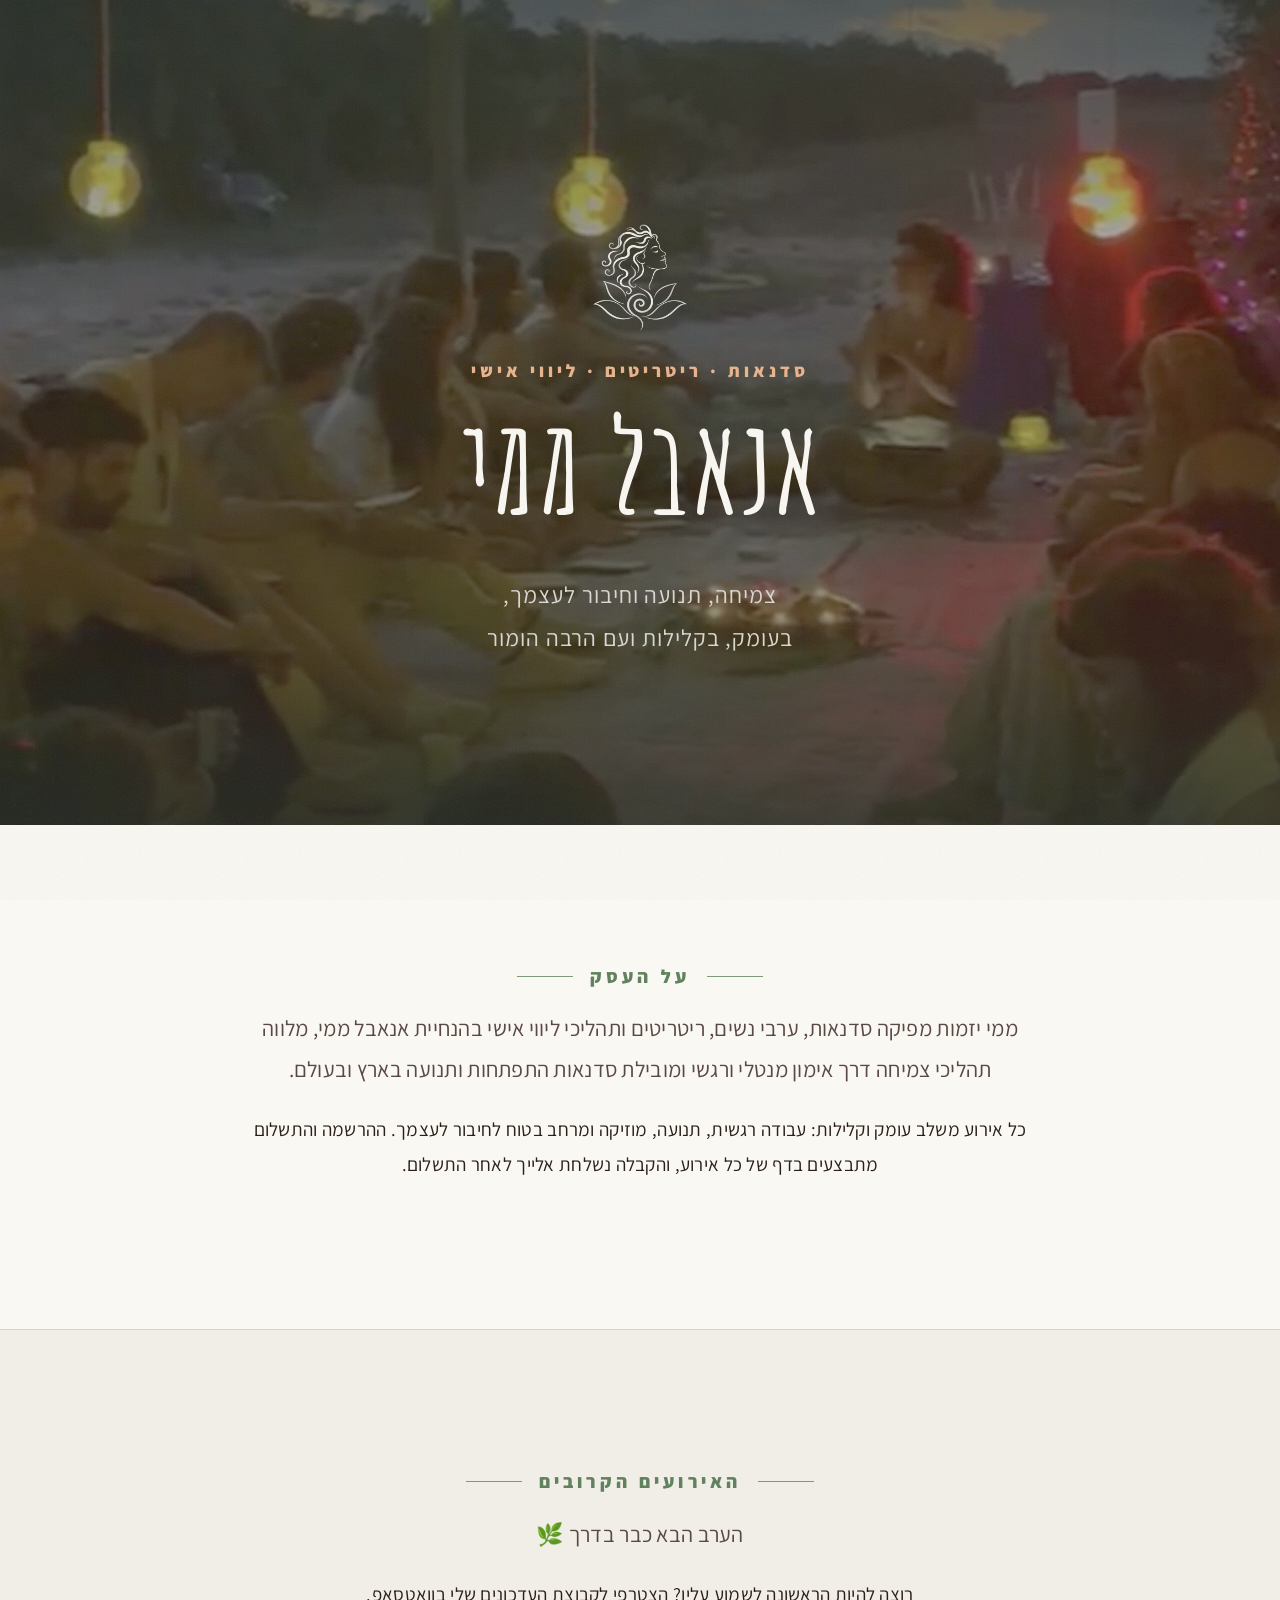
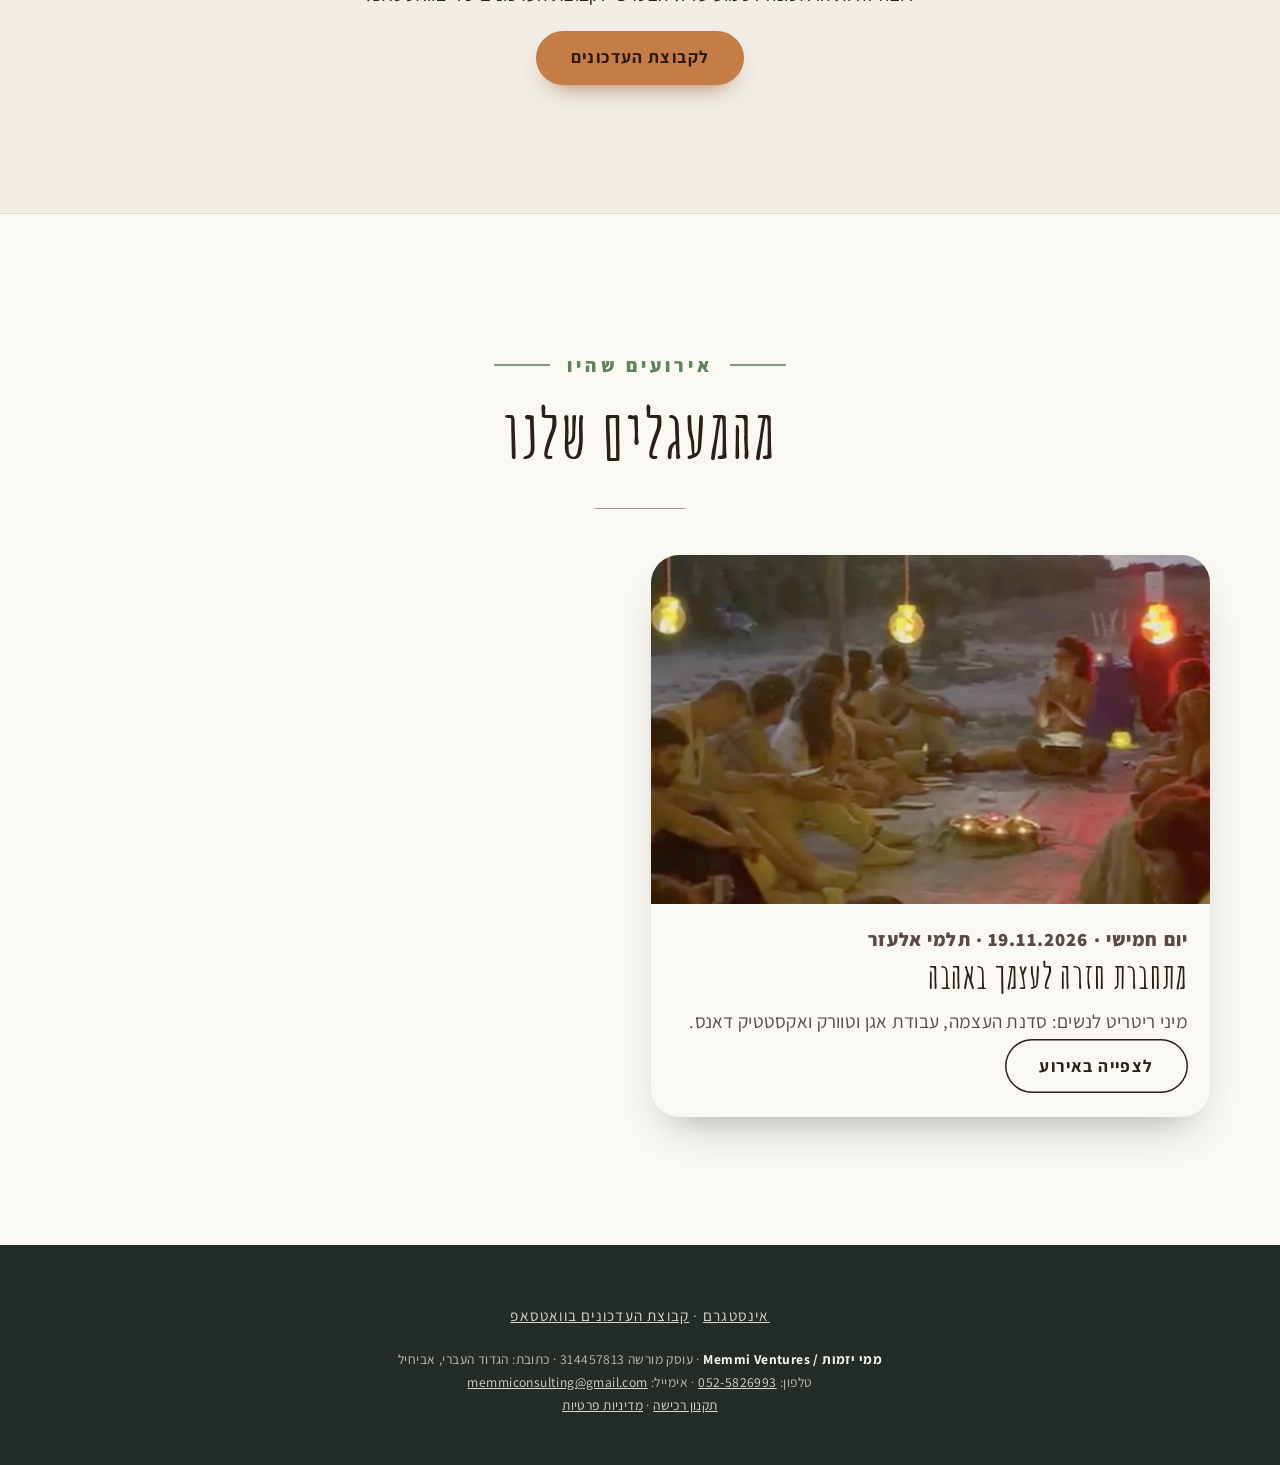
<file: index.html>
<!doctype html>
<html lang="he" dir="rtl">
<head>
  <meta charset="utf-8">
  <meta name="viewport" content="width=device-width, initial-scale=1, viewport-fit=cover">
  <title>אנאבל ממי · ממי יזמות · אירועים וסדנאות</title>
  <meta name="description" content="סדנאות, ריטריטים וערבי נשים עם אנאבל ממי.">
  <meta name="theme-color" content="#2E4038">
  <meta property="og:title" content="אנאבל ממי · אירועים וסדנאות">
  <meta property="og:image" content="https://annabellememmi.github.io/Annabelle-workshops-retreats-1-on-1/assets/img/og-reconnect-bright.jpg">
  <link rel="icon" href="data:image/svg+xml,<svg xmlns='http://www.w3.org/2000/svg' viewBox='0 0 100 100'><text y='.9em' font-size='90'>🌿</text></svg>">
  <link rel="preconnect" href="https://fonts.googleapis.com">
  <link rel="preconnect" href="https://fonts.gstatic.com" crossorigin>
  <link href="https://fonts.googleapis.com/css2?family=Amatic+SC:wght@400;700&family=Assistant:wght@400;600;700;800&display=swap" rel="stylesheet">
  <link rel="stylesheet" href="assets/css/style.css?v=20261103e">
  <style>
    .events { display: grid; gap: 22px; margin-top: 2.4em; }
    @media (min-width: 760px) { .events { grid-template-columns: repeat(2, 1fr); } }
    .event-card { display: block; border-radius: var(--radius); overflow: hidden; background: var(--cream); color: var(--ink); text-decoration: none; box-shadow: var(--shadow); text-align: start; transition: transform .2s ease; }
    .event-card:hover { transform: translateY(-4px); }
    .event-card img { width: 100%; aspect-ratio: 16 / 10; object-fit: cover; }
    .event-card div { padding: 20px 22px 24px; }
    .event-card h2 { font-size: 2.2rem; margin-bottom: .2em; }
    .event-card p { margin: 0; color: var(--ink-soft); }
    .event-card .eyebrow { display: block; letter-spacing: .06em; line-height: 1.6; }
    .event-card .eyebrow::before, .event-card .eyebrow::after { display: none; }
    .event-card__price { font-weight: 700; color: var(--earth) !important; margin: .8em 0 1em !important; }
    .event-card .btn { pointer-events: none; }
  </style>
</head>
<body>
  <section class="hero" style="min-height: 70svh;">
    <img class="hero__bg" src="assets/img/workshop-circle-bright.jpg" alt="">
    <div class="hero__content">
      <span class="logo__mark" style="margin:0 auto 1.2em"><img src="assets/img/logo-white.png" alt="הלוגו של אנאבל ממי" width="420" height="420"></span>
      <p class="kicker">סדנאות · ריטריטים · ליווי אישי</p>
      <h1>אנאבל ממי</h1>
      <p class="hero__tagline">צמיחה, תנועה וחיבור לעצמך, בעומק, בקלילות ועם הרבה הומור</p>
    </div>
  </section>
  <main>
    <section class="section section--cream">
      <div class="wrap wrap--narrow center">
        <p class="eyebrow">על העסק</p>
        <p class="lead">ממי יזמות מפיקה סדנאות, ערבי נשים, ריטריטים ותהליכי ליווי אישי בהנחיית אנאבל ממי,
          מלווה תהליכי צמיחה דרך אימון מנטלי ורגשי ומובילת סדנאות התפתחות ותנועה בארץ ובעולם.</p>
        <p>כל אירוע משלב עומק וקלילות: עבודה רגשית, תנועה, מוזיקה ומרחב בטוח לחיבור לעצמך.
          ההרשמה והתשלום מתבצעים בדף של כל אירוע, והקבלה נשלחת אלייך לאחר התשלום.</p>
      </div>
    </section>

    <section class="section section--paper" id="next">
      <div class="wrap wrap--narrow center">
        <p class="eyebrow">האירועים הקרובים</p>
        <p class="lead">הערב הבא כבר בדרך 🌿</p>
        <p>רוצה להיות הראשונה לשמוע עליו? הצטרפי לקבוצת העדכונים שלי בוואטסאפ.</p>
        <a class="btn" href="https://chat.whatsapp.com/Dou0kksJlg2AmYRe2pUojQ" target="_blank" rel="noopener">לקבוצת העדכונים</a>
      </div>
    </section>

    <section class="section section--cream" id="past">
      <div class="wrap center">
        <p class="eyebrow">אירועים שהיו</p>
        <h2 class="section-title section-title--rule">מהמעגלים שלנו</h2>
        <!-- To add a past event: copy a card below and point it at its folder in events/ -->
        <div class="events">
          <a class="event-card" href="events/reconnect-nov-2026/">
            <img src="assets/img/og-reconnect-bright.jpg" alt="מעגל נשים בסדנה" loading="lazy">
            <div>
              <p class="eyebrow">יום חמישי · 19.11.2026 · תלמי אלעזר</p>
              <h2>מתחברת חזרה לעצמך באהבה</h2>
              <p>מיני ריטריט לנשים: סדנת העצמה, עבודת אגן וטוורק ואקסטטיק דאנס.</p>
              <span class="btn btn--ghost">לצפייה באירוע</span>
            </div>
          </a>
        </div>
      </div>
    </section>
  </main>

  <footer class="footer" style="padding-bottom: 48px;">
    <p><a href="https://www.instagram.com/anabellos5">אינסטגרם</a> · <a href="https://chat.whatsapp.com/Dou0kksJlg2AmYRe2pUojQ">קבוצת העדכונים בוואטסאפ</a></p>
    <div class="footer__biz">
      <p><strong>ממי יזמות / Memmi Ventures</strong> · עוסק מורשה 314457813 · כתובת: הגדוד העברי, אביחיל</p>
      <p>טלפון: <a href="tel:+972525826993">052-5826993</a> · אימייל: <a href="mailto:memmiconsulting@gmail.com">memmiconsulting@gmail.com</a></p>
      <p><a href="terms.html">תקנון רכישה</a> · <a href="privacy.html">מדיניות פרטיות</a></p>
    </div>
  </footer>
</body>
</html>
</file>
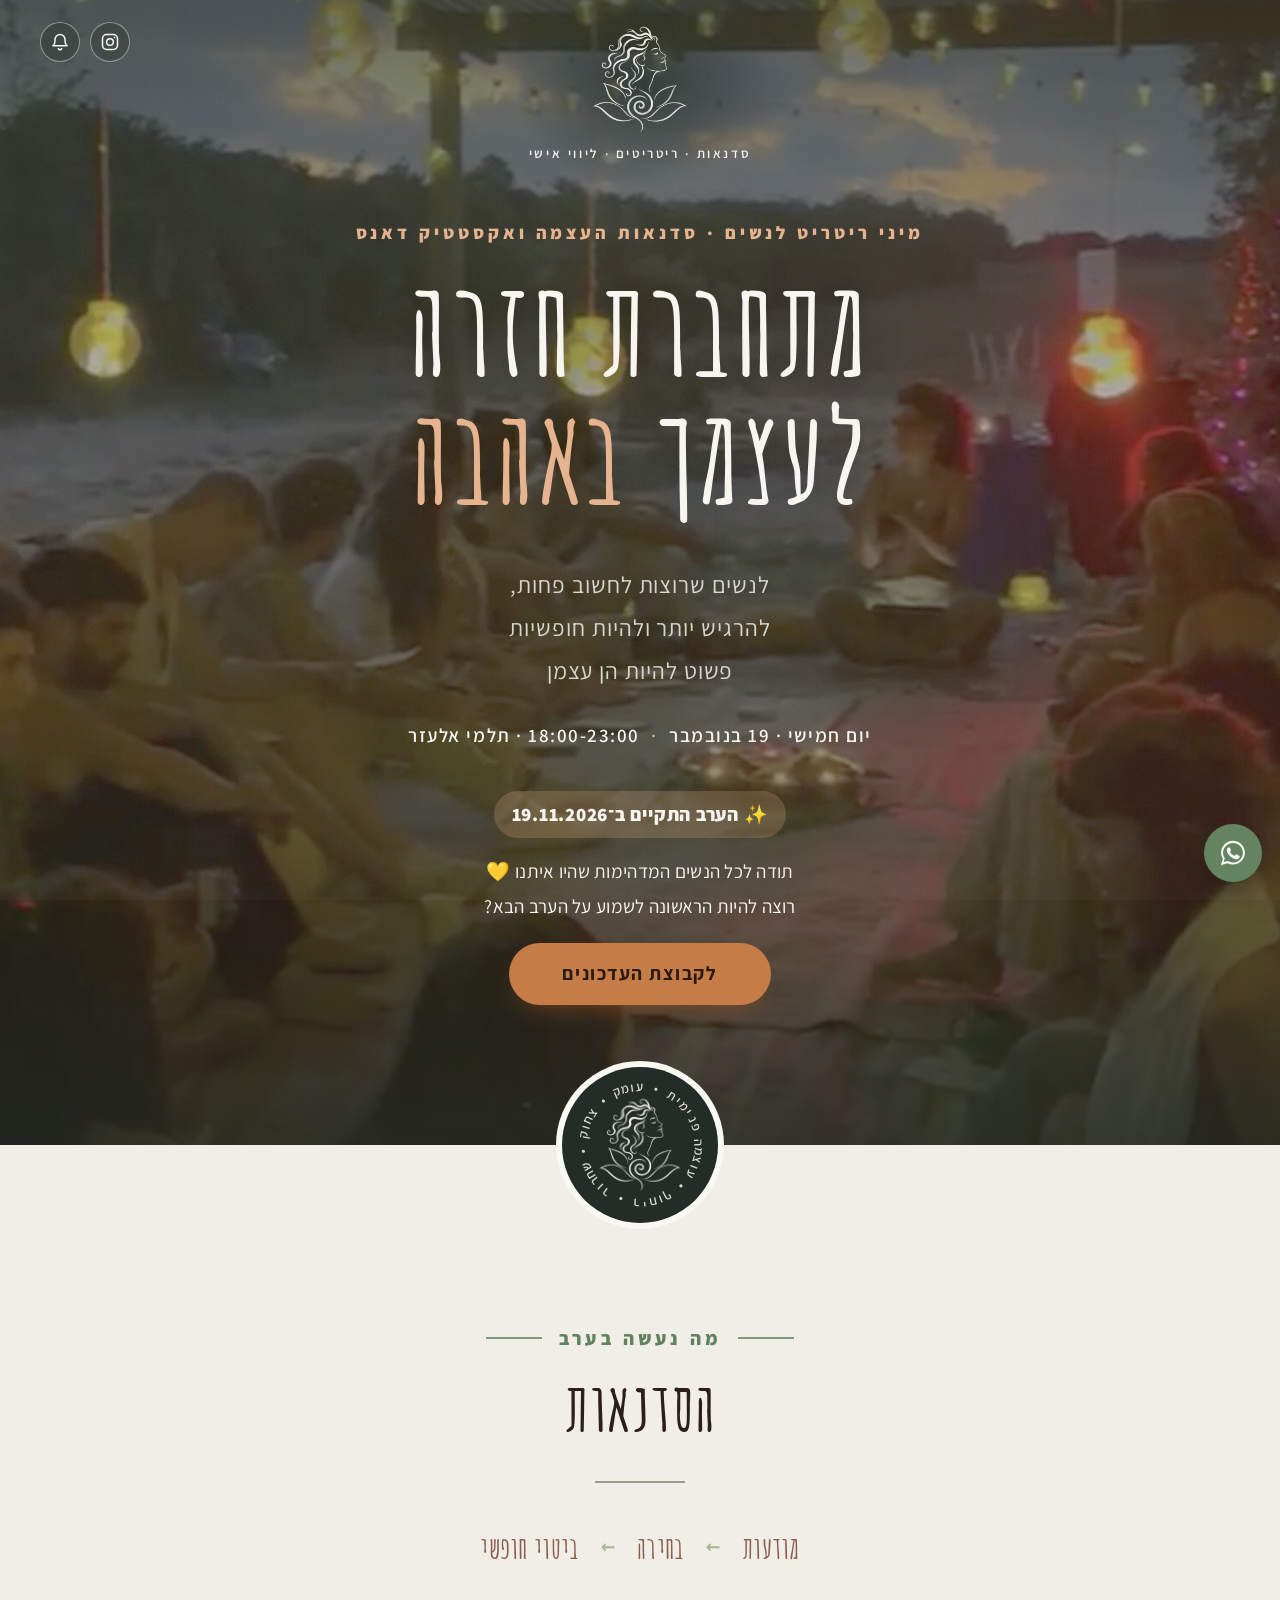
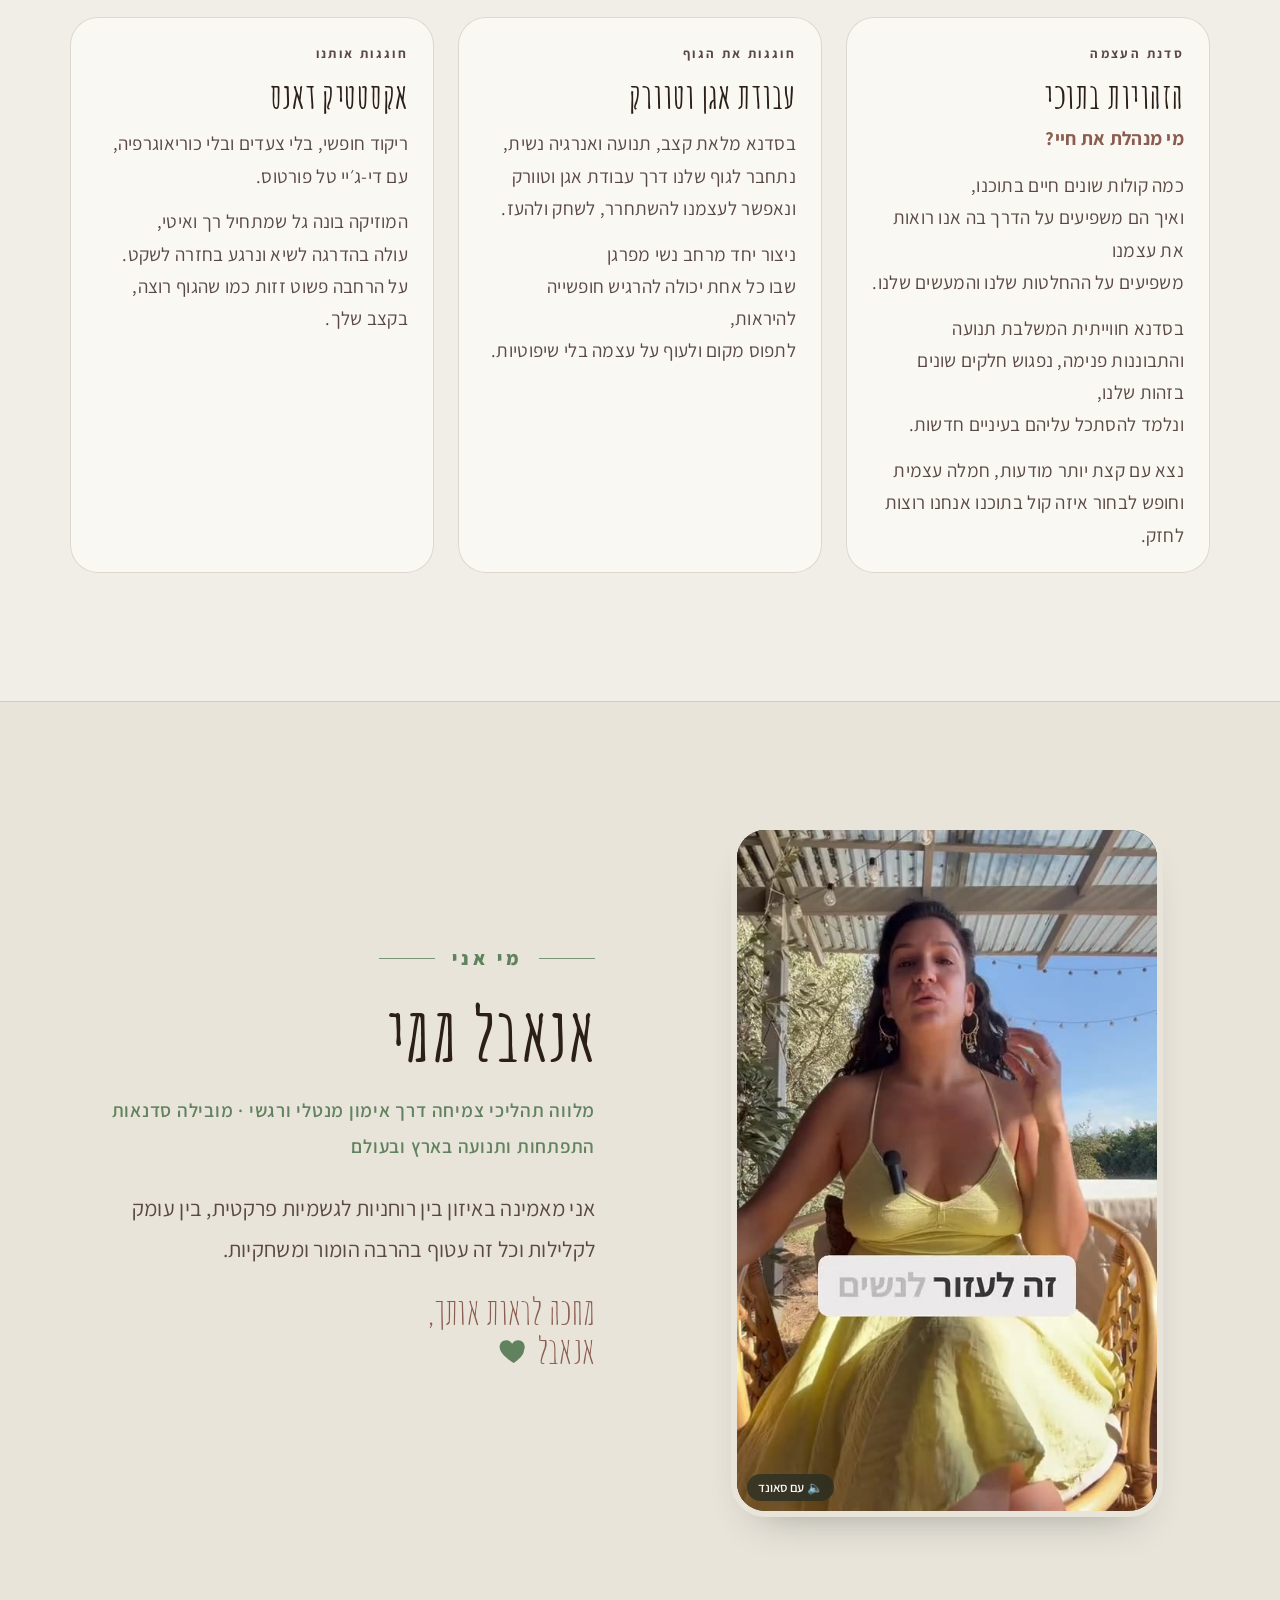
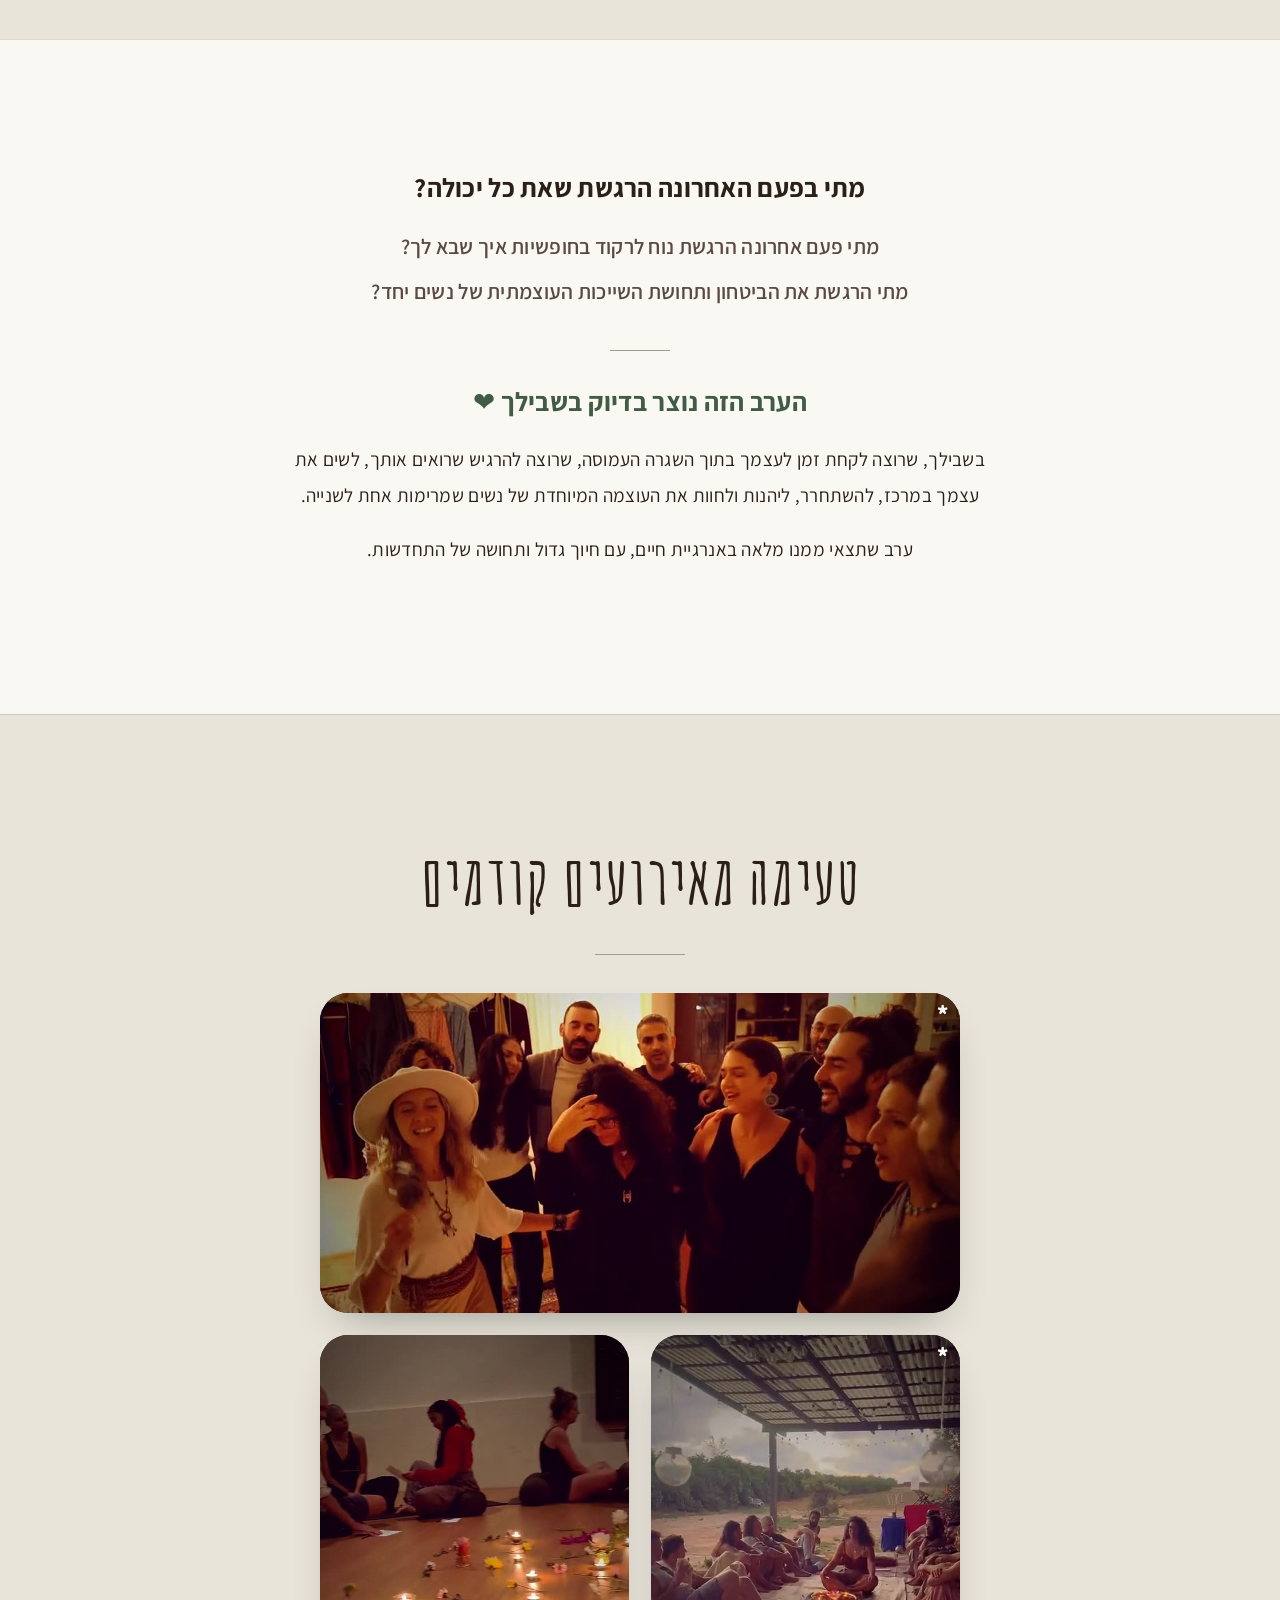
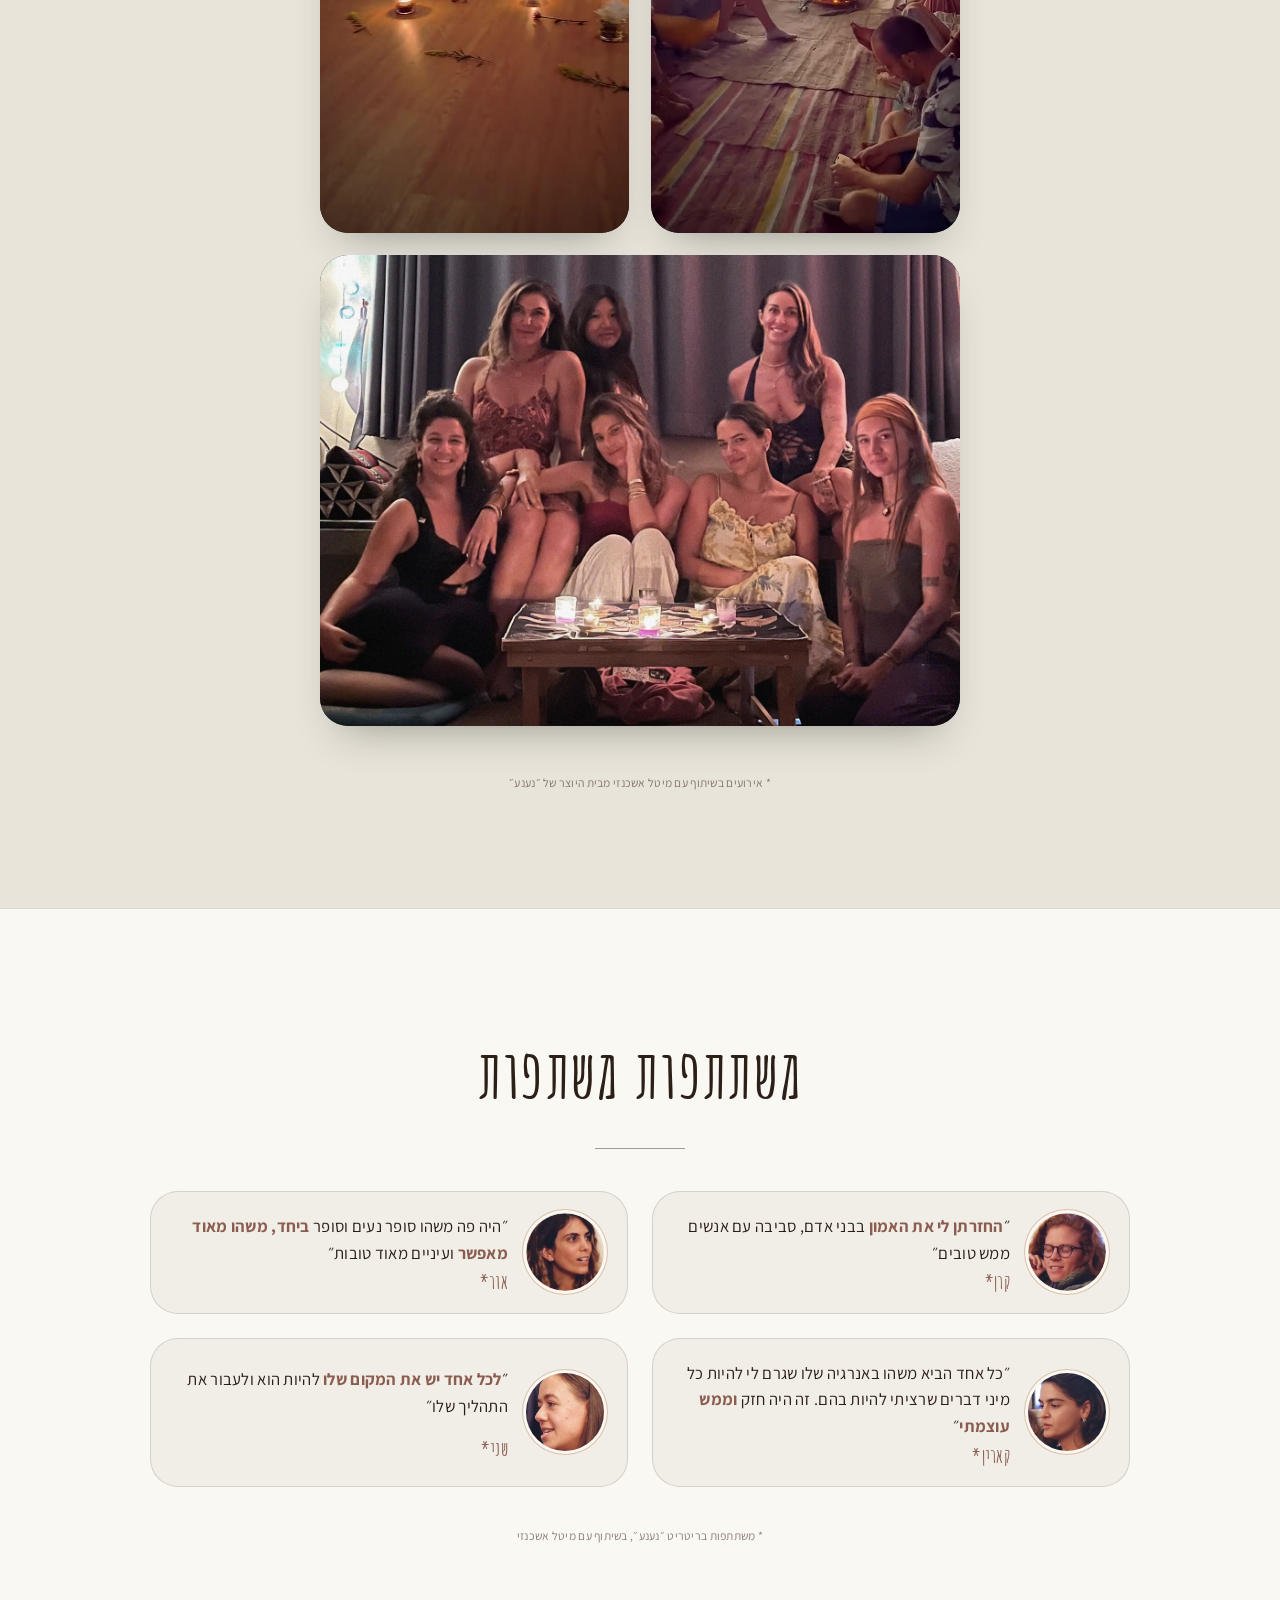
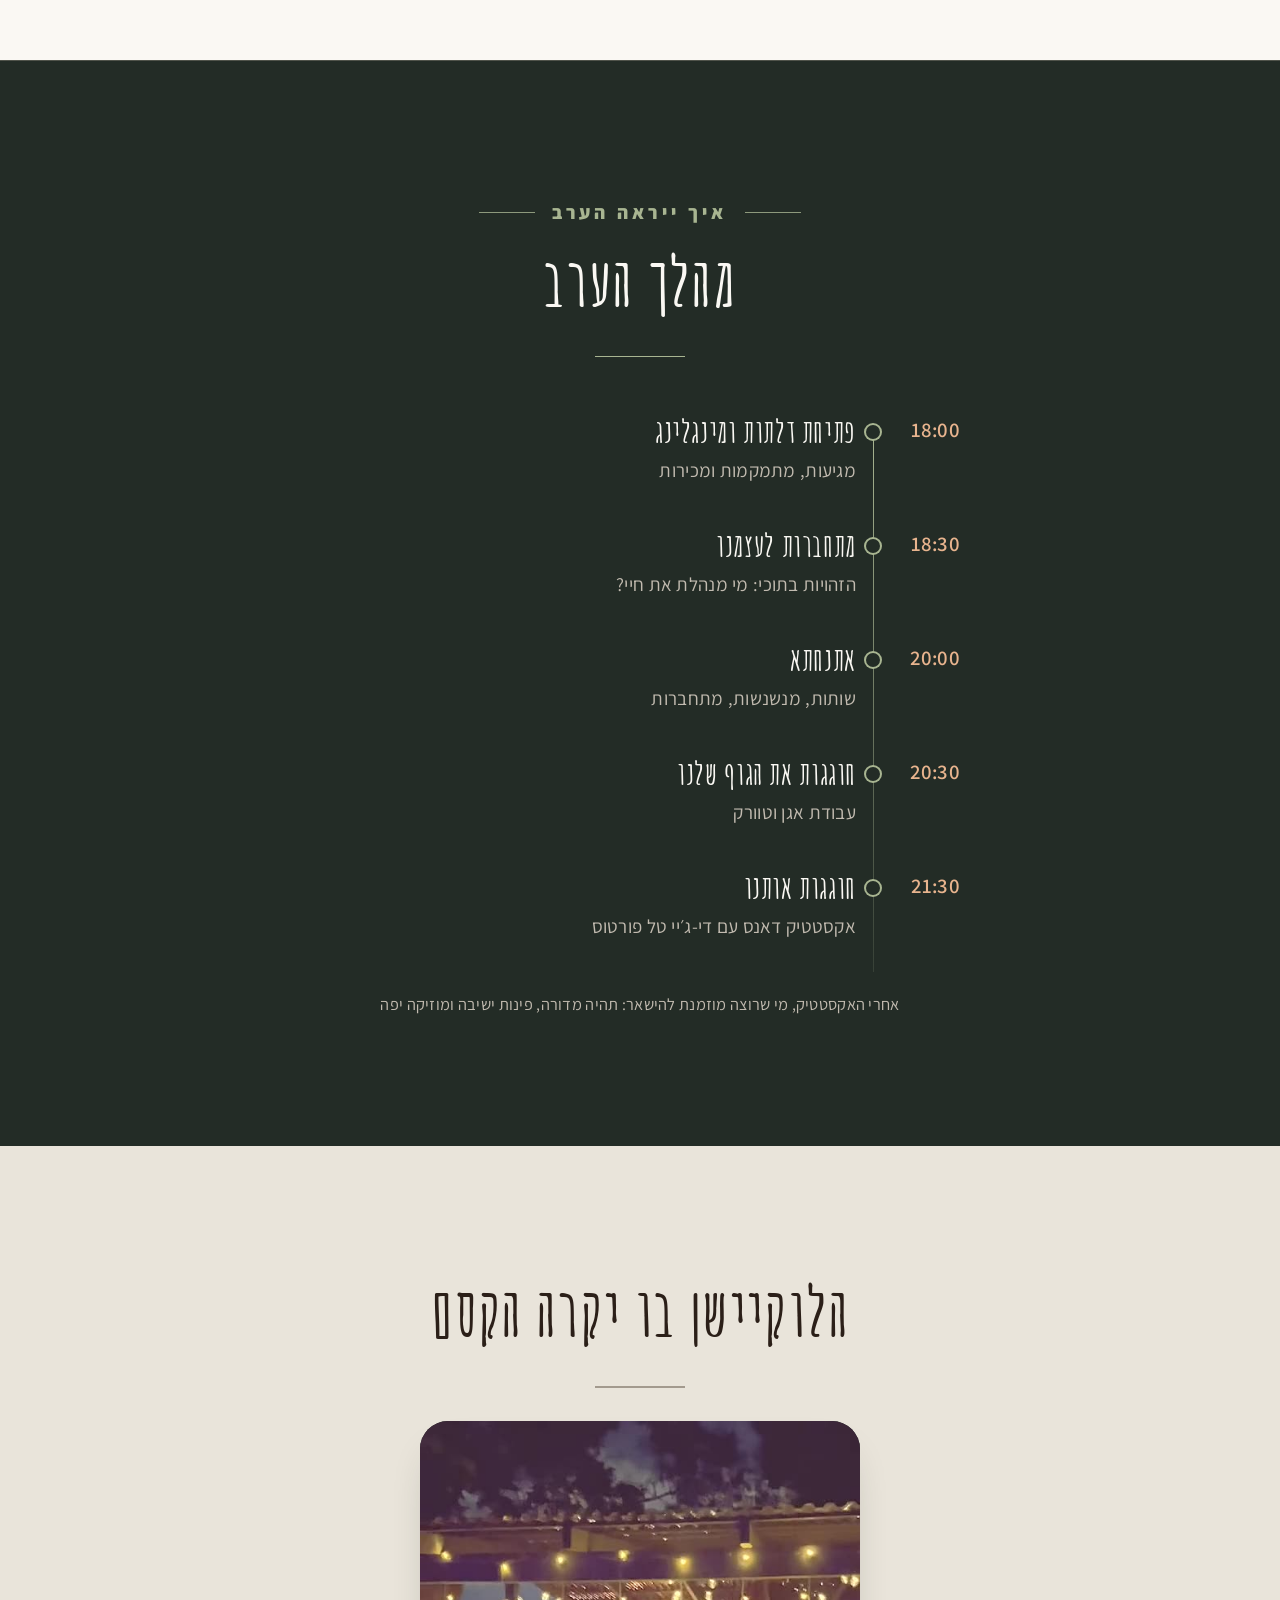
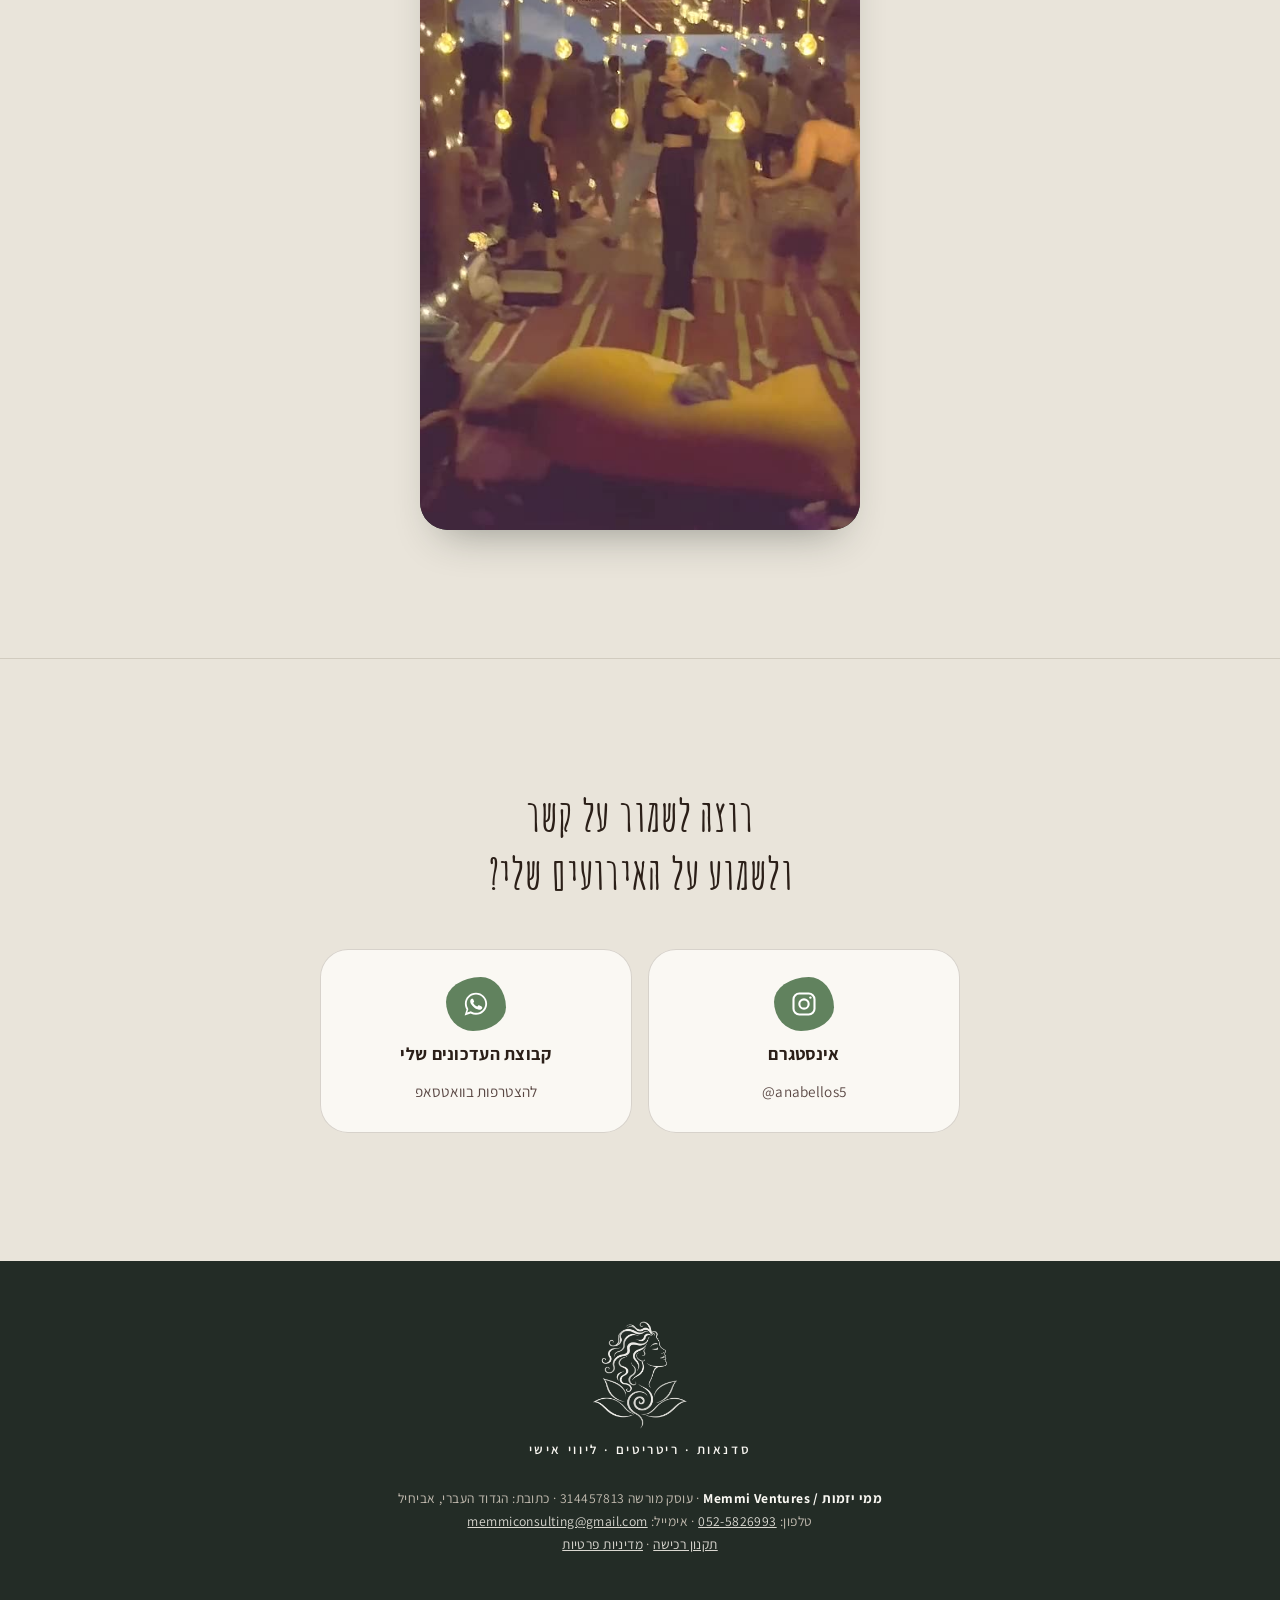
<file: events/reconnect-nov-2026/index.html>
<!doctype html>
<html lang="he" dir="rtl">
<head>
  <meta charset="utf-8">
  <meta name="viewport" content="width=device-width, initial-scale=1, viewport-fit=cover">
  <title>מתחברת חזרה לעצמך באהבה · מיני ריטריט לנשים עם אנאבל ממי</title>
  <meta name="description" content="מיני ריטריט לנשים · סדנאות העצמה ואקסטטיק דאנס · יום חמישי 19.11 · תלמי אלעזר. עומק, צחוק, שחרור ותחושת עוצמה פנימית. ערב אחד שכולו בשבילך.">
  <meta name="theme-color" content="#2E4038">

  <!-- link preview (WhatsApp / Instagram / Facebook) -->
  <meta property="og:type" content="website">
  <meta property="og:locale" content="he_IL">
  <meta property="og:title" content="מתחברת חזרה לעצמך באהבה 🌿 מיני ריטריט לנשים · 19.11">
  <meta property="og:description" content="מיני ריטריט לנשים: סדנאות העצמה ואקסטטיק דאנס לנשים שרוצות להרגיש מועצמות, קלילות ומחוברות יותר. תלמי אלעזר · מספר מקומות מוגבל.">
  <meta property="og:image" content="https://annabellememmi.github.io/Annabelle-workshops-retreats-1-on-1/assets/img/og-reconnect-bright.jpg">
  <meta property="og:url" content="https://annabellememmi.github.io/Annabelle-workshops-retreats-1-on-1/events/reconnect-nov-2026/">
  <meta name="twitter:card" content="summary_large_image">

  <link rel="icon" href="data:image/svg+xml,<svg xmlns='http://www.w3.org/2000/svg' viewBox='0 0 100 100'><text y='.9em' font-size='90'>🌿</text></svg>">
  <link rel="preconnect" href="https://fonts.googleapis.com">
  <link rel="preconnect" href="https://fonts.gstatic.com" crossorigin>
  <link href="https://fonts.googleapis.com/css2?family=Amatic+SC:wght@400;700&family=Assistant:wght@400;600;700;800&display=swap" rel="stylesheet">
  <link rel="stylesheet" href="../../assets/css/style.css?v=20261124a">

  <script>
    /* ===== Event settings: edit here ===== */
    window.EVENT = {
      id: "reconnect-2026-11-12",
      // Ticket price (including VAT) and its payment links
      ticket: {
        price: 250,
        bit: "https://www.bitpay.co.il/app/share-info?i=iEYSJx40&j=true",
        paybox: "https://links.payboxapp.com/6dYD530vw7b"
      },
      // Bring-a-friend price (each pays this). Links still to be created for 220.
      friend: {
        price: 220,
        bit: "",     // TODO: Bit link for 220
        paybox: "https://links.payboxapp.com/Dokq3pctL7b"
      },
      // Special-offer link: ...?deal=20 opens the form at this price (20% off 250).
      discount: {
        code: "20",
        price: 200,
        bit: "https://www.bitpay.co.il/app/share-info?i=34uLw4hk&j=true",
        paybox: "https://links.payboxapp.com/VowK4cu797b"
      },
      // Optional price increase. Set to null for one fixed price, or e.g.
      // { from: "2026-11-05T00:00:00+02:00", price: 280, bit: "...", paybox: "..." }
      later: null,
      // Google Apps Script web-app URL that saves registrations to a Google Sheet (see apps-script/README.md)
      sheetEndpoint: "https://script.google.com/macros/s/AKfycbyaLSPYyPAS6K3epxwnex7vxv6HFdFabfDW6fXOlYTtv9wOuFW1PM8F-OgExNPnTjtp/exec",
      whatsappPhone: "972525826993",
      // Registration full: set to true when 20 have signed up. Every sign-up button then shows
      // "ההרשמה מלאה" and invites her to the WhatsApp group below instead of the form.
      full: false,
      // The event took place: registration is closed and the page stays up as a record of it.
      past: true,
      fullGroup: ""   // TODO: link to the WhatsApp group for future events
    };
    if (window.EVENT.past) document.documentElement.classList.add("is-past");
  </script>
</head>
<body>

  <header class="topbar">
    <a class="logo" href="../../">
      <span class="logo__mark"><img src="../../assets/img/logo-white.png" alt="הלוגו של אנאבל ממי" width="420" height="420"></span>
      <span class="logo__tagline">סדנאות · ריטריטים · ליווי אישי</span>
    </a>
    <nav class="topbar__social" aria-label="רשתות חברתיות">
      <a href="https://www.instagram.com/anabellos5" target="_blank" rel="noopener" aria-label="אינסטגרם" title="אינסטגרם"><svg viewBox="0 0 24 24" aria-hidden="true" fill="none" stroke="currentColor" stroke-width="1.8"><rect x="3" y="3" width="18" height="18" rx="5"/><circle cx="12" cy="12" r="4"/><circle cx="17.5" cy="6.5" r="1" fill="currentColor" stroke="none"/></svg></a>
      <a href="https://chat.whatsapp.com/Dou0kksJlg2AmYRe2pUojQ" target="_blank" rel="noopener" aria-label="קבוצת העדכונים בוואטסאפ" title="קבוצת העדכונים"><svg viewBox="0 0 24 24" aria-hidden="true" fill="none" stroke="currentColor" stroke-width="1.8" stroke-linecap="round" stroke-linejoin="round"><path d="M6 9a6 6 0 1 1 12 0c0 6 2.5 7.5 2.5 7.5h-17S6 15 6 9Z"/><path d="M10 20a2.2 2.2 0 0 0 4 0"/></svg></a>
    </nav>
  </header>

  <main>
    <!-- ================= HERO ================= -->
    <section class="hero" id="top">
      <img class="hero__bg" src="../../assets/img/workshop-circle-bright.jpg" alt="" fetchpriority="high">
      <div class="hero__content">
        <p class="kicker">מיני ריטריט לנשים · סדנאות העצמה ואקסטטיק דאנס</p>
        <h1>מתחברת חזרה<br>לעצמך <em>באהבה</em></h1>
        <p class="hero__tagline">לנשים שרוצות <span class="nw">לחשוב פחות,</span> <span class="nw">להרגיש יותר</span> <span class="nw">ולהיות חופשיות</span> <span class="nw">פשוט להיות הן עצמן</span></p>
        <p class="hero__meta"><span>יום חמישי · 19 בנובמבר</span><i>·</i><span><bdi>18:00-23:00</bdi> · תלמי אלעזר</span></p>
        <a class="btn btn--lg" href="#tickets" data-open-register>קחי אותי להרשמה</a>
        <button class="btn btn--perk hero__friend" type="button" data-open-register data-with-friend>באה עם חברה? מחכה לכן הטבה 🎁</button>
        <p class="hero__price">קבוצה אינטימית של עד 20 נשים</p>
        <div class="past-only past-note">
          <p class="past-note__tag">✨ הערב התקיים ב־19.11.2026</p>
          <p>תודה לכל הנשים המדהימות שהיו איתנו 💛<br>רוצה להיות הראשונה לשמוע על הערב הבא?</p>
          <a class="btn btn--lg" href="https://chat.whatsapp.com/Dou0kksJlg2AmYRe2pUojQ" target="_blank" rel="noopener">לקבוצת העדכונים</a>
        </div>
      </div>
    </section>

    <!-- ================= WORKSHOPS ================= -->
    <section class="section section--paper has-badge" id="workshops">
      <div class="badge" aria-hidden="true">
        <span class="badge__ring" data-ring="עומק • צחוק • שחרור • ריחוף • עוצמה פנימית • "></span>
        <span class="badge__mark"><img src="../../assets/img/logo-white.png" alt="" width="420" height="420"></span>
      </div>
      <div class="wrap">
        <div class="center reveal">
          <p class="eyebrow">מה נעשה בערב</p>
          <h2 class="section-title section-title--rule">הסדנאות</h2>
          <p class="journey"><span>מודעות</span><i aria-hidden="true">←</i><span>בחירה</span><i aria-hidden="true">←</i><span>ביטוי חופשי</span></p>
        </div>
        <div class="workshops">
          <article class="workshop reveal">
            <p class="workshop__tag">סדנת העצמה</p>
            <h3>הזהויות בתוכי</h3>
            <p class="workshop__sub">מי מנהלת את חיי?</p>
            <p>כמה קולות שונים חיים בתוכנו,<br>
              ואיך הם משפיעים על הדרך בה אנו רואות את עצמנו<br>
              משפיעים על ההחלטות שלנו והמעשים שלנו.</p>
            <p>בסדנא חווייתית המשלבת תנועה<br>
              והתבוננות פנימה, נפגוש חלקים שונים בזהות שלנו,<br>
              ונלמד להסתכל עליהם בעיניים חדשות.</p>
            <p>נצא עם קצת יותר מודעות, חמלה עצמית<br>
              וחופש לבחור איזה קול בתוכנו אנחנו רוצות לחזק.</p>
          </article>
          <article class="workshop reveal">
            <p class="workshop__tag">חוגגות את הגוף</p>
            <h3>עבודת אגן וטוורק</h3>
            <p>בסדנא מלאת קצב, תנועה ואנרגיה נשית,<br>
              נתחבר לגוף שלנו דרך עבודת אגן וטוורק<br>
              ונאפשר לעצמנו להשתחרר, לשחק ולהעז.</p>
            <p>ניצור יחד מרחב נשי מפרגן<br>
              שבו כל אחת יכולה להרגיש חופשייה להיראות,<br>
              לתפוס מקום ולעוף על עצמה בלי שיפוטיות.</p>
          </article>
          <article class="workshop reveal">
            <p class="workshop__tag">חוגגות אותנו</p>
            <h3>אקסטטיק דאנס</h3>
            <p>ריקוד חופשי, בלי צעדים ובלי כוריאוגרפיה,<br>
              עם די-ג׳יי טל פורטוס.</p>
            <p>המוזיקה בונה גל שמתחיל רך ואיטי,<br>
              עולה בהדרגה לשיא ונרגע בחזרה לשקט.<br>
              על הרחבה פשוט זזות כמו שהגוף רוצה, בקצב שלך.</p>
          </article>
        </div>
      </div>
    </section>

    <!-- ================= ABOUT + VIBE ================= -->
    <section class="section section--sand" id="about">
      <div class="wrap vibe">
        <div class="video-card video-card--lg video-card--talk reveal">
          <video src="../../assets/video/annabelle-talk-v3.mp4" poster="../../assets/img/annabelle-talk-poster-v3.jpg" autoplay muted loop playsinline preload="auto" aria-label="אנאבל מספרת על הערב"></video>
          <button class="video-card__unmute" type="button" data-unmute>🔈 עם סאונד</button>
        </div>
        <div class="reveal about__text">
          <p class="eyebrow">מי אני</p>
          <h2 class="about__name">אנאבל ממי</h2>
          <p class="about__role">מלווה תהליכי צמיחה דרך אימון מנטלי ורגשי · מובילה סדנאות התפתחות ותנועה בארץ ובעולם</p>
          <p class="lead">אני מאמינה באיזון בין רוחניות לגשמיות פרקטית, בין עומק לקלילות וכל זה עטוף בהרבה הומור ומשחקיות.</p>
          <p class="signature">מחכה לראות אותך,<br>אנאבל <svg class="heart" viewBox="0 0 24 24" aria-label="לב"><path fill="currentColor" d="M12 21s-7.5-4.6-9.6-9.3C.9 8.3 2.9 4.5 6.6 4.5c2.1 0 3.5 1.1 4.4 2.5.9-1.4 2.3-2.5 4.4-2.5 3.7 0 5.7 3.8 4.2 7.2C19.5 16.4 12 21 12 21Z"/></svg></p>
        </div>
      </div>
    </section>

    <!-- ================= FOR WHO ================= -->
    <section class="section section--cream" id="story">
      <div class="wrap wrap--narrow center invite reveal">
        <p class="invite__big">מתי בפעם האחרונה הרגשת שאת כל יכולה?</p>
        <p class="invite__q">מתי פעם אחרונה הרגשת נוח לרקוד בחופשיות איך שבא לך?</p>
        <p class="invite__q">מתי הרגשת את הביטחון ותחושת השייכות העוצמתית של נשים יחד?</p>
        <p class="invite__big invite__for">הערב הזה נוצר בדיוק בשבילך ❤️</p>
        <p>בשבילך, שרוצה לקחת זמן לעצמך בתוך השגרה העמוסה, שרוצה להרגיש שרואים אותך, לשים את עצמך במרכז, להשתחרר, ליהנות ולחוות את העוצמה המיוחדת של נשים שמרימות אחת לשנייה.</p>
        <p>ערב שתצאי ממנו מלאה באנרגיית חיים, עם חיוך גדול ותחושה של התחדשות.</p>
        <a class="btn btn--lg" href="#tickets" data-open-register>כן! אני רוצה ערב כזה</a>
        <p class="friend-note"><button class="btn btn--perk btn--perk-dark" type="button" data-friend-perk aria-expanded="false" aria-controls="friend-panel">מגיעה עם חברה? מחכה לכן הטבה 🎁</button></p>
        <div class="friend-panel" id="friend-panel" hidden>
          <p><strong>כשבאות יחד, כל אחת משלמת 220 ₪<br>במקום 250 ₪.</strong></p>
          <p>כל אחת נרשמת ומשלמת בעצמה. אחרי שתסיימי, תקבלי הזמנה מוכנה לשלוח לחברה שלך, והיא תירשם בלחיצה עם אותה הטבה.</p>
          <button class="btn" type="button" data-open-register data-with-friend>להרשמה עם חברה</button>
        </div>
      </div>
    </section>

    <!-- ================= TASTE OF PAST EVENTS ================= -->
    <!-- To add media: copy a <figure class="taste__item"> (video or img) into .taste__grid -->
    <section class="section section--sand taste" id="taste">
      <div class="wrap center">
        <div class="reveal">
          <h2 class="section-title section-title--rule">טעימה מאירועים קודמים</h2>
        </div>
        <div class="taste__grid">
          <figure class="taste__item taste__item--landscape taste__item--top reveal has-star">
            <video src="../../assets/video/past-dance-circle-warm.mp4" poster="../../assets/img/past-dance-circle-warm-poster.jpg" autoplay muted loop playsinline preload="auto" aria-label="מעגל ריקוד ושירה באירוע קודם"></video>
            <span class="taste__star" aria-hidden="true">*</span>
          </figure>
          <figure class="taste__item reveal has-star">
            <video src="../../assets/video/past-field-warm.mp4" poster="../../assets/img/past-field-warm-poster.jpg" autoplay muted loop playsinline preload="auto" aria-label="סרטון קצר ממעגל נשים"></video>
            <span class="taste__star" aria-hidden="true">*</span>
          </figure>
          <figure class="taste__item reveal">
            <video src="../../assets/video/past-studio-warm.mp4" poster="../../assets/img/past-studio-warm-poster.jpg" autoplay muted loop playsinline preload="auto" aria-label="מעגל עם נרות ופרחים בסדנה קודמת"></video>
          </figure>
          <figure class="taste__item taste__item--wide taste__item--bottom reveal">
            <img src="../../assets/img/past-women-circle-natural.jpg" alt="נשים במעגל סביב שולחן נרות בסדנה קודמת" loading="lazy" width="1400" height="1032">
          </figure>
        </div>
        <p class="taste__note">* אירועים בשיתוף עם מיטל אשכנזי מבית היוצר של ״נענע״</p>
      </div>
    </section>

    <!-- ================= TESTIMONIALS ================= -->
    <section class="section section--cream" id="voices">
      <div class="wrap">
        <div class="center reveal">
          <h2 class="section-title section-title--rule">משתתפות משתפות</h2>
        </div>
        <div class="quotes">
          <figure class="quote reveal">
            <img src="../../assets/img/testimonials/keren.jpg" alt="קרן" width="240" height="240" loading="lazy">
            <blockquote>״<mark>החזרתן לי את האמון</mark> בבני אדם, סביבה עם אנשים ממש טובים״</blockquote>
            <figcaption>קרן*</figcaption>
          </figure>
          <figure class="quote reveal">
            <img src="../../assets/img/testimonials/or.jpg" alt="אור" width="240" height="240" loading="lazy">
            <blockquote>״היה פה משהו סופר נעים וסופר <mark>ביחד, משהו מאוד מאפשר</mark> ועיניים מאוד טובות״</blockquote>
            <figcaption>אור*</figcaption>
          </figure>
          <figure class="quote reveal">
            <img src="../../assets/img/testimonials/karin.jpg" alt="קארין" width="240" height="240" loading="lazy">
            <blockquote>״כל אחד הביא משהו באנרגיה שלו שגרם לי להיות כל מיני דברים שרציתי להיות בהם. זה היה חזק <mark>וממש עוצמתי</mark>״</blockquote>
            <figcaption>קארין*</figcaption>
          </figure>
          <figure class="quote reveal">
            <img src="../../assets/img/testimonials/shani.jpg" alt="שני" width="240" height="240" loading="lazy">
            <blockquote>״<mark>לכל אחד יש את המקום שלו</mark> להיות הוא ולעבור את התהליך שלו״</blockquote>
            <figcaption>שני*</figcaption>
          </figure>
        </div>
        <p class="taste__note">* משתתפות בריטריט ״נענע״, בשיתוף עם מיטל אשכנזי</p>
      </div>
    </section>

    <!-- ================= AGENDA ================= -->
    <section class="section section--night" id="agenda">
      <div class="wrap wrap--narrow">
        <div class="center reveal">
          <p class="eyebrow">איך ייראה הערב</p>
          <h2 class="section-title section-title--rule">מהלך הערב</h2>
        </div>
        <ol class="timeline">
          <li class="reveal"><time>18:00</time><div><h3>פתיחת דלתות ומינגלינג</h3><p>מגיעות, מתמקמות ומכירות</p></div></li>
          <li class="reveal"><time>18:30</time><div><h3>מתחברות לעצמנו</h3><p>הזהויות בתוכי: מי מנהלת את חיי?</p></div></li>
          <li class="reveal"><time>20:00</time><div><h3>אתנחתא</h3><p>שותות, מנשנשות, מתחברות</p></div></li>
          <li class="reveal"><time>20:30</time><div><h3>חוגגות את הגוף שלנו</h3><p>עבודת אגן וטוורק</p></div></li>
          <li class="reveal is-highlight"><time>21:30</time><div><h3>חוגגות אותנו</h3><p>אקסטטיק דאנס עם די-ג׳יי טל פורטוס</p></div></li>
        </ol>
        <p class="timeline__after reveal">אחרי האקסטטיק, מי שרוצה מוזמנת להישאר: תהיה מדורה, פינות ישיבה ומוזיקה יפה</p>
      </div>
    </section>

    <!-- ================= OPENING VIDEO ================= -->
    <section class="section section--sand venue" id="venue">
      <div class="wrap center">
        <div class="reveal">
          <h2 class="section-title section-title--rule">הלוקיישן בו יקרה הקסם</h2>
        </div>
        <div class="venue__frame reveal" style="margin-top:1.6em">
          <video src="../../assets/video/ecstatic-night-warm.mp4" poster="../../assets/img/ecstatic-night-warm-poster.jpg" autoplay muted loop playsinline preload="auto" aria-label="נשים רוקדות אקסטטיק דאנס בערב תחת אורות"></video>
        </div>
      </div>
    </section>

    <!-- ================= PRACTICAL ================= -->
    <section class="section section--paper" id="faq">
      <div class="wrap wrap--narrow">
        <div class="center reveal">
          <p class="eyebrow">כל מה שצריך לדעת</p>
          <h2 class="section-title section-title--rule">פרטים חשובים</h2>
        </div>
        <div class="faq reveal">
          <details>
            <summary>מתי ואיפה?</summary>
            <div class="faq__body">
              <p class="faq-lines">יום חמישי, 19 בנובמבר, <bdi>18:00-23:00</bdi><br>
              תלמי אלעזר<br>
              המיקום המדויק והוראות הגעה<br>
              יישלחו לנרשמות בסמוך לאירוע 📍</p>
            </div>
          </details>
          <details>
            <summary>מה להביא?</summary>
            <div class="faq__body">
              <p class="faq-lines">בגדים נוחים ומשוחררים לטוורק ולאקסטטיק דאנס</p>
              <p class="faq-lines">ז׳קט/ שאל/ משהו חם ללילה</p>
              <p class="faq-lines">יחכה לנו שולחן שפע עם כל טוב</p>
            </div>
          </details>
          <details>
            <summary>מדיניות ביטול</summary>
            <div class="faq__body"><p class="faq-lines">ביטול השתתפות עד שבוע לפני האירוע<br>
              (עד 12 בנובמבר) יזכה בהחזר כספי מלא.<br>
              החל מתאריך 12 בנובמבר ואילך,<br>
              לא יתאפשר החזר כספי.</p></div>
          </details>
          <details>
            <summary>רוצה לבוא לבד ומתלבטת?</summary>
            <div class="faq__body"><p><strong>הערב מתאים מאוד גם לנשים שבאות לבד.</strong> זה בדיוק המקום להכיר נשים חדשות ומדהימות. <a href="https://wa.me/972525826993" target="_blank" rel="noopener">דברי איתי</a> ונעשה היכרות עוד לפני 💛</p>
              <p><strong>ואם יש לך חברה שתשמח להצטרף,</strong> כשבאות יחד כל אחת משלמת 220 ₪ במקום 250 ₪.</p></div>
          </details>
        </div>
      </div>
    </section>

    <!-- ================= TICKETS ================= -->
    <section class="section section--earth" id="tickets">
      <div class="wrap center">
        <div class="reveal">
          <p class="eyebrow">ההזמנה שלך</p>
          <h2 class="section-title">שמרי לעצמך מקום</h2>
        </div>
        <div class="tickets__row">
          <div class="video-card video-card--lg video-card--tickets reveal">
            <video data-vibe-video src="../../assets/video/annabelle-vibe.mp4" poster="../../assets/img/annabelle-vibe-poster.jpg" autoplay muted loop playsinline preload="auto" aria-label="סרטון קצר של אנאבל"></video>
            <button class="video-card__unmute" type="button" data-unmute>🔈 עם סאונד</button>
          </div>
        <div class="ticket reveal">
          <p class="ticket__label" data-price-label>מחיר כרטיס</p>
          <span class="ticket__old" data-price-old></span>
          <p class="ticket__price"><span data-price>250</span> <small>₪</small></p>
          <p class="ticket__vat">כולל מע״מ</p>
          <hr class="ticket__divider">
          <ul class="ticket__facts">
            <li>📅 יום חמישי · 19 בנובמבר · <bdi>18:00-23:00</bdi></li>
            <li>📍 תלמי אלעזר</li>
            <li>✨ סדנת העצמה · עבודת אגן וטוורק · אקסטטיק דאנס</li>
          </ul>
          <button class="btn btn--lg btn--block" type="button" data-open-register>קחי אותי להרשמה</button>
          <button class="btn btn--ghost btn--block ticket__friend" type="button" data-open-register data-with-friend>באה עם חברה? 🎁</button>
          <p class="ticket__note">תשלום מאובטח · ההרשמה כפופה <a href="../../terms.html" target="_blank" rel="noopener">לתקנון הרכישה</a></p>
          <span class="seats">מספר המקומות מוגבל :)</span>
        </div>
        </div>
      </div>
    </section>

    <!-- ================= CONTACT ================= -->
    <section class="section section--sand" id="remind">
      <div class="wrap center">
        <div class="remind reveal">
          <p class="talk-to-me">עוד לא בטוחה?<br>אשמח לשלוח לך תזכורת</p>
          <form class="remind__form" data-remind-form="page" novalidate>
            <div class="field">
              <label for="rm-name">שם</label>
              <input id="rm-name" name="name" type="text" autocomplete="name" required>
              <div class="field__error"></div>
            </div>
            <div class="field">
              <label for="rm-phone">טלפון נייד (לוואטסאפ)</label>
              <input id="rm-phone" name="phone" type="tel" inputmode="tel" autocomplete="tel" placeholder="050-0000000" required>
              <div class="field__error"></div>
            </div>
            <button class="btn btn--block" type="submit">תזכירי לי 🌙</button>
            <p class="remind__fine">אשלח לך עד 3 הודעות וואטסאפ עד הערב, ולא יותר.</p>
          </form>
          <div class="remind__done" hidden><p class="talk-to-me">תודה! 💛</p><p>אשלח לך תזכורת עדינה בוואטסאפ לפני הערב.</p></div>
        </div>
      </div>
    </section>

    <section class="section section--sand" id="contact">
      <div class="wrap center">
        <div class="reveal">
          <p class="talk-to-me">רוצה לשמור על קשר<br>ולשמוע על האירועים שלי?</p>
        </div>
        <div class="contact-cards">
          <a class="contact-card reveal" href="https://www.instagram.com/anabellos5" target="_blank" rel="noopener">
            <span class="contact-card__icon" aria-hidden="true"><svg viewBox="0 0 24 24" fill="none" stroke="currentColor" stroke-width="1.8"><rect x="3" y="3" width="18" height="18" rx="5"/><circle cx="12" cy="12" r="4"/><circle cx="17.5" cy="6.5" r="1" fill="currentColor" stroke="none"/></svg></span>
            <strong>אינסטגרם</strong>
            <span>@anabellos5</span>
          </a>
          <a class="contact-card reveal" href="https://chat.whatsapp.com/Dou0kksJlg2AmYRe2pUojQ" target="_blank" rel="noopener">
            <span class="contact-card__icon" aria-hidden="true"><svg viewBox="0 0 32 32" aria-hidden="true"><path fill="currentColor" d="M16 3C9 3 3.3 8.6 3.3 15.6c0 2.4.7 4.7 1.9 6.7L3 29l6.9-2.2a12.7 12.7 0 0 0 6.1 1.5c7 0 12.7-5.6 12.7-12.6S23 3 16 3Zm0 23.1c-2 0-3.9-.5-5.5-1.5l-.4-.2-4.1 1.3 1.3-4-.3-.4a10.4 10.4 0 0 1-1.6-5.6C5.4 9.9 10.2 5.2 16 5.2s10.6 4.7 10.6 10.4S21.8 26.1 16 26.1Zm5.8-7.8c-.3-.2-1.9-.9-2.2-1-.3-.1-.5-.2-.7.2l-1 1.2c-.2.2-.4.2-.7.1a8.6 8.6 0 0 1-4.3-3.7c-.3-.6.3-.5.9-1.7.1-.2 0-.4 0-.5l-1-2.4c-.3-.6-.5-.5-.7-.5h-.6c-.2 0-.6.1-.9.4-.3.3-1.2 1.1-1.2 2.8s1.2 3.2 1.4 3.5c.2.2 2.4 3.7 5.8 5.1 2.2.9 3 1 4.1.8.7-.1 1.9-.8 2.2-1.5.3-.8.3-1.4.2-1.5-.1-.2-.3-.3-.6-.4Z"/></svg></span>
            <strong>קבוצת העדכונים שלי</strong>
            <span>להצטרפות בוואטסאפ</span>
          </a>
        </div>
      </div>
    </section>
  </main>

  <footer class="footer">
    <a class="logo" href="../../"><span class="logo__mark"><img src="../../assets/img/logo-white.png" alt="הלוגו של אנאבל ממי" width="420" height="420"></span><span class="logo__tagline">סדנאות · ריטריטים · ליווי אישי</span></a>
    <div class="footer__biz">
      <p><strong>ממי יזמות / Memmi Ventures</strong> · עוסק מורשה 314457813 · כתובת: הגדוד העברי, אביחיל</p>
      <p>טלפון: <a href="tel:+972525826993">052-5826993</a> · אימייל: <a href="mailto:memmiconsulting@gmail.com">memmiconsulting@gmail.com</a></p>
      <p><a href="../../terms.html">תקנון רכישה</a> · <a href="../../privacy.html">מדיניות פרטיות</a></p>
    </div>
  </footer>

  <!-- floating CTA (bottom-left) -->
  <button class="float-cta" type="button" data-open-register>קחי אותי להרשמה</button>

  <!-- floating WhatsApp -->
  <a class="wa-float" href="https://wa.me/972525826993?text=%D7%94%D7%99%D7%99%20%D7%90%D7%A0%D7%90%D7%91%D7%9C%2C%20%D7%90%D7%A0%D7%99%20%D7%A8%D7%95%D7%A6%D7%94%20%D7%9C%D7%A9%D7%9E%D7%95%D7%A2%20%D7%A2%D7%95%D7%93%20%D7%A2%D7%9C%20%D7%A2%D7%A8%D7%91%20%D7%94%D7%A0%D7%A9%D7%99%D7%9D%20%D7%94%D7%A7%D7%A8%D7%95%D7%91" target="_blank" rel="noopener" aria-label="שלחי לי הודעה בוואטסאפ">
    <svg viewBox="0 0 32 32" aria-hidden="true"><path fill="currentColor" d="M16 3C9 3 3.3 8.6 3.3 15.6c0 2.4.7 4.7 1.9 6.7L3 29l6.9-2.2a12.7 12.7 0 0 0 6.1 1.5c7 0 12.7-5.6 12.7-12.6S23 3 16 3Zm0 23.1c-2 0-3.9-.5-5.5-1.5l-.4-.2-4.1 1.3 1.3-4-.3-.4a10.4 10.4 0 0 1-1.6-5.6C5.4 9.9 10.2 5.2 16 5.2s10.6 4.7 10.6 10.4S21.8 26.1 16 26.1Zm5.8-7.8c-.3-.2-1.9-.9-2.2-1-.3-.1-.5-.2-.7.2l-1 1.2c-.2.2-.4.2-.7.1a8.6 8.6 0 0 1-4.3-3.7c-.3-.6.3-.5.9-1.7.1-.2 0-.4 0-.5l-1-2.4c-.3-.6-.5-.5-.7-.5h-.6c-.2 0-.6.1-.9.4-.3.3-1.2 1.1-1.2 2.8s1.2 3.2 1.4 3.5c.2.2 2.4 3.7 5.8 5.1 2.2.9 3 1 4.1.8.7-.1 1.9-.8 2.2-1.5.3-.8.3-1.4.2-1.5-.1-.2-.3-.3-.6-.4Z"/></svg>
  </a>

  <!-- ================= REGISTRATION ================= -->
  <dialog class="reg reg--exit" id="exit-remind" aria-labelledby="exit-title">
    <div class="reg__head">
      <button class="reg__close" type="button" aria-label="סגירה">×</button>
      <h2 id="exit-title">רגע לפני שאת הולכת… 🌙</h2>
      <p>יום חמישי 19.11 · תלמי אלעזר</p>
    </div>
    <div class="reg__body">
      <div class="remind">
        <p class="remind__lead">עוד לא בטוחה? השאירי שם וטלפון, ואשלח לך תזכורת עדינה לפני הערב.</p>
        <form class="remind__form" data-remind-form="exit" novalidate>
          <div class="field">
              <label for="ex-name">שם</label>
              <input id="ex-name" name="name" type="text" autocomplete="name" required>
              <div class="field__error"></div>
            </div>
            <div class="field">
              <label for="ex-phone">טלפון נייד (לוואטסאפ)</label>
              <input id="ex-phone" name="phone" type="tel" inputmode="tel" autocomplete="tel" placeholder="050-0000000" required>
              <div class="field__error"></div>
            </div>
            <button class="btn btn--block" type="submit">תזכירי לי 🌙</button>
            <p class="remind__fine">אשלח לך עד 3 הודעות וואטסאפ עד הערב, ולא יותר.</p>
        </form>
        <div class="remind__done" hidden><p class="talk-to-me">תודה! 💛</p><p>אשלח לך תזכורת בוואטסאפ לפני הערב.</p></div>
        <p class="remind__alt"><a href="#tickets" data-open-register>בעצם, אני רוצה להירשם עכשיו</a></p>
      </div>
    </div>
  </dialog>

  <dialog class="reg reg--full" id="full" aria-labelledby="full-title">
    <div class="reg__head">
      <button class="reg__close" type="button" aria-label="סגירה">×</button>
      <h2 id="full-title">ההרשמה מלאה 💛</h2>
      <p>יום חמישי 19.11 · תלמי אלעזר</p>
    </div>
    <div class="reg__body">
      <p>כל המקומות לערב הזה כבר נתפסו, ואני מאוד שמחה שרצית להצטרף.</p>
      <p>בקבוצת הוואטסאפ שלי אני מפרסמת ראשונה את האירועים הבאים, כך שתוכלי לשמור לך מקום בזמן.</p>
      <a class="btn btn--lg btn--block" data-full-group href="#" target="_blank" rel="noopener">להצטרפות לקבוצה</a>
    </div>
  </dialog>

  <dialog class="reg" id="register" aria-labelledby="reg-title">
    <div class="reg__head">
      <button class="reg__close" type="button" aria-label="סגירה">×</button>
      <h2 id="reg-title">מתחברת חזרה לעצמך באהבה</h2>
      <p>יום חמישי 19.11 · תלמי אלעזר</p>
      <div class="steps" aria-hidden="true"><i></i><i></i><i></i></div>
    </div>
    <div class="reg__body">

      <!-- step 1: details -->
      <div class="reg__step">
        <form id="reg-form" novalidate>
          <div class="field">
            <label for="f-name">שם מלא <span class="req">*</span></label>
            <input id="f-name" name="name" type="text" autocomplete="name" required>
            <div class="field__error"></div>
          </div>
          <div class="field">
            <label for="f-phone">טלפון נייד <span class="req">*</span></label>
            <input id="f-phone" name="phone" type="tel" inputmode="tel" autocomplete="tel" placeholder="050-0000000" required>
            <div class="field__error"></div>
          </div>
          <div class="field">
            <label for="f-from">מאיפה את מגיעה בארץ? <span class="req">*</span></label>
            <input id="f-from" name="from" type="text" autocomplete="address-level2" required>
            <div class="field__error"></div>
          </div>
          <div class="field">
            <label for="f-exp">מה היית רוצה להעז לעשות יותר בחיים שלך? <span class="req">*</span></label>
            <textarea id="f-exp" name="expectation" required></textarea>
            <div class="field__error"></div>
          </div>
          <div class="field field--check field--friend">
            <label><input type="checkbox" name="withfriend" data-friend-toggle><span><strong>🎁 מגיעה עם חברה?</strong><br>כשבאות יחד כל אחת משלמת 220 ₪ במקום 250 ₪</span></label>
            <div class="field__error"></div>
          </div>
          <div class="field" data-friend-field hidden>
            <label for="f-friend">שם החברה <span class="req">*</span></label>
            <input id="f-friend" name="friend" type="text" autocomplete="off" placeholder="היא נרשמת בנפרד, עם השם שלה">
            <div class="field__error"></div>
          </div>
          <div class="field field--check">
            <label><input type="checkbox" name="terms" required><span>קראתי ואני מסכימה <a href="../../terms.html" target="_blank" rel="noopener">לתקנון הרכישה</a> ו<a href="../../privacy.html" target="_blank" rel="noopener">למדיניות הפרטיות</a> <span class="req">*</span></span></label>
            <div class="field__error"></div>
          </div>
          <button class="btn btn--lg btn--block" type="submit">המשך לתשלום ←</button>
        </form>
      </div>

      <!-- step 2: payment -->
      <div class="reg__step" hidden>
        <h3>כמעט שם, <span data-reg-name></span> 💛</h3>
        <div class="pay-backup" data-backup hidden>
          <p>משהו בשמירת הפרטים לא הצליח. כדי שאשמור לך מקום, שלחי לי אותם בלחיצה:</p>
          <a class="btn btn--block" href="#" target="_blank" rel="noopener">שליחת הפרטים בוואטסאפ</a>
        </div>
        <div class="pay-summary"><span><span data-price-label>מחיר כרטיס</span></span><strong><span data-price>250</span> ₪</strong></div>
        <p data-pay-choose>בחרי איך נוח לך לשלם:</p>
        <div class="pay-options">
          <a class="pay-btn" data-pay="bit" href="#" target="_blank" rel="noopener">ביט<small>Bit</small></a>
          <a class="pay-btn" data-pay="paybox" href="#" target="_blank" rel="noopener">פייבוקס<small>PayBox</small></a>
        </div>
        <p class="pay-tip">💡 כתבי את השם שלך בהערה לתשלום, כדי שאוכל לשייך אותו אלייך.</p>
        <div class="pay-done" hidden>
          <button class="btn btn--lg btn--block" type="button" data-paid>שילמתי ✓</button>
        </div>
        <p class="center" style="margin-top:14px"><button class="link-btn" type="button" data-back>→ לתקן פרטים</button></p>
      </div>

      <!-- step 3: thank you -->
      <div class="reg__step done" hidden>
        <div class="done__emoji">🌿</div>
        <h3>איזה כיף, <span data-reg-name></span>!</h3>
        <p>ברגע שאראה את התשלום תקבלי ממני הודעת וואטסאפ עם אישור וכל פרטי הערב.<br>מחכה לך <svg class="heart" viewBox="0 0 24 24" aria-label="לב"><path fill="currentColor" d="M12 21s-7.5-4.6-9.6-9.3C.9 8.3 2.9 4.5 6.6 4.5c2.1 0 3.5 1.1 4.4 2.5.9-1.4 2.3-2.5 4.4-2.5 3.7 0 5.7 3.8 4.2 7.2C19.5 16.4 12 21 12 21Z"/></svg></p>
        <div class="friend-invite" data-friend-invite hidden>
          <p><strong>עכשיו תורה של <span data-friend-name></span> 💛</strong><br>שלחי לה הזמנה מוכנה, והיא תירשם עם אותה הטבה.</p>
          <button class="btn btn--block" type="button" data-send-invite>שליחת ההזמנה לחברה</button>
        </div>
        <div class="done__links">
          <a class="btn btn--block" href="https://docs.google.com/forms/u/1/d/e/1FAIpQLSd8lgVty1KuWljnaJg-dvXGUKiHKcRXobr_hWmcfZoYoVJK_Q/viewform?usp=send_form" target="_blank" rel="noopener">למילוי הצהרת בריאות</a>
          <a class="btn btn--ghost btn--block" href="https://calendar.google.com/calendar/render?action=TEMPLATE&text=%D7%9E%D7%AA%D7%97%D7%91%D7%A8%D7%AA%20%D7%97%D7%96%D7%A8%D7%94%20%D7%9C%D7%A2%D7%A6%D7%9E%D7%9A%20%D7%91%D7%90%D7%94%D7%91%D7%94&dates=20261119T160000Z/20261119T210000Z&location=%D7%AA%D7%9C%D7%9E%D7%99%20%D7%90%D7%9C%D7%A2%D7%96%D7%A8" target="_blank" rel="noopener">הוספה ליומן 📅</a>
          <a class="btn btn--block" href="https://chat.whatsapp.com/Dou0kksJlg2AmYRe2pUojQ" target="_blank" rel="noopener">להצטרפות לקבוצת העדכונים 💬</a>
          <p class="done__note">חשוב להצטרף! ביום האירוע אשלח בקבוצה את המיקום המדויק ופרטים חשובים</p>
        </div>
      </div>
    </div>
  </dialog>

  <script src="../../assets/js/spiral.js?v=20261029c"></script>
  <script src="../../assets/js/event.js?v=20261124a"></script>
  <script src="../../assets/js/stats.js?v=20261115c"></script>
  <script src="../../assets/js/remind.js?v=20261124a"></script>
</body>
</html>
</file>
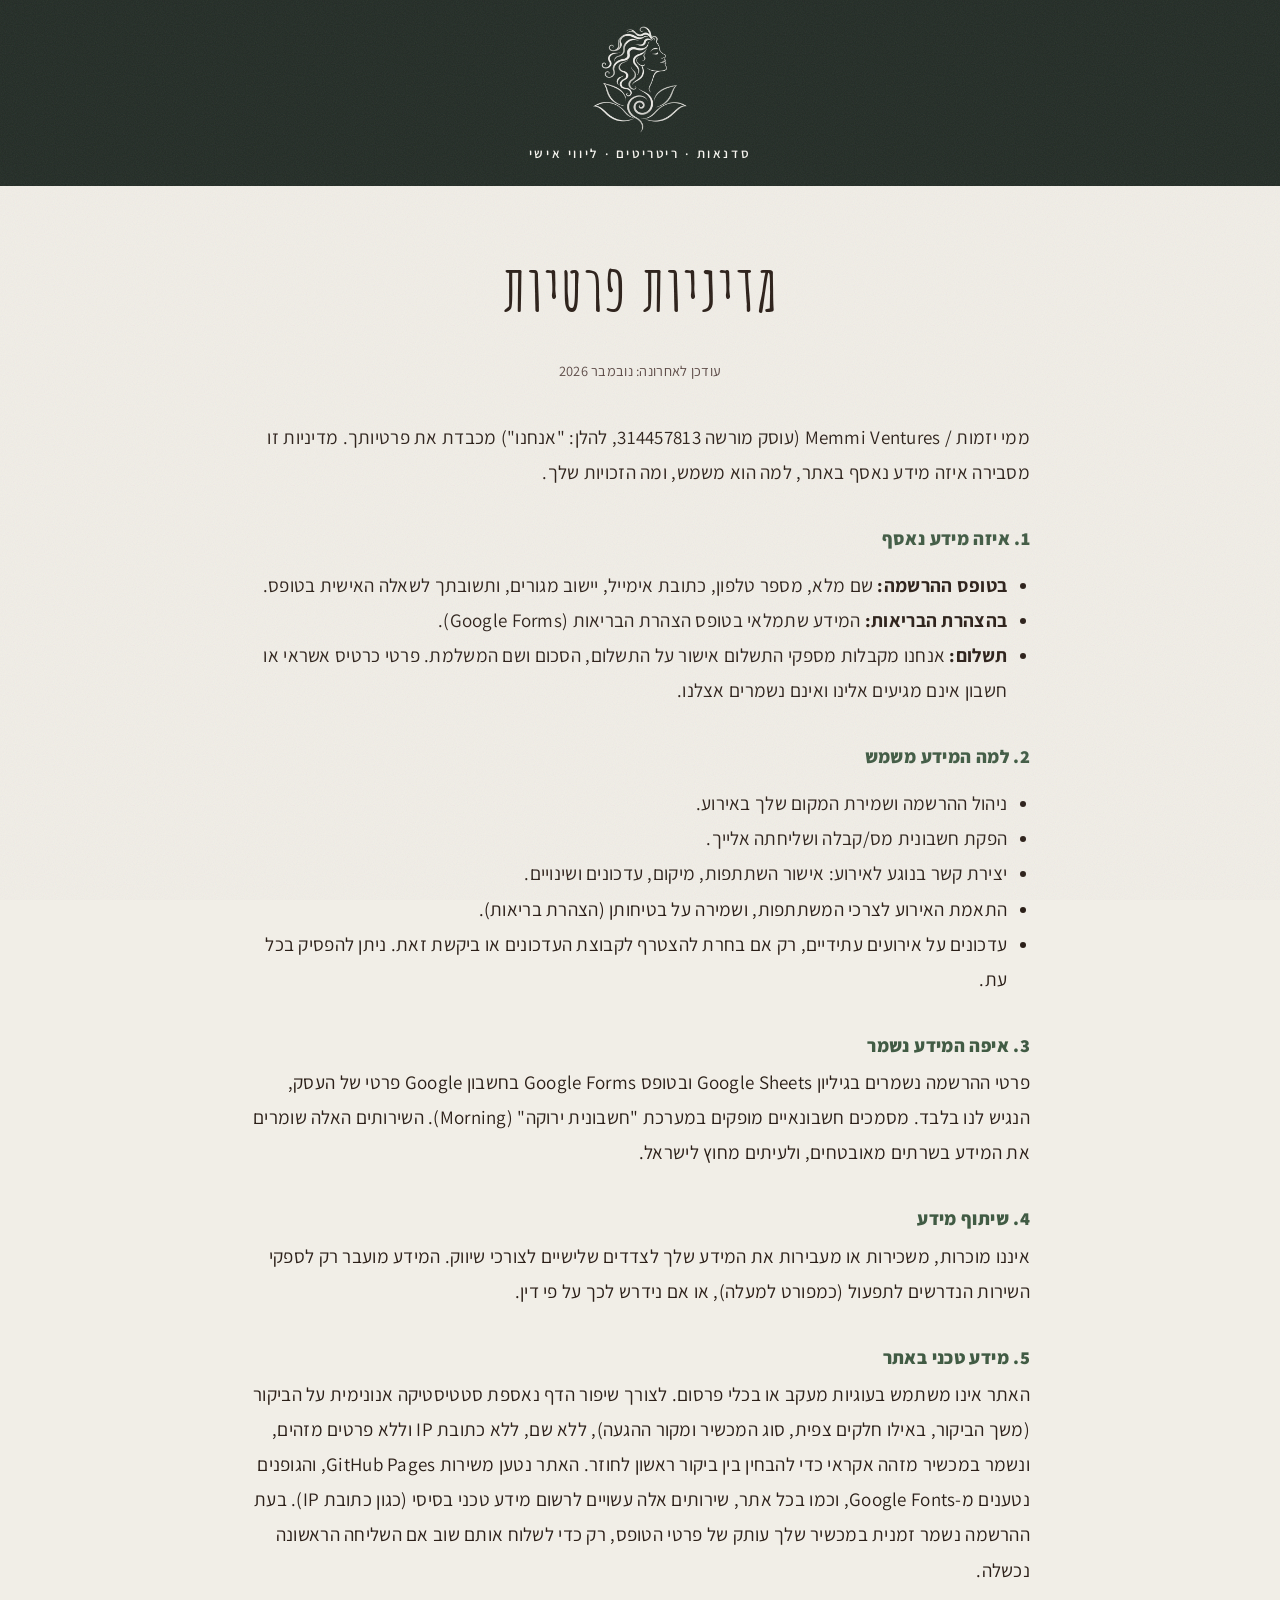
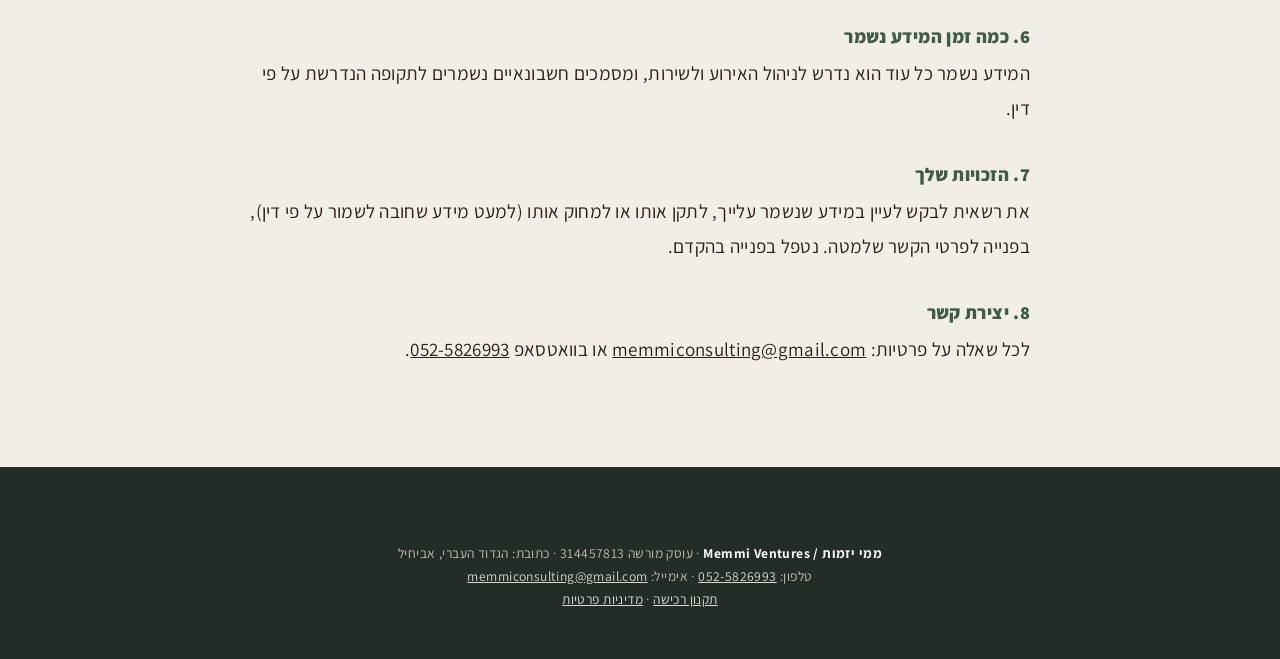
<file: privacy.html>
<!doctype html>
<html lang="he" dir="rtl">
<head>
  <meta charset="utf-8">
  <meta name="viewport" content="width=device-width, initial-scale=1, viewport-fit=cover">
  <title>מדיניות פרטיות · ממי יזמות</title>
  <meta name="description" content="מדיניות הפרטיות של ממי יזמות: איזה מידע נאסף באתר ולמה">
  <meta name="theme-color" content="#232C26">
  <link rel="icon" href="data:image/svg+xml,<svg xmlns='http://www.w3.org/2000/svg' viewBox='0 0 100 100'><text y='.9em' font-size='90'>🌿</text></svg>">
  <link rel="preconnect" href="https://fonts.googleapis.com">
  <link rel="preconnect" href="https://fonts.gstatic.com" crossorigin>
  <link href="https://fonts.googleapis.com/css2?family=Amatic+SC:wght@400;700&family=Assistant:wght@400;600;700;800&display=swap" rel="stylesheet">
  <link rel="stylesheet" href="assets/css/style.css?v=20261103e">
</head>
<body>
  <header class="topbar" style="position: relative; background: var(--night);">
    <a class="logo" href="./">
      <span class="logo__mark"><img src="assets/img/logo-white.png" alt="הלוגו של אנאבל ממי" width="420" height="420"></span>
      <span class="logo__tagline">סדנאות · ריטריטים · ליווי אישי</span>
    </a>
  </header>

  <main class="legal">
    <div class="wrap wrap--narrow">
      <h1>מדיניות פרטיות</h1>
      <p class="updated">עודכן לאחרונה: נובמבר 2026</p>

      <p>ממי יזמות / Memmi Ventures (עוסק מורשה 314457813, להלן: "אנחנו") מכבדת את פרטיותך. מדיניות זו מסבירה איזה מידע נאסף באתר, למה הוא משמש, ומה הזכויות שלך.</p>

      <h2>1. איזה מידע נאסף</h2>
      <ul>
        <li><strong>בטופס ההרשמה:</strong> שם מלא, מספר טלפון, כתובת אימייל, יישוב מגורים, ותשובתך לשאלה האישית בטופס.</li>
        <li><strong>בהצהרת הבריאות:</strong> המידע שתמלאי בטופס הצהרת הבריאות (Google Forms).</li>
        <li><strong>תשלום:</strong> אנחנו מקבלות מספקי התשלום אישור על התשלום, הסכום ושם המשלמת. פרטי כרטיס אשראי או חשבון אינם מגיעים אלינו ואינם נשמרים אצלנו.</li>
      </ul>

      <h2>2. למה המידע משמש</h2>
      <ul>
        <li>ניהול ההרשמה ושמירת המקום שלך באירוע.</li>
        <li>הפקת חשבונית מס/קבלה ושליחתה אלייך.</li>
        <li>יצירת קשר בנוגע לאירוע: אישור השתתפות, מיקום, עדכונים ושינויים.</li>
        <li>התאמת האירוע לצרכי המשתתפות, ושמירה על בטיחותן (הצהרת בריאות).</li>
        <li>עדכונים על אירועים עתידיים, רק אם בחרת להצטרף לקבוצת העדכונים או ביקשת זאת. ניתן להפסיק בכל עת.</li>
      </ul>

      <h2>3. איפה המידע נשמר</h2>
      <p>פרטי ההרשמה נשמרים בגיליון Google Sheets ובטופס Google Forms בחשבון Google פרטי של העסק, הנגיש לנו בלבד. מסמכים חשבונאיים מופקים במערכת "חשבונית ירוקה" (Morning). השירותים האלה שומרים את המידע בשרתים מאובטחים, ולעיתים מחוץ לישראל.</p>

      <h2>4. שיתוף מידע</h2>
      <p>איננו מוכרות, משכירות או מעבירות את המידע שלך לצדדים שלישיים לצורכי שיווק. המידע מועבר רק לספקי השירות הנדרשים לתפעול (כמפורט למעלה), או אם נידרש לכך על פי דין.</p>

      <h2>5. מידע טכני באתר</h2>
      <p>האתר אינו משתמש בעוגיות מעקב או בכלי פרסום. לצורך שיפור הדף נאספת סטטיסטיקה אנונימית על הביקור (משך הביקור, באילו חלקים צפית, סוג המכשיר ומקור ההגעה), ללא שם, ללא כתובת IP וללא פרטים מזהים, ונשמר במכשיר מזהה אקראי כדי להבחין בין ביקור ראשון לחוזר. האתר נטען משירות GitHub Pages, והגופנים נטענים מ-Google Fonts, וכמו בכל אתר, שירותים אלה עשויים לרשום מידע טכני בסיסי (כגון כתובת IP). בעת ההרשמה נשמר זמנית במכשיר שלך עותק של פרטי הטופס, רק כדי לשלוח אותם שוב אם השליחה הראשונה נכשלה.</p>

      <h2>6. כמה זמן המידע נשמר</h2>
      <p>המידע נשמר כל עוד הוא נדרש לניהול האירוע ולשירות, ומסמכים חשבונאיים נשמרים לתקופה הנדרשת על פי דין.</p>

      <h2>7. הזכויות שלך</h2>
      <p>את רשאית לבקש לעיין במידע שנשמר עלייך, לתקן אותו או למחוק אותו (למעט מידע שחובה לשמור על פי דין), בפנייה לפרטי הקשר שלמטה. נטפל בפנייה בהקדם.</p>

      <h2>8. יצירת קשר</h2>
      <p>לכל שאלה על פרטיות: <a href="mailto:memmiconsulting@gmail.com">memmiconsulting@gmail.com</a> או בוואטסאפ <a href="https://wa.me/972525826993">052-5826993</a>.</p>
    </div>
  </main>
  <footer class="footer" style="padding-bottom: 48px;">
    <div class="footer__biz">
      <p><strong>ממי יזמות / Memmi Ventures</strong> · עוסק מורשה 314457813 · כתובת: הגדוד העברי, אביחיל</p>
      <p>טלפון: <a href="tel:+972525826993">052-5826993</a> · אימייל: <a href="mailto:memmiconsulting@gmail.com">memmiconsulting@gmail.com</a></p>
      <p><a href="terms.html">תקנון רכישה</a> · <a href="privacy.html">מדיניות פרטיות</a></p>
    </div>
  </footer>
</body>
</html>
</file>
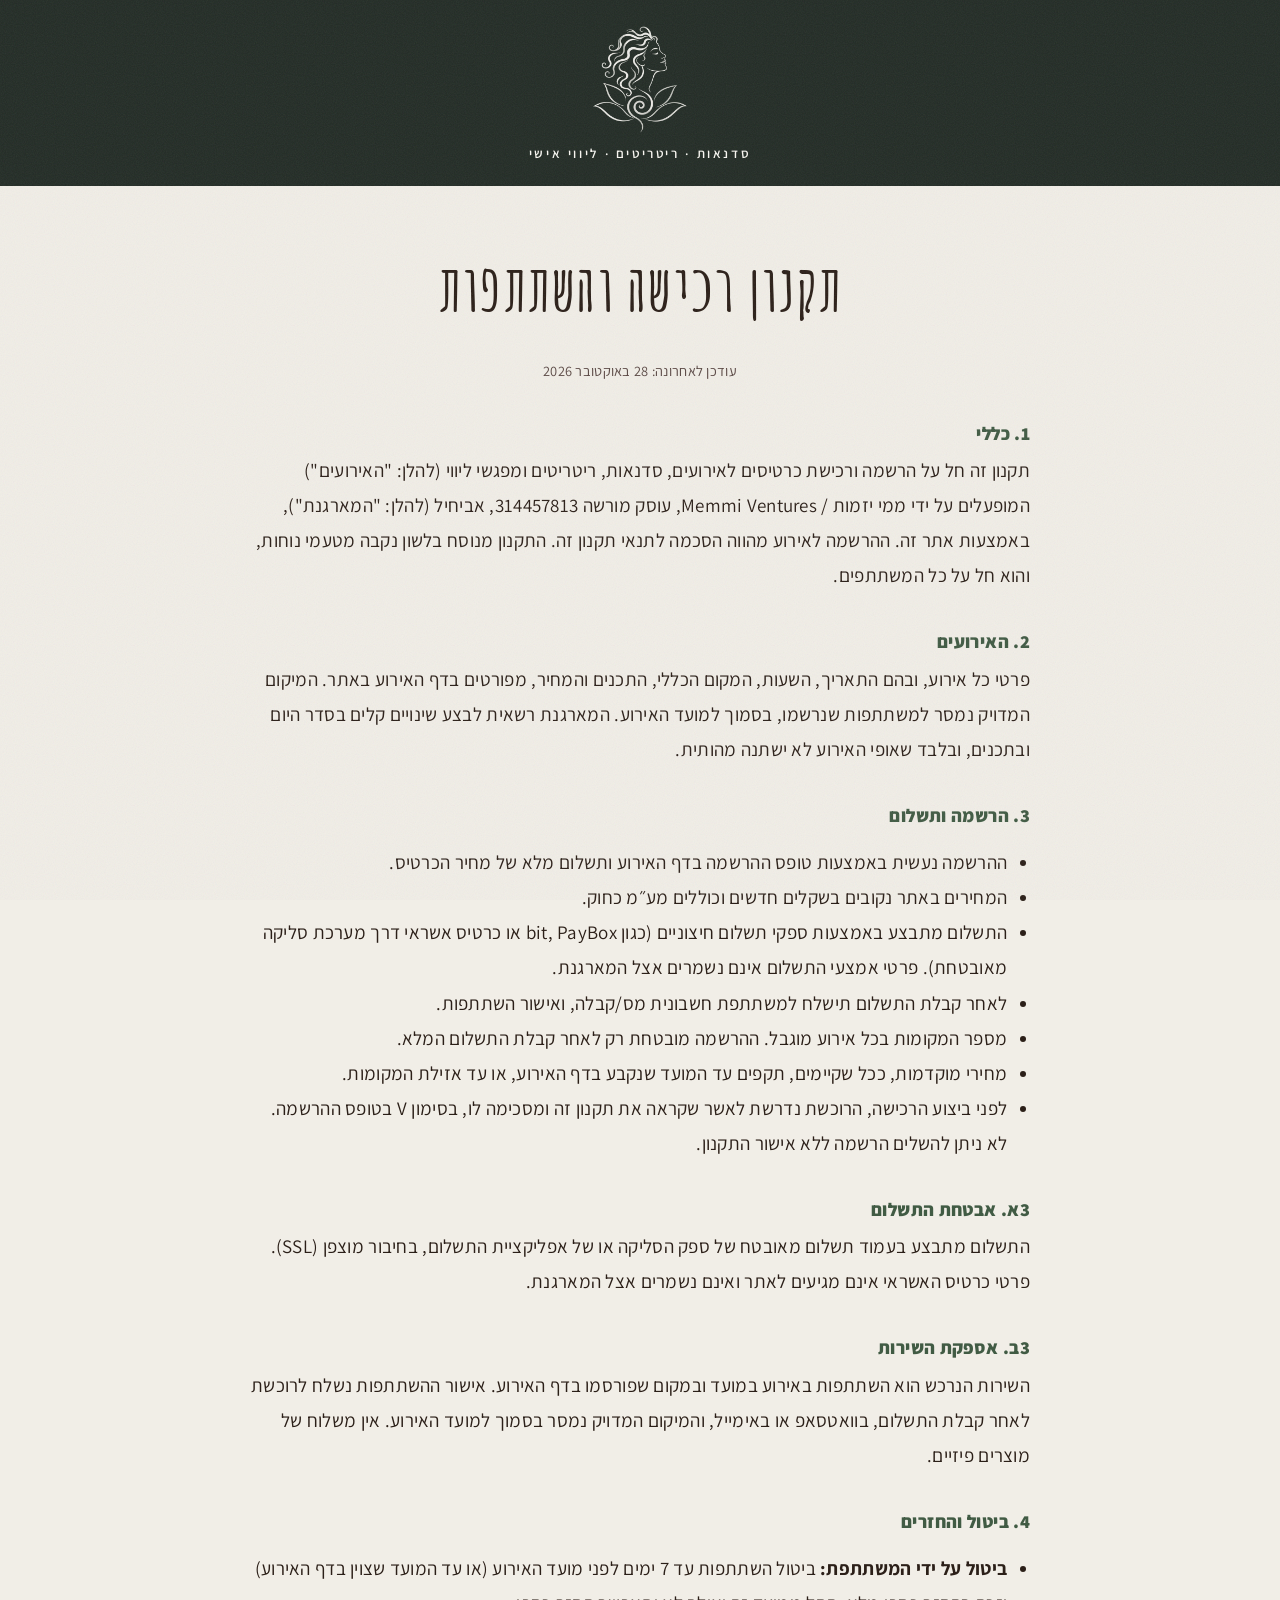
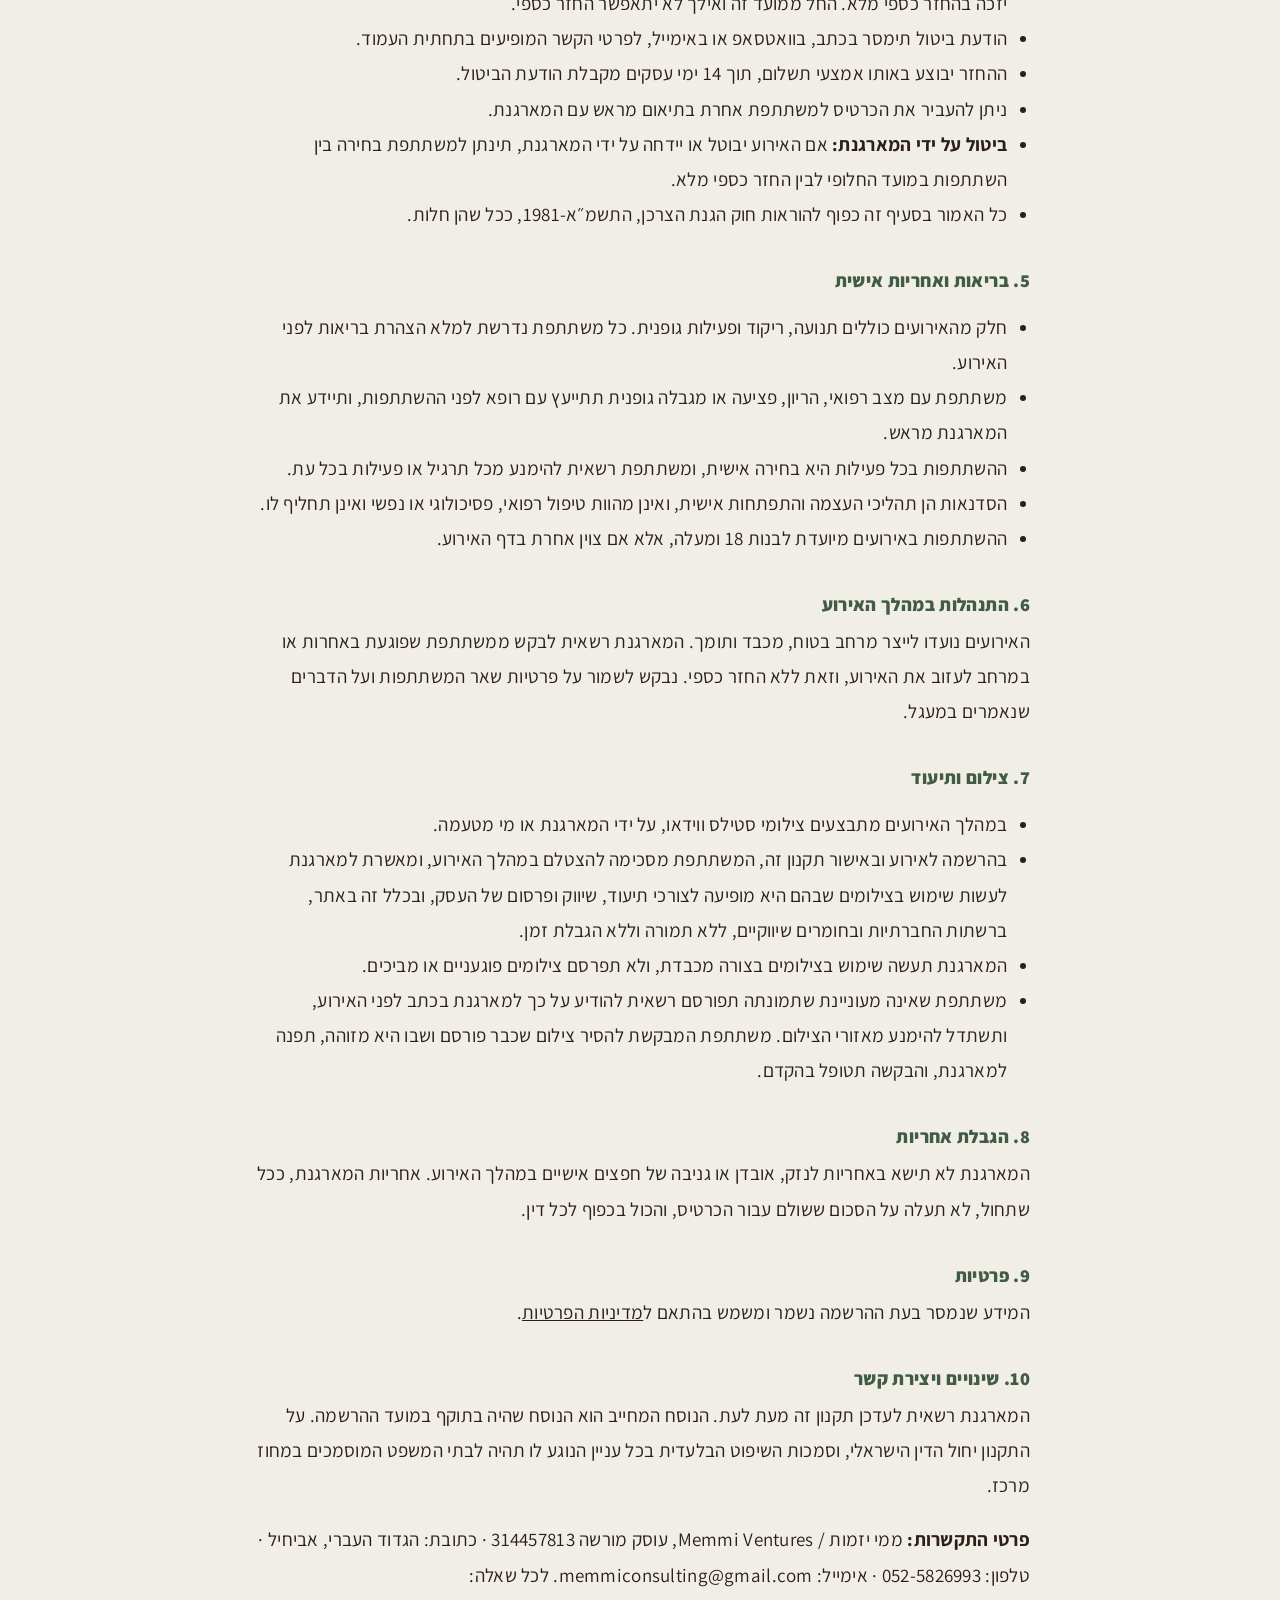
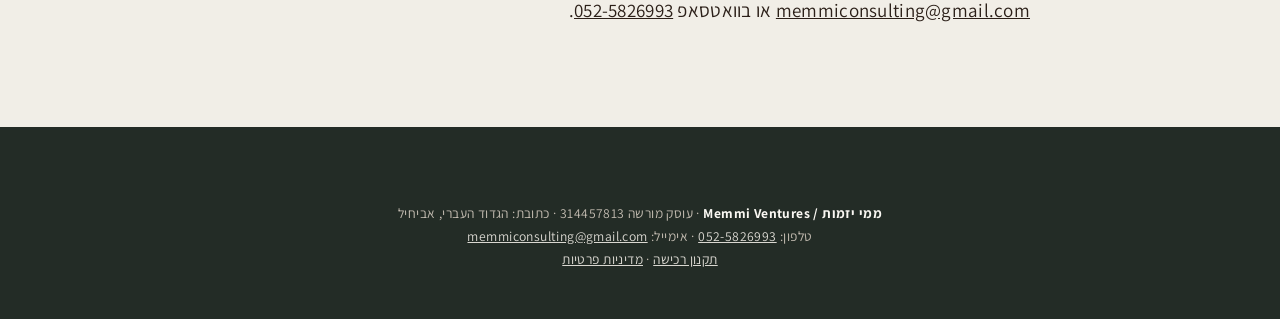
<file: terms.html>
<!doctype html>
<html lang="he" dir="rtl">
<head>
  <meta charset="utf-8">
  <meta name="viewport" content="width=device-width, initial-scale=1, viewport-fit=cover">
  <title>תקנון רכישה · ממי יזמות</title>
  <meta name="description" content="תקנון השתתפות באירועים, סדנאות וריטריטים של ממי יזמות">
  <meta name="theme-color" content="#232C26">
  <link rel="icon" href="data:image/svg+xml,<svg xmlns='http://www.w3.org/2000/svg' viewBox='0 0 100 100'><text y='.9em' font-size='90'>🌿</text></svg>">
  <link rel="preconnect" href="https://fonts.googleapis.com">
  <link rel="preconnect" href="https://fonts.gstatic.com" crossorigin>
  <link href="https://fonts.googleapis.com/css2?family=Amatic+SC:wght@400;700&family=Assistant:wght@400;600;700;800&display=swap" rel="stylesheet">
  <link rel="stylesheet" href="assets/css/style.css?v=20261103e">
</head>
<body>
  <header class="topbar" style="position: relative; background: var(--night);">
    <a class="logo" href="./">
      <span class="logo__mark"><img src="assets/img/logo-white.png" alt="הלוגו של אנאבל ממי" width="420" height="420"></span>
      <span class="logo__tagline">סדנאות · ריטריטים · ליווי אישי</span>
    </a>
  </header>

  <main class="legal">
    <div class="wrap wrap--narrow">
      <h1>תקנון רכישה והשתתפות</h1>
      <p class="updated">עודכן לאחרונה: 28 באוקטובר 2026</p>

      <h2>1. כללי</h2>
      <p>תקנון זה חל על הרשמה ורכישת כרטיסים לאירועים, סדנאות, ריטריטים ומפגשי ליווי (להלן: "האירועים") המופעלים על ידי ממי יזמות / Memmi Ventures, עוסק מורשה 314457813, אביחיל (להלן: "המארגנת"), באמצעות אתר זה. ההרשמה לאירוע מהווה הסכמה לתנאי תקנון זה. התקנון מנוסח בלשון נקבה מטעמי נוחות, והוא חל על כל המשתתפים.</p>

      <h2>2. האירועים</h2>
      <p>פרטי כל אירוע, ובהם התאריך, השעות, המקום הכללי, התכנים והמחיר, מפורטים בדף האירוע באתר. המיקום המדויק נמסר למשתתפות שנרשמו, בסמוך למועד האירוע. המארגנת רשאית לבצע שינויים קלים בסדר היום ובתכנים, ובלבד שאופי האירוע לא ישתנה מהותית.</p>

      <h2>3. הרשמה ותשלום</h2>
      <ul>
        <li>ההרשמה נעשית באמצעות טופס ההרשמה בדף האירוע ותשלום מלא של מחיר הכרטיס.</li>
        <li>המחירים באתר נקובים בשקלים חדשים וכוללים מע״מ כחוק.</li>
        <li>התשלום מתבצע באמצעות ספקי תשלום חיצוניים (כגון bit, PayBox או כרטיס אשראי דרך מערכת סליקה מאובטחת). פרטי אמצעי התשלום אינם נשמרים אצל המארגנת.</li>
        <li>לאחר קבלת התשלום תישלח למשתתפת חשבונית מס/קבלה, ואישור השתתפות.</li>
        <li>מספר המקומות בכל אירוע מוגבל. ההרשמה מובטחת רק לאחר קבלת התשלום המלא.</li>
        <li>מחירי מוקדמות, ככל שקיימים, תקפים עד המועד שנקבע בדף האירוע, או עד אזילת המקומות.</li>
        <li>לפני ביצוע הרכישה, הרוכשת נדרשת לאשר שקראה את תקנון זה ומסכימה לו, בסימון V בטופס ההרשמה. לא ניתן להשלים הרשמה ללא אישור התקנון.</li>
      </ul>

      <h2>3א. אבטחת התשלום</h2>
      <p>התשלום מתבצע בעמוד תשלום מאובטח של ספק הסליקה או של אפליקציית התשלום, בחיבור מוצפן (SSL). פרטי כרטיס האשראי אינם מגיעים לאתר ואינם נשמרים אצל המארגנת.</p>

      <h2>3ב. אספקת השירות</h2>
      <p>השירות הנרכש הוא השתתפות באירוע במועד ובמקום שפורסמו בדף האירוע. אישור ההשתתפות נשלח לרוכשת לאחר קבלת התשלום, בוואטסאפ או באימייל, והמיקום המדויק נמסר בסמוך למועד האירוע. אין משלוח של מוצרים פיזיים.</p>

      <h2>4. ביטול והחזרים</h2>
      <ul>
        <li><strong>ביטול על ידי המשתתפת:</strong> ביטול השתתפות עד 7 ימים לפני מועד האירוע (או עד המועד שצוין בדף האירוע) יזכה בהחזר כספי מלא. החל ממועד זה ואילך לא יתאפשר החזר כספי.</li>
        <li>הודעת ביטול תימסר בכתב, בוואטסאפ או באימייל, לפרטי הקשר המופיעים בתחתית העמוד.</li>
        <li>ההחזר יבוצע באותו אמצעי תשלום, תוך 14 ימי עסקים מקבלת הודעת הביטול.</li>
        <li>ניתן להעביר את הכרטיס למשתתפת אחרת בתיאום מראש עם המארגנת.</li>
        <li><strong>ביטול על ידי המארגנת:</strong> אם האירוע יבוטל או יידחה על ידי המארגנת, תינתן למשתתפת בחירה בין השתתפות במועד החלופי לבין החזר כספי מלא.</li>
        <li>כל האמור בסעיף זה כפוף להוראות חוק הגנת הצרכן, התשמ״א-1981, ככל שהן חלות.</li>
      </ul>

      <h2>5. בריאות ואחריות אישית</h2>
      <ul>
        <li>חלק מהאירועים כוללים תנועה, ריקוד ופעילות גופנית. כל משתתפת נדרשת למלא הצהרת בריאות לפני האירוע.</li>
        <li>משתתפת עם מצב רפואי, הריון, פציעה או מגבלה גופנית תתייעץ עם רופא לפני ההשתתפות, ותיידע את המארגנת מראש.</li>
        <li>ההשתתפות בכל פעילות היא בחירה אישית, ומשתתפת רשאית להימנע מכל תרגיל או פעילות בכל עת.</li>
        <li>הסדנאות הן תהליכי העצמה והתפתחות אישית, ואינן מהוות טיפול רפואי, פסיכולוגי או נפשי ואינן תחליף לו.</li>
        <li>ההשתתפות באירועים מיועדת לבנות 18 ומעלה, אלא אם צוין אחרת בדף האירוע.</li>
      </ul>

      <h2>6. התנהלות במהלך האירוע</h2>
      <p>האירועים נועדו לייצר מרחב בטוח, מכבד ותומך. המארגנת רשאית לבקש ממשתתפת שפוגעת באחרות או במרחב לעזוב את האירוע, וזאת ללא החזר כספי. נבקש לשמור על פרטיות שאר המשתתפות ועל הדברים שנאמרים במעגל.</p>

      <h2>7. צילום ותיעוד</h2>
      <ul>
        <li>במהלך האירועים מתבצעים צילומי סטילס ווידאו, על ידי המארגנת או מי מטעמה.</li>
        <li>בהרשמה לאירוע ובאישור תקנון זה, המשתתפת מסכימה להצטלם במהלך האירוע, ומאשרת למארגנת לעשות שימוש בצילומים שבהם היא מופיעה לצורכי תיעוד, שיווק ופרסום של העסק, ובכלל זה באתר, ברשתות החברתיות ובחומרים שיווקיים, ללא תמורה וללא הגבלת זמן.</li>
        <li>המארגנת תעשה שימוש בצילומים בצורה מכבדת, ולא תפרסם צילומים פוגעניים או מביכים.</li>
        <li>משתתפת שאינה מעוניינת שתמונתה תפורסם רשאית להודיע על כך למארגנת בכתב לפני האירוע, ותשתדל להימנע מאזורי הצילום. משתתפת המבקשת להסיר צילום שכבר פורסם ושבו היא מזוהה, תפנה למארגנת, והבקשה תטופל בהקדם.</li>
      </ul>

      <h2>8. הגבלת אחריות</h2>
      <p>המארגנת לא תישא באחריות לנזק, אובדן או גניבה של חפצים אישיים במהלך האירוע. אחריות המארגנת, ככל שתחול, לא תעלה על הסכום ששולם עבור הכרטיס, והכול בכפוף לכל דין.</p>

      <h2>9. פרטיות</h2>
      <p>המידע שנמסר בעת ההרשמה נשמר ומשמש בהתאם ל<a href="privacy.html">מדיניות הפרטיות</a>.</p>

      <h2>10. שינויים ויצירת קשר</h2>
      <p>המארגנת רשאית לעדכן תקנון זה מעת לעת. הנוסח המחייב הוא הנוסח שהיה בתוקף במועד ההרשמה. על התקנון יחול הדין הישראלי, וסמכות השיפוט הבלעדית בכל עניין הנוגע לו תהיה לבתי המשפט המוסמכים במחוז מרכז.</p>
      <p><strong>פרטי התקשרות:</strong> ממי יזמות / Memmi Ventures, עוסק מורשה 314457813 · כתובת: הגדוד העברי, אביחיל · טלפון: 052-5826993 · אימייל: memmiconsulting@gmail.com. לכל שאלה: <a href="mailto:memmiconsulting@gmail.com">memmiconsulting@gmail.com</a> או בוואטסאפ <a href="https://wa.me/972525826993">052-5826993</a>.</p>
    </div>
  </main>
  <footer class="footer" style="padding-bottom: 48px;">
    <div class="footer__biz">
      <p><strong>ממי יזמות / Memmi Ventures</strong> · עוסק מורשה 314457813 · כתובת: הגדוד העברי, אביחיל</p>
      <p>טלפון: <a href="tel:+972525826993">052-5826993</a> · אימייל: <a href="mailto:memmiconsulting@gmail.com">memmiconsulting@gmail.com</a></p>
      <p><a href="terms.html">תקנון רכישה</a> · <a href="privacy.html">מדיניות פרטיות</a></p>
    </div>
  </footer>
</body>
</html>
</file>
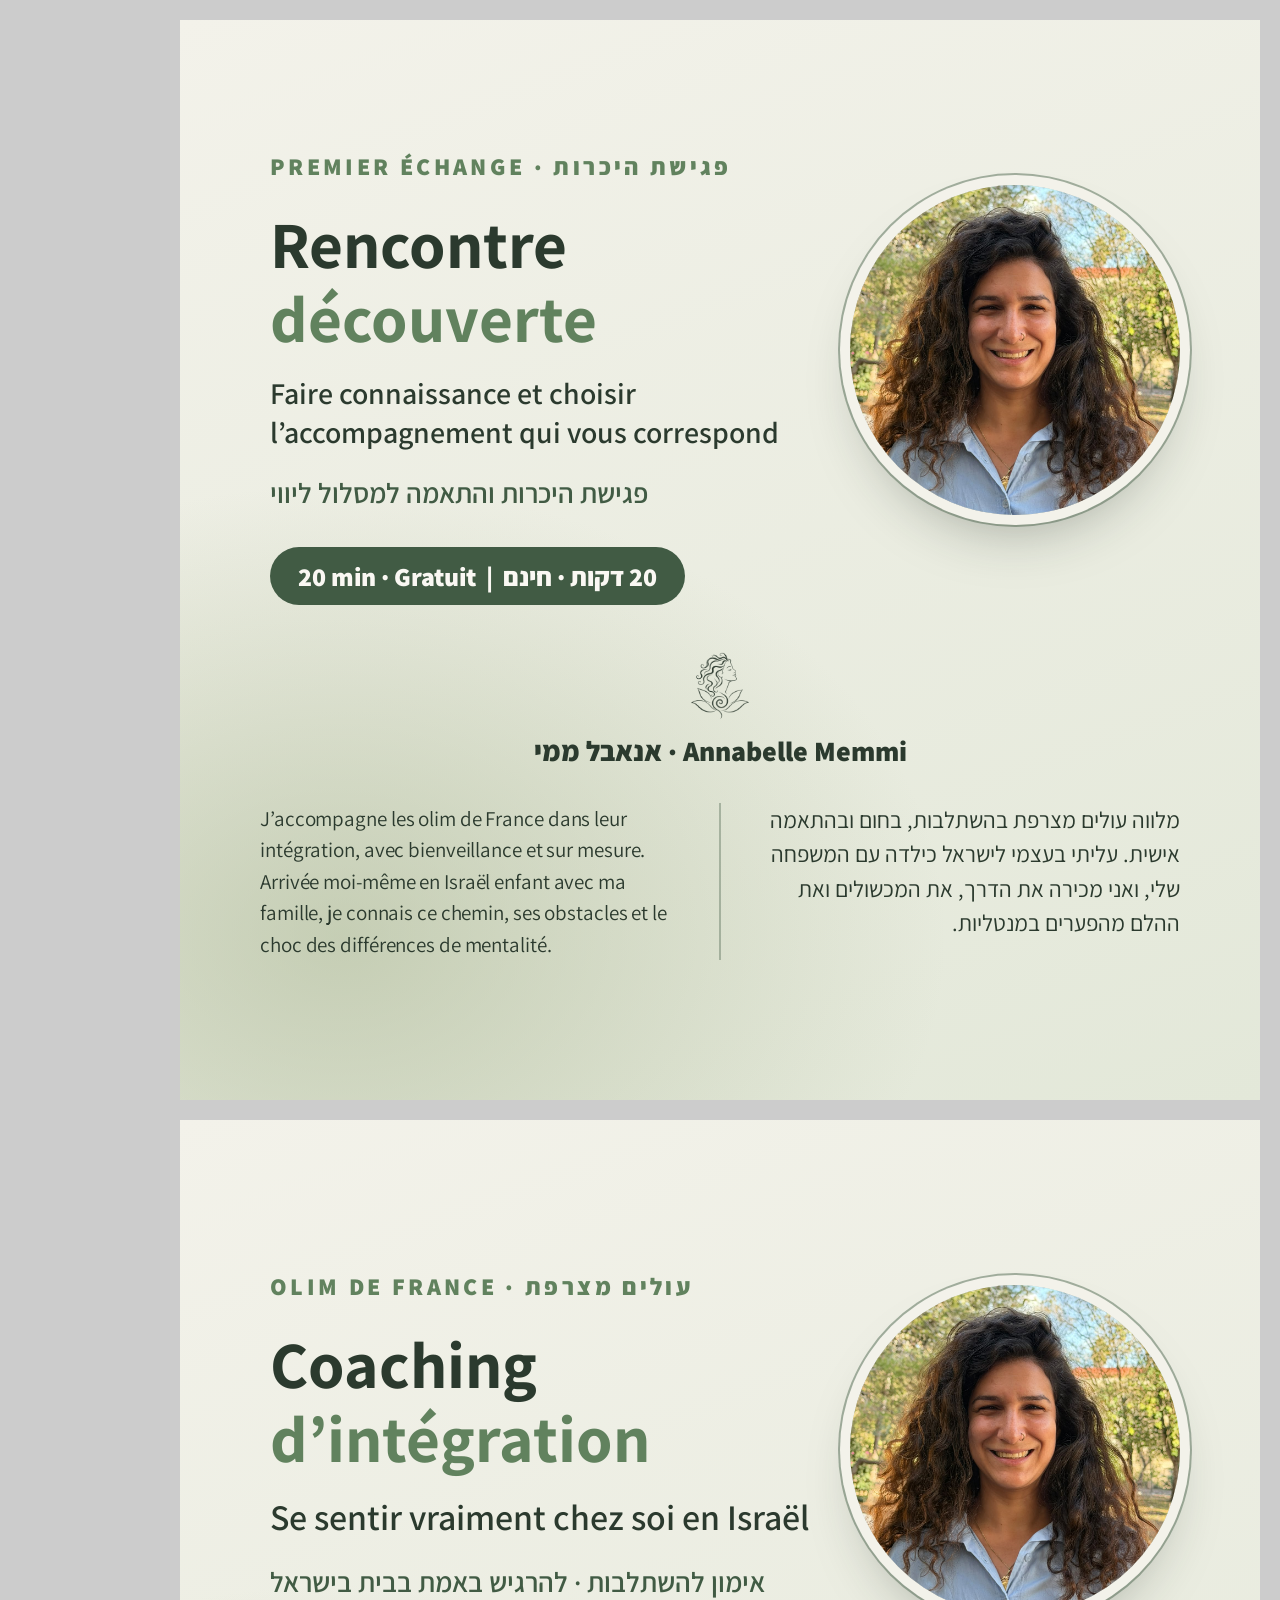
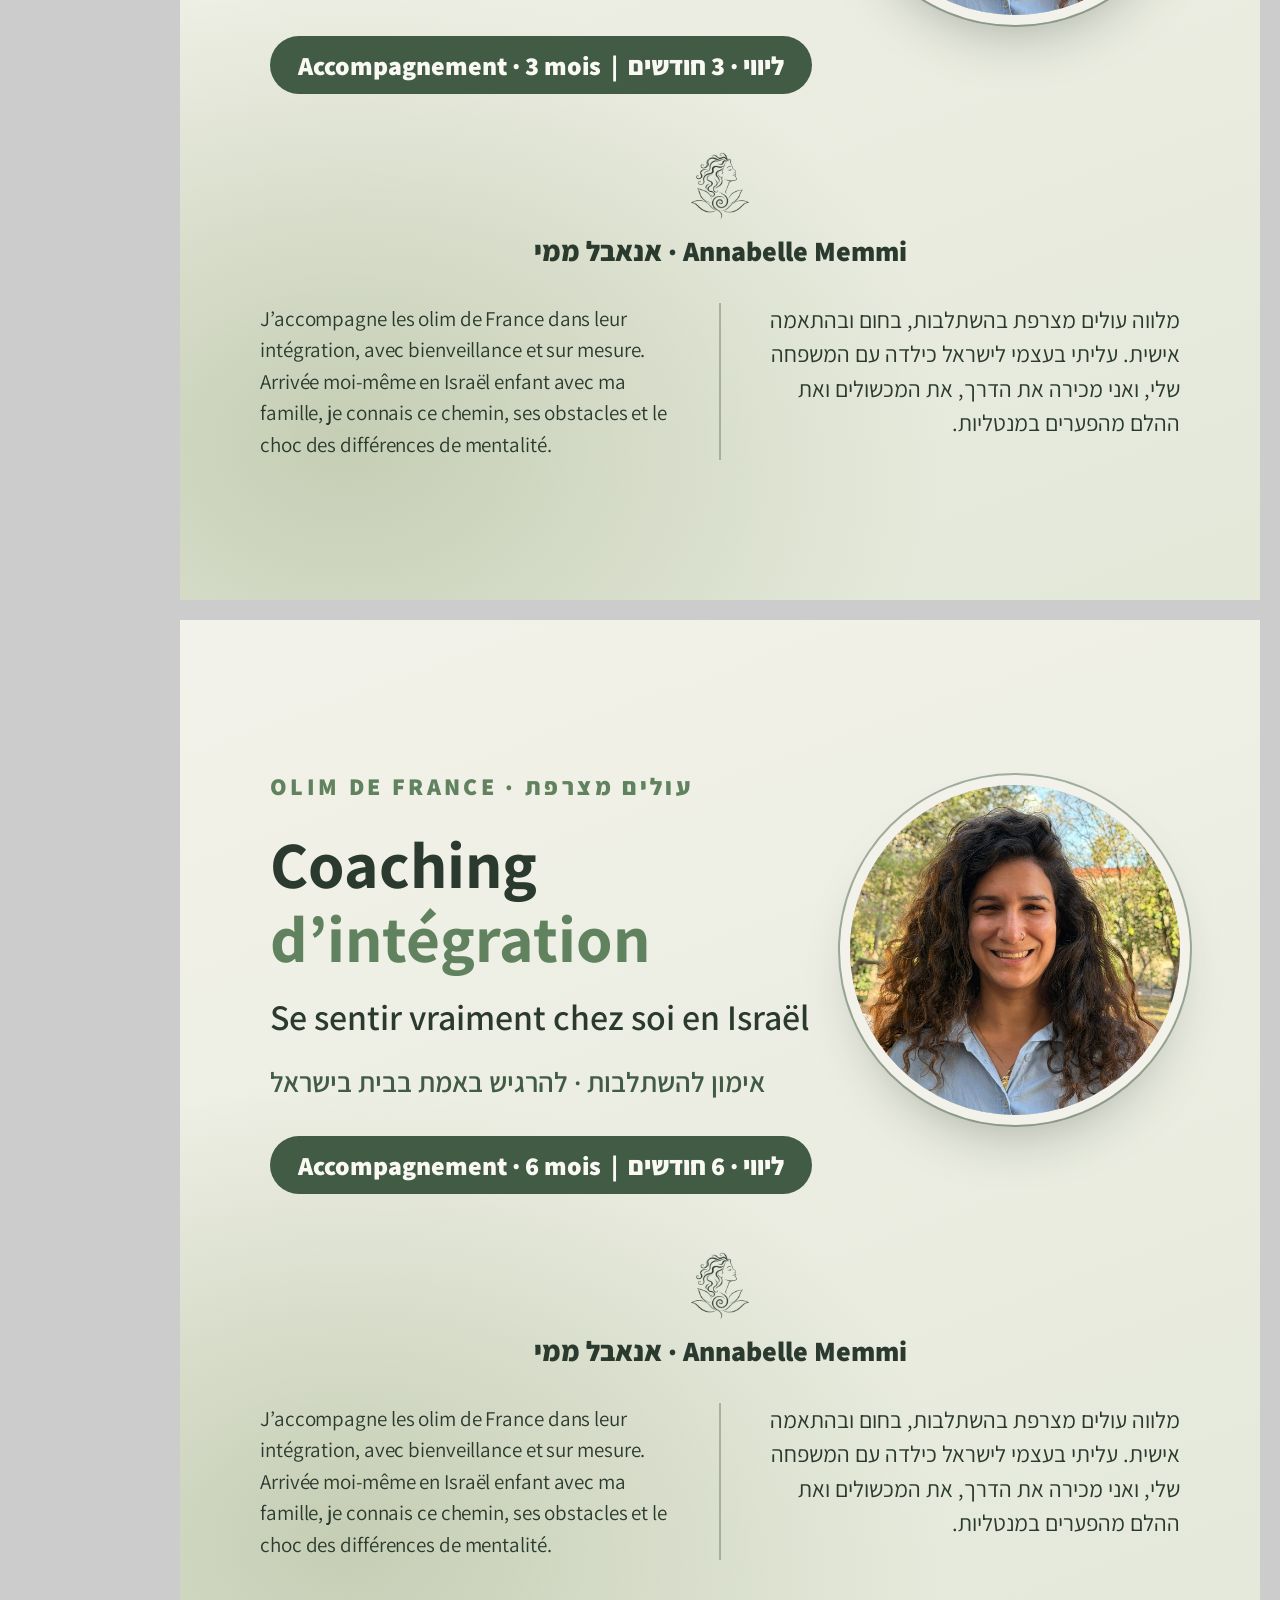
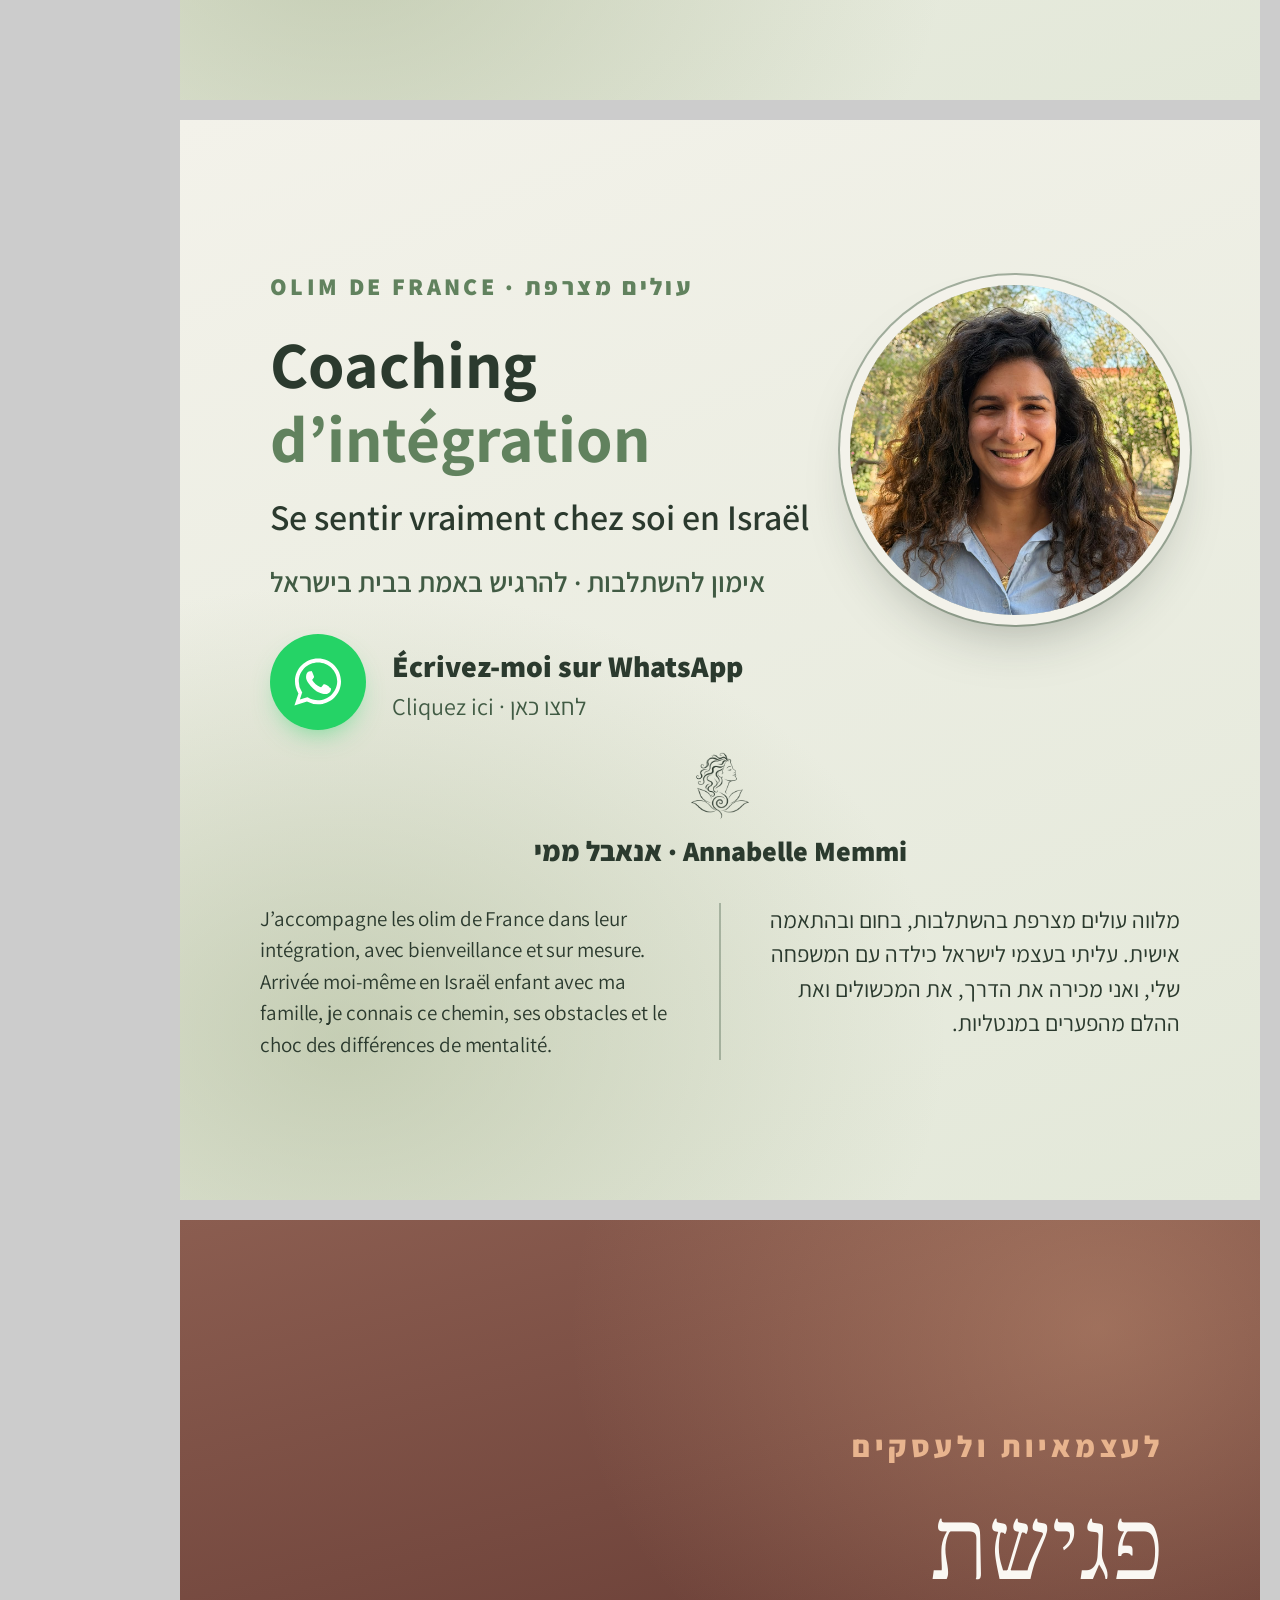
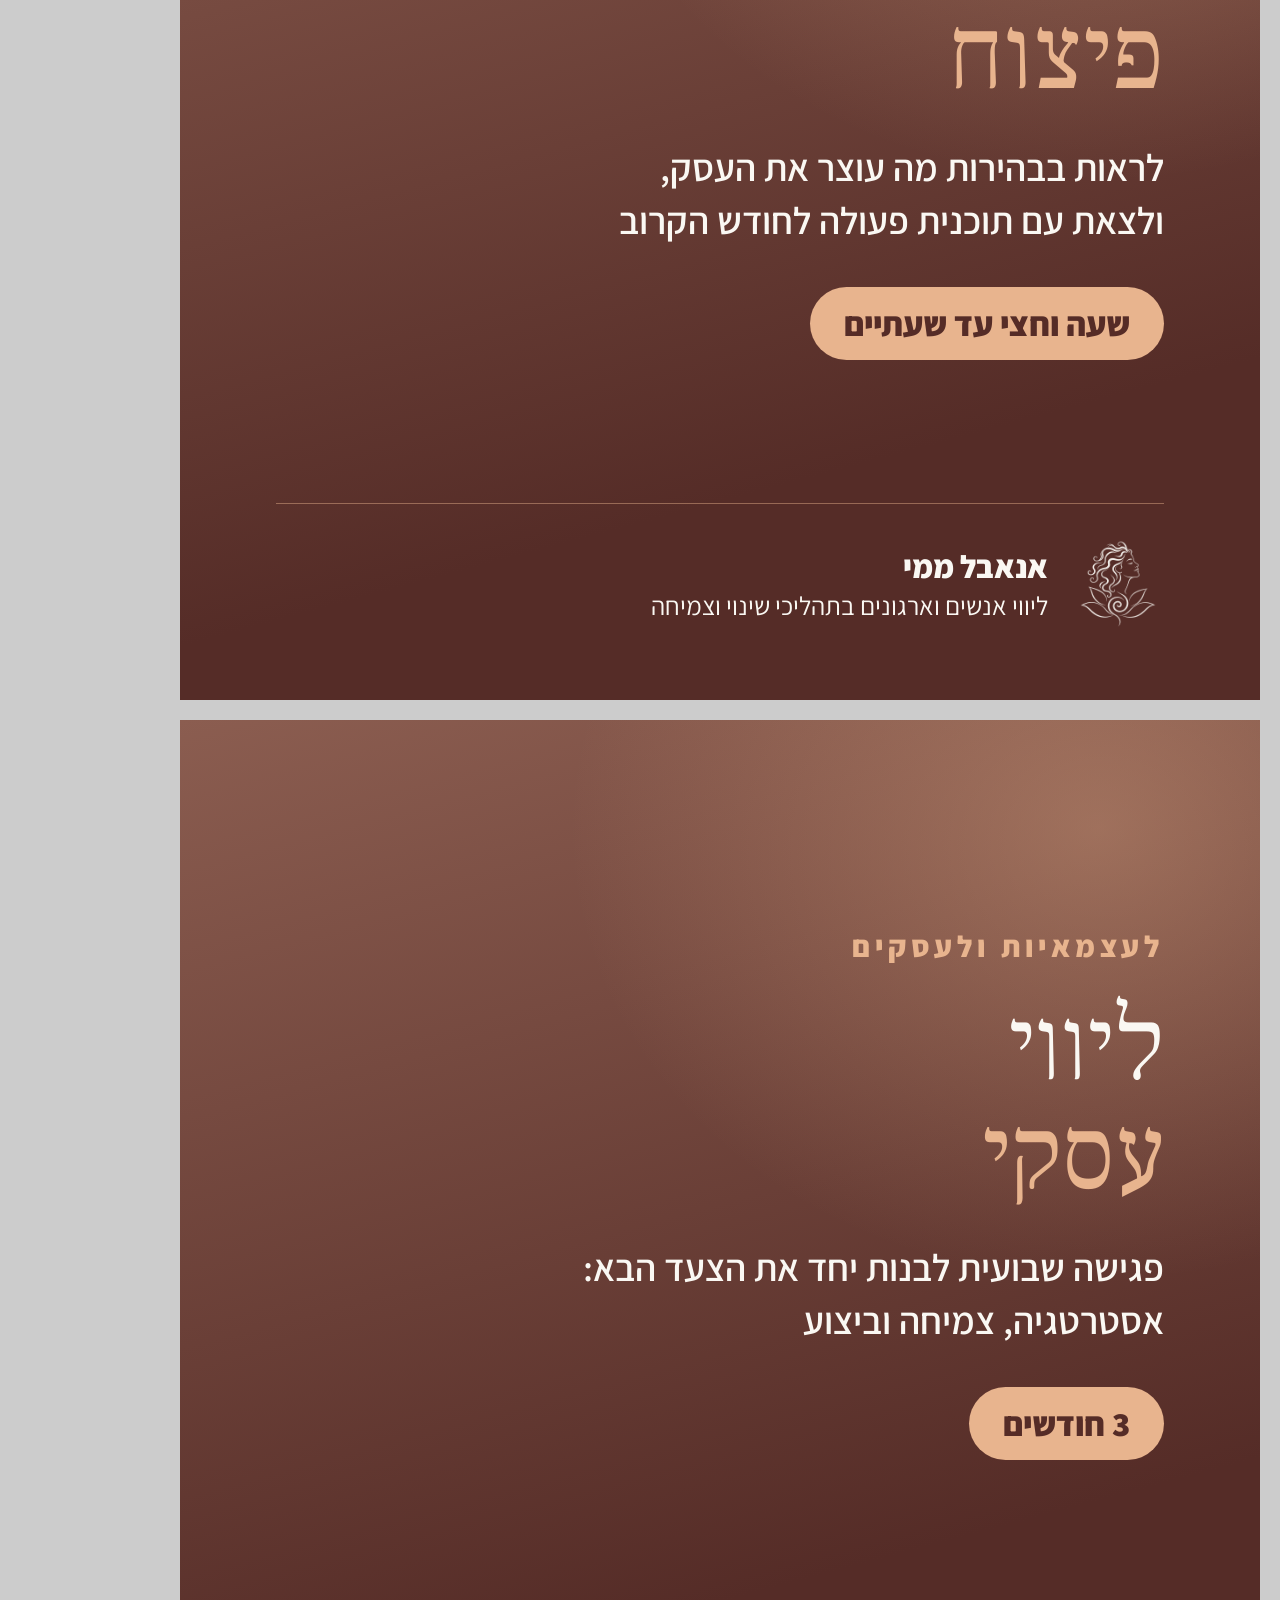
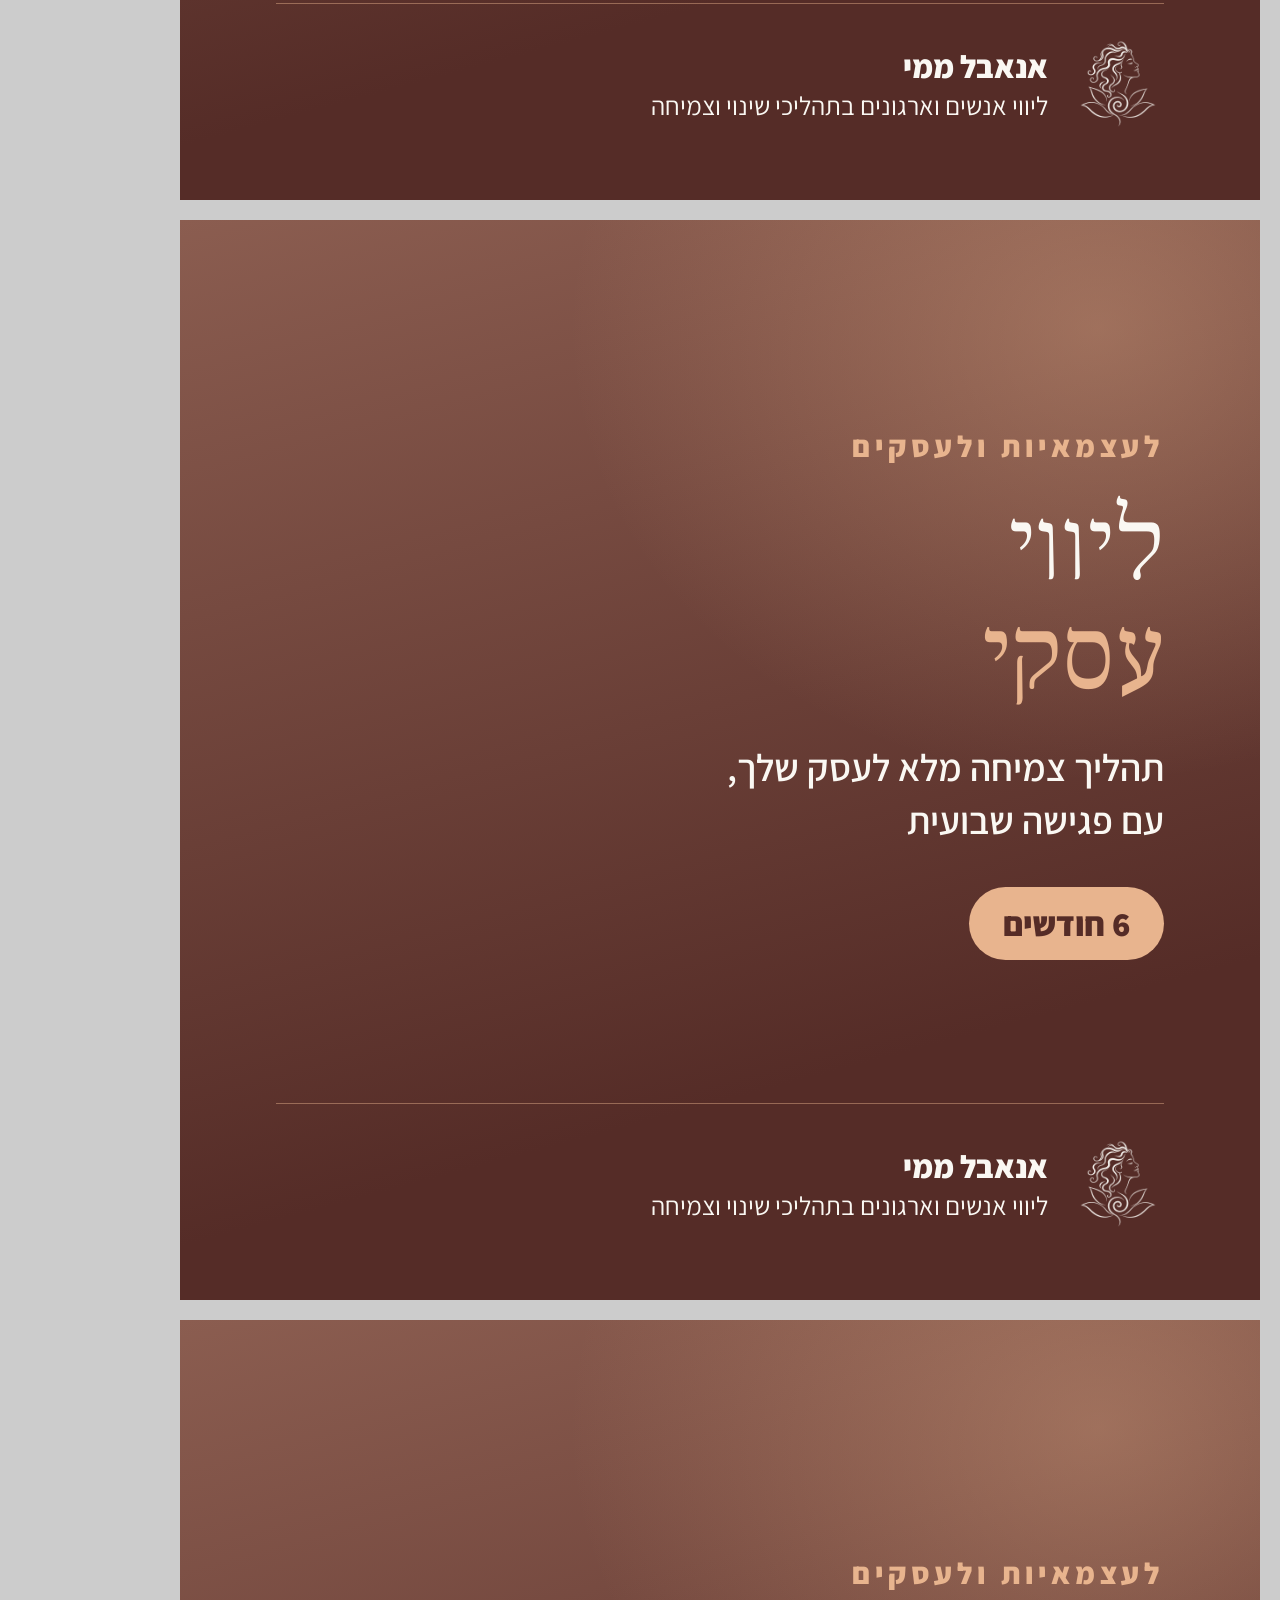
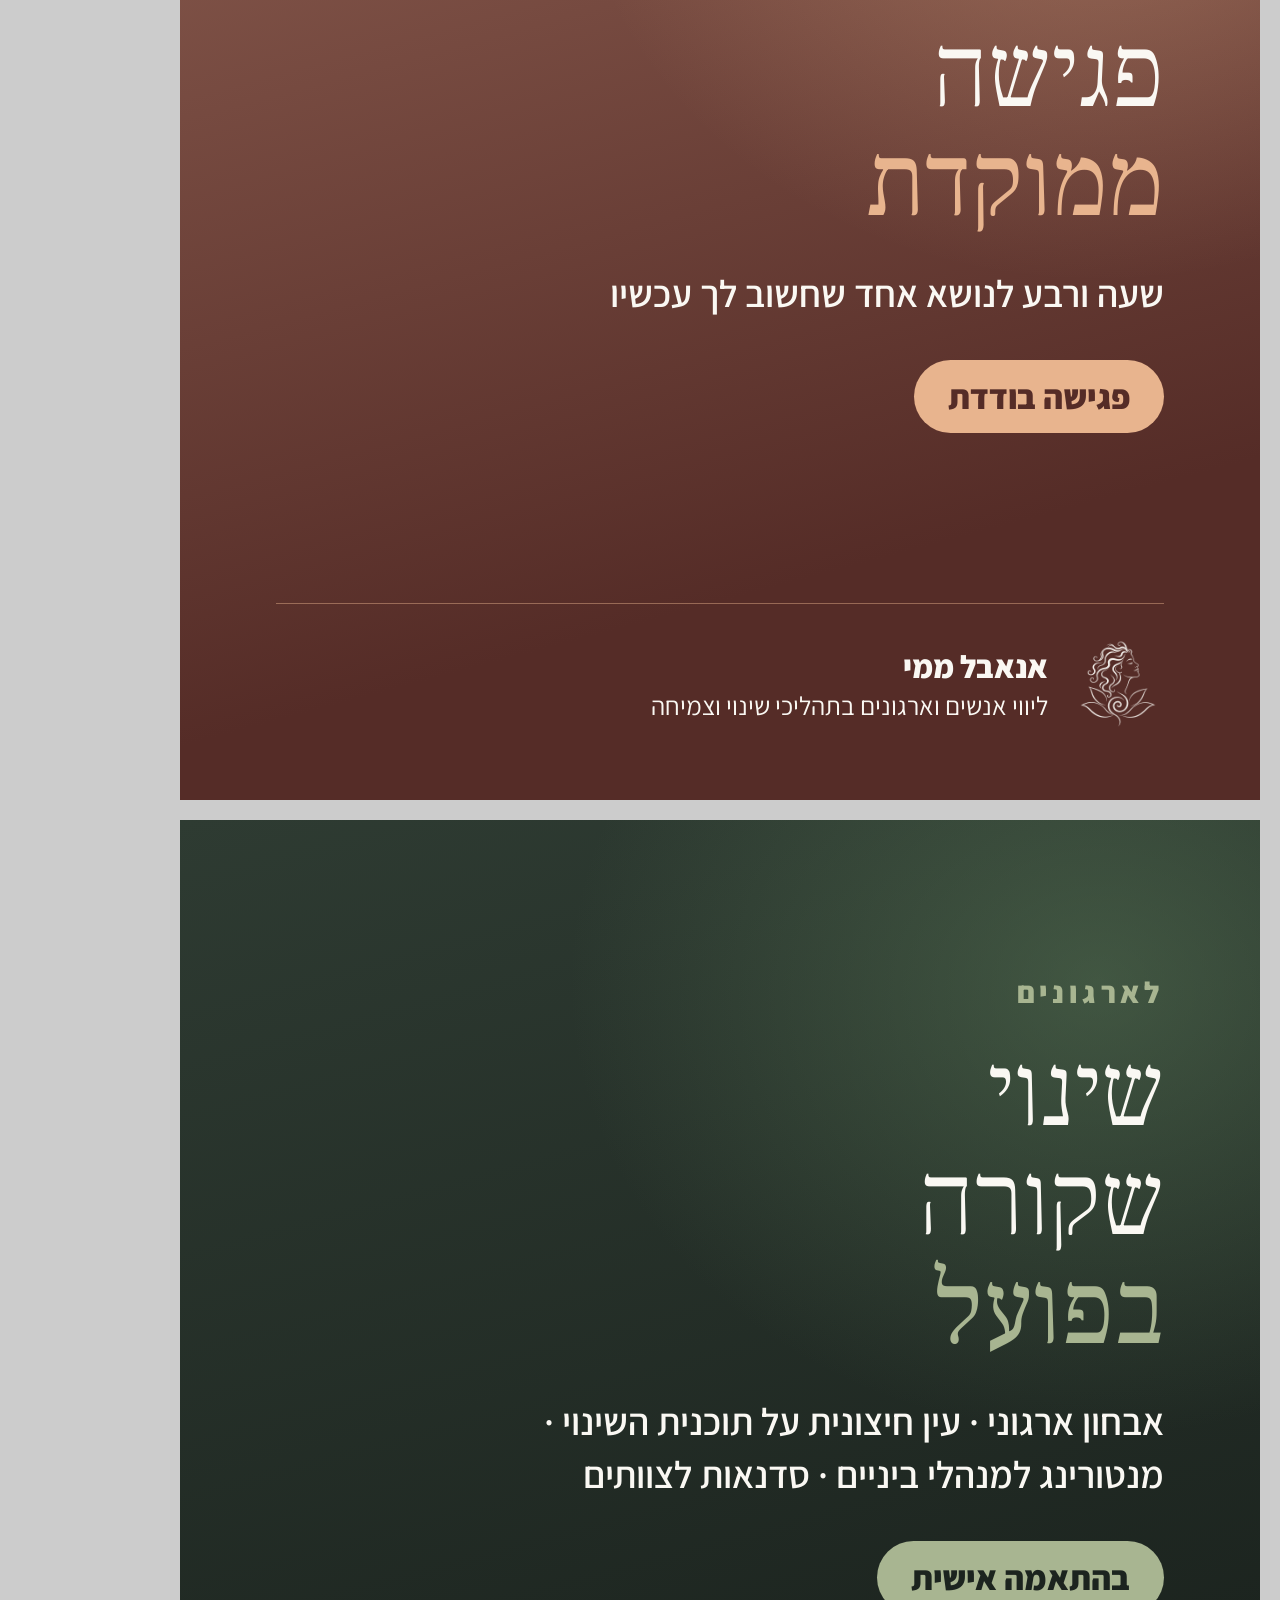
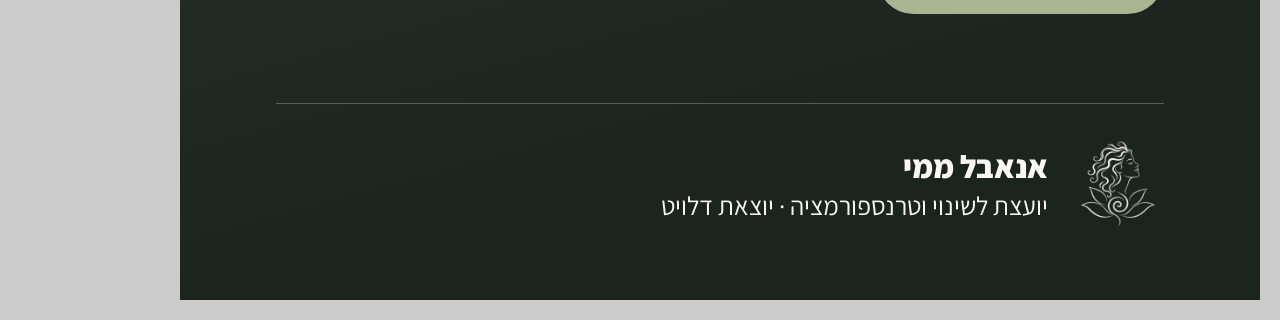
<file: assets/catalog/cards.html>
<!doctype html>
<html lang="he" dir="rtl">
<head>
<meta charset="utf-8">
<link href="https://fonts.googleapis.com/css2?family=Assistant:wght@400;600;700;800&family=Frank+Ruhl+Libre:wght@300;400&display=swap" rel="stylesheet">
<style>
  html, body { margin: 0; }
  body { display: flex; flex-wrap: wrap; gap: 20px; padding: 20px; background: #ccc; }
  .card { position: relative; width: 1080px; height: 1080px; overflow: hidden; box-sizing: border-box; padding: 96px 96px 0;
          font-family: Assistant, sans-serif; display: flex; flex-direction: column; justify-content: center; padding-bottom: 230px; }
  .kicker { margin: 0; font-weight: 800; font-size: 30px; letter-spacing: .16em; }
  h1 { margin: 26px 0 0; font-family: "Frank Ruhl Libre", serif; font-weight: 300; font-size: 104px; line-height: 1.05; }
  h1 em { font-style: normal; font-weight: 400; }
  .sub { margin: 30px 0 0; font-size: 38px; font-weight: 600; line-height: 1.4; max-width: 820px; }
  .fr { margin: 18px 0 0; font-size: 34px; font-style: italic; direction: ltr; text-align: right; opacity: .85; }
  .pill { display: inline-block; margin-top: 40px; padding: 14px 34px; border-radius: 999px; font-weight: 800; font-size: 34px; align-self: flex-start; }
  .foot { position: absolute; left: 96px; right: 96px; bottom: 70px; display: flex; align-items: center; gap: 24px; }
  .foot img { width: 92px; height: 92px; }
  .foot p { margin: 0; font-size: 26px; line-height: 1.35; }
  .foot b { display: block; font-size: 32px; font-weight: 800; }
  .rule { position: absolute; left: 96px; right: 96px; bottom: 196px; height: 1.5px; }
  .photo { position: absolute; left: 70px; top: 230px; width: 400px; height: 400px; border-radius: 50%; object-fit: cover; object-position: 50% 28%; }

  /* families */
  .intro { background: radial-gradient(ellipse 70% 60% at 20% 40%, rgba(232,180,142,.35), transparent 70%), #FAF8F3; color: #2F3A32; }
  .intro .kicker, .intro h1 em { color: #B8794F; }
  .intro .pill { background: #C67C47; color: #FAF8F3; }
  .intro .rule { background: rgba(184,121,79,.4); }
  .intro .photo { box-shadow: 0 0 0 10px #FAF8F3, 0 0 0 12px rgba(184,121,79,.5), 0 30px 60px -20px rgba(85,44,39,.45); }

  .olim { background: radial-gradient(ellipse 80% 60% at 15% 85%, rgba(168,181,145,.55), transparent 70%), linear-gradient(160deg, #F3F2EA, #E3E8D9); color: #2B3A2E; }
  .olim .kicker, .olim h1 em { color: #61825E; }
  .olim .pill { background: #415B44; color: #FAF8F3; }
  .olim .rule { background: rgba(65,91,68,.35); }
  .olim .photo { box-shadow: 0 0 0 10px #F3F2EA, 0 0 0 12px rgba(65,91,68,.45), 0 30px 60px -20px rgba(35,44,38,.4); }

  .biz { background: radial-gradient(ellipse 70% 60% at 85% 10%, rgba(232,180,142,.35), transparent 70%), linear-gradient(165deg, #8B5D50, #552C27 75%); color: #FAF8F3; }
  .biz .kicker, .biz h1 em { color: #E8B48E; }
  .biz .pill { background: #E8B48E; color: #552C27; }
  .biz .rule { background: rgba(232,180,142,.45); }

  .org { background: radial-gradient(ellipse 70% 60% at 85% 15%, rgba(97,130,94,.45), transparent 70%), linear-gradient(165deg, #2E3B32, #1C241F 80%); color: #FAF8F3; }
  .org .kicker, .org h1 em { color: #A8B591; }
  .org .pill { background: #A8B591; color: #1C241F; }
  .org .rule { background: rgba(168,181,145,.4); }

  .light .foot img { filter: brightness(0) saturate(100%) invert(19%) sepia(10%) saturate(800%) hue-rotate(80deg); }

  /* olim: French first, one font (Assistant), calmer sizes */
  .olim2 { padding: 0; justify-content: flex-start; }
  .olim2 .ol { position: absolute; left: 90px; top: 175px; width: 560px; direction: ltr; text-align: left; }
  .olim2 .kicker { font-size: 24px; letter-spacing: .14em; }
  .olim2 .t-fr { margin: 26px 0 0; font-family: Assistant, sans-serif; font-weight: 700; font-size: 66px; line-height: 1.12; color: #2B3A2E; }
  .olim2 .t-fr em { font-style: normal; color: #61825E; }
  .olim2 .t-he { margin: 22px 0 0; direction: rtl; text-align: left; font-size: 34px; font-weight: 600; color: #415B44; }
  .olim2 .pill { margin-top: 36px; font-size: 26px; padding: 12px 28px; }
  .olim2 .photo { left: auto; right: 80px; top: 190px; width: 330px; height: 330px; }
  .olim2 .rule { display: none; }
  .foot--olim { align-items: flex-start; bottom: 56px; }
  .foot--olim b { display: block; font-size: 28px; font-weight: 800; margin-bottom: 8px; }
  .foot--olim p { margin: 0 0 8px; font-size: 22px; line-height: 1.4; }
  .foot--olim p[dir=ltr] { text-align: left; }
  .olim2 .t-fr2 { margin: 18px 0 0; font-size: 36px; font-weight: 600; color: #2B3A2E; line-height: 1.3; }
  .olim2 .t-he { font-size: 28px; }
  .foot--olim { left: 110px; right: 110px; flex-direction: column; align-items: center; gap: 10px; text-align: center; }
  .foot--olim img { width: 72px; height: 72px; }
  .foot--olim p, .foot--olim p[dir=ltr] { text-align: center; }
  /* WhatsApp version: QR + link instead of the duration pill */
  .wa { display: flex; align-items: center; gap: 26px; margin-top: 34px; direction: ltr; text-decoration: none; color: inherit; }
  .wa img { width: 150px; height: 150px; background: #fff; border-radius: 16px; padding: 10px; box-shadow: 0 10px 30px -14px rgba(35,44,38,.45); }
  .wa b { display: block; font-size: 30px; font-weight: 800; color: #2B3A2E; }
  .wa span { display: block; font-size: 24px; color: #415B44; margin-top: 4px; }
  .wa .he { direction: rtl; text-align: left; }
  .wa .wa-btn { margin: 0; flex: none; width: 96px; height: 96px; border-radius: 50%; background: #25D366; display: grid; place-items: center; box-shadow: 0 12px 28px -12px rgba(37,211,102,.7); }
  .wa .wa-btn .wa-ic { display: block; width: 58px; height: 58px; color: #fff; }
  #c1 .ol, #c2 .ol, #c3 .ol, #c9 .ol { top: 150px; }
  #c1 .photo, #c2 .photo, #c3 .photo, #c9 .photo { top: 165px; }
  #c1 .foot--olim, #c2 .foot--olim, #c3 .foot--olim, #c9 .foot--olim { bottom: 140px; }
  #c1 .foot--olim, #c2 .foot--olim, #c3 .foot--olim, #c9 .foot--olim { left: 80px; right: 80px; }
  #c1 .foot--olim > div, #c2 .foot--olim > div, #c3 .foot--olim > div, #c9 .foot--olim > div { width: 100%; }
  .two { display: flex; direction: rtl; align-items: stretch; gap: 34px; margin-top: 34px; }
  .two p { flex: 1; margin: 0 !important; font-size: 22px; line-height: 1.5; }
  .two .two__he { text-align: right !important; }
  .two .two__fr { text-align: left !important; font-size: 21px !important; letter-spacing: -.1px; }
  .two .two__he { font-size: 23px !important; }
  .two__line { flex: none; width: 1.5px; background: rgba(65,91,68,.35); }
  #c1 .rule { display: none; }
  #c1 .ol { top: 130px; }
  #c1 .t-fr2 { font-size: 30px; }
</style>
</head>
<body>

<div class="card olim light olim2" id="c1">
  <div class="ol">
    <p class="kicker">PREMIER ÉCHANGE · פגישת היכרות</p>
    <h2 class="t-fr">Rencontre<br><em>découverte</em></h2>
    <p class="t-fr2">Faire connaissance et choisir l’accompagnement qui vous correspond</p>
    <p class="t-he">פגישת היכרות והתאמה למסלול ליווי</p>
    <span class="pill">20 min · Gratuit &nbsp;|&nbsp; <bdi dir="rtl">20 דקות · חינם</bdi></span>
  </div>
  <img class="photo" src="annabelle-blue.jpg" alt="">
  <div class="rule"></div>
  <div class="foot foot--olim"><img src="../img/logo-white.png" alt=""><div>
    <b>Annabelle Memmi · אנאבל ממי</b>
    <div class="two">
      <p class="two__he">מלווה עולים מצרפת בהשתלבות, בחום ובהתאמה אישית. עליתי בעצמי לישראל כילדה עם המשפחה שלי, ואני מכירה את הדרך, את המכשולים ואת ההלם מהפערים במנטליות.</p>
      <i class="two__line"></i>
      <p class="two__fr" dir="ltr">J’accompagne les olim de France dans leur intégration, avec bienveillance et sur mesure. Arrivée moi-même en Israël enfant avec ma famille, je connais ce chemin, ses obstacles et le choc des différences de mentalité.</p>
    </div>
  </div></div>
</div>

<div class="card olim light olim2" id="c2">
  <div class="ol">
    <p class="kicker">OLIM DE FRANCE · עולים מצרפת</p>
    <h2 class="t-fr">Coaching<br><em>d’intégration</em></h2>
    <p class="t-fr2">Se sentir vraiment chez soi en Israël</p>
    <p class="t-he">אימון להשתלבות · להרגיש באמת בבית בישראל</p>
    <span class="pill">Accompagnement · 3 mois &nbsp;|&nbsp; ליווי · 3 חודשים</span>
  </div>
  <img class="photo" src="annabelle-blue.jpg" alt="">
  <div class="rule"></div>
  <div class="foot foot--olim"><img src="../img/logo-white.png" alt=""><div>
    <b>Annabelle Memmi · אנאבל ממי</b>
    <div class="two">
      <p class="two__he">מלווה עולים מצרפת בהשתלבות, בחום ובהתאמה אישית. עליתי בעצמי לישראל כילדה עם המשפחה שלי, ואני מכירה את הדרך, את המכשולים ואת ההלם מהפערים במנטליות.</p>
      <i class="two__line"></i>
      <p class="two__fr" dir="ltr">J’accompagne les olim de France dans leur intégration, avec bienveillance et sur mesure. Arrivée moi-même en Israël enfant avec ma famille, je connais ce chemin, ses obstacles et le choc des différences de mentalité.</p>
    </div>
  </div></div>
</div>

<div class="card olim light olim2" id="c3">
  <div class="ol">
    <p class="kicker">OLIM DE FRANCE · עולים מצרפת</p>
    <h2 class="t-fr">Coaching<br><em>d’intégration</em></h2>
    <p class="t-fr2">Se sentir vraiment chez soi en Israël</p>
    <p class="t-he">אימון להשתלבות · להרגיש באמת בבית בישראל</p>
    <span class="pill">Accompagnement · 6 mois &nbsp;|&nbsp; ליווי · 6 חודשים</span>
  </div>
  <img class="photo" src="annabelle-blue.jpg" alt="">
  <div class="rule"></div>
  <div class="foot foot--olim"><img src="../img/logo-white.png" alt=""><div>
    <b>Annabelle Memmi · אנאבל ממי</b>
    <div class="two">
      <p class="two__he">מלווה עולים מצרפת בהשתלבות, בחום ובהתאמה אישית. עליתי בעצמי לישראל כילדה עם המשפחה שלי, ואני מכירה את הדרך, את המכשולים ואת ההלם מהפערים במנטליות.</p>
      <i class="two__line"></i>
      <p class="two__fr" dir="ltr">J’accompagne les olim de France dans leur intégration, avec bienveillance et sur mesure. Arrivée moi-même en Israël enfant avec ma famille, je connais ce chemin, ses obstacles et le choc des différences de mentalité.</p>
    </div>
  </div></div>
</div>

<div class="card olim light olim2" id="c9">
  <div class="ol">
    <p class="kicker">OLIM DE FRANCE · עולים מצרפת</p>
    <h2 class="t-fr">Coaching<br><em>d’intégration</em></h2>
    <p class="t-fr2">Se sentir vraiment chez soi en Israël</p>
    <p class="t-he">אימון להשתלבות · להרגיש באמת בבית בישראל</p>
    <a class="wa" href="https://wa.me/972525826993?text=Bonjour%20Annabelle%2C%20je%20suis%20int%C3%A9ress%C3%A9%28e%29%20par%20le%20coaching%20d%E2%80%99int%C3%A9gration.%20Pouvez-vous%20m%E2%80%99en%20dire%20plus%20%3F"><span class="wa-btn"><svg viewBox="0 0 32 32" class="wa-ic" aria-hidden="true"><path fill="currentColor" d="M16 3C9 3 3.3 8.6 3.3 15.6c0 2.4.7 4.7 1.9 6.7L3 29l6.9-2.2a12.7 12.7 0 0 0 6.1 1.5c7 0 12.7-5.6 12.7-12.6S23 3 16 3Zm0 23.1c-2 0-3.9-.5-5.5-1.5l-.4-.2-4.1 1.3 1.3-4-.3-.4a10.4 10.4 0 0 1-1.6-5.6C5.4 9.9 10.2 5.2 16 5.2s10.6 4.7 10.6 10.4S21.8 26.1 16 26.1Zm5.8-7.8c-.3-.2-1.9-.9-2.2-1-.3-.1-.5-.2-.7.2l-1 1.2c-.2.2-.4.2-.7.1a8.6 8.6 0 0 1-4.3-3.7c-.3-.6.3-.5.9-1.7.1-.2 0-.4 0-.5l-1-2.4c-.3-.6-.5-.5-.7-.5h-.6c-.2 0-.6.1-.9.4-.3.3-1.2 1.1-1.2 2.8s1.2 3.2 1.4 3.5c.2.2 2.4 3.7 5.8 5.1 2.2.9 3 1 4.1.8.7-.1 1.9-.8 2.2-1.5.3-.8.3-1.4.2-1.5-.1-.2-.3-.3-.6-.4Z"/></svg></span>
      <span><b>Écrivez-moi sur WhatsApp</b><span>Cliquez ici · לחצו כאן</span></span></a>
  </div>
  <img class="photo" src="annabelle-blue.jpg" alt="">
  <div class="rule"></div>
  <div class="foot foot--olim"><img src="../img/logo-white.png" alt=""><div>
    <b>Annabelle Memmi · אנאבל ממי</b>
    <div class="two">
      <p class="two__he">מלווה עולים מצרפת בהשתלבות, בחום ובהתאמה אישית. עליתי בעצמי לישראל כילדה עם המשפחה שלי, ואני מכירה את הדרך, את המכשולים ואת ההלם מהפערים במנטליות.</p>
      <i class="two__line"></i>
      <p class="two__fr" dir="ltr">J’accompagne les olim de France dans leur intégration, avec bienveillance et sur mesure. Arrivée moi-même en Israël enfant avec ma famille, je connais ce chemin, ses obstacles et le choc des différences de mentalité.</p>
    </div>
  </div></div>
</div>


<div class="card biz" id="c4">
  <p class="kicker">לעצמאיות ולעסקים</p>
  <h1>פגישת<br><em>פיצוח</em></h1>
  <p class="sub">לראות בבהירות מה עוצר את העסק,<br>ולצאת עם תוכנית פעולה לחודש הקרוב</p>
  <span class="pill">שעה וחצי עד שעתיים</span>
  <div class="rule"></div>
  <div class="foot"><img src="../img/logo-white.png" alt=""><p><b>אנאבל ממי</b>ליווי אנשים וארגונים בתהליכי שינוי וצמיחה</p></div>
</div>

<div class="card biz" id="c5">
  <p class="kicker">לעצמאיות ולעסקים</p>
  <h1>ליווי<br><em>עסקי</em></h1>
  <p class="sub">פגישה שבועית לבנות יחד את הצעד הבא:<br>אסטרטגיה, צמיחה וביצוע</p>
  <span class="pill">3 חודשים</span>
  <div class="rule"></div>
  <div class="foot"><img src="../img/logo-white.png" alt=""><p><b>אנאבל ממי</b>ליווי אנשים וארגונים בתהליכי שינוי וצמיחה</p></div>
</div>

<div class="card biz" id="c6">
  <p class="kicker">לעצמאיות ולעסקים</p>
  <h1>ליווי<br><em>עסקי</em></h1>
  <p class="sub">תהליך צמיחה מלא לעסק שלך,<br>עם פגישה שבועית</p>
  <span class="pill">6 חודשים</span>
  <div class="rule"></div>
  <div class="foot"><img src="../img/logo-white.png" alt=""><p><b>אנאבל ממי</b>ליווי אנשים וארגונים בתהליכי שינוי וצמיחה</p></div>
</div>

<div class="card biz" id="c7">
  <p class="kicker">לעצמאיות ולעסקים</p>
  <h1>פגישה<br><em>ממוקדת</em></h1>
  <p class="sub">שעה ורבע לנושא אחד שחשוב לך עכשיו</p>
  <span class="pill">פגישה בודדת</span>
  <div class="rule"></div>
  <div class="foot"><img src="../img/logo-white.png" alt=""><p><b>אנאבל ממי</b>ליווי אנשים וארגונים בתהליכי שינוי וצמיחה</p></div>
</div>

<div class="card org" id="c8">
  <p class="kicker">לארגונים</p>
  <h1>שינוי<br>שקורה<br><em>בפועל</em></h1>
  <p class="sub">אבחון ארגוני · עין חיצונית על תוכנית השינוי ·<br>מנטורינג למנהלי ביניים · סדנאות לצוותים</p>
  <span class="pill">בהתאמה אישית</span>
  <div class="rule"></div>
  <div class="foot"><img src="../img/logo-white.png" alt=""><p><b>אנאבל ממי</b>יועצת לשינוי וטרנספורמציה · יוצאת דלויט</p></div>
</div>

</body>
</html>
</file>
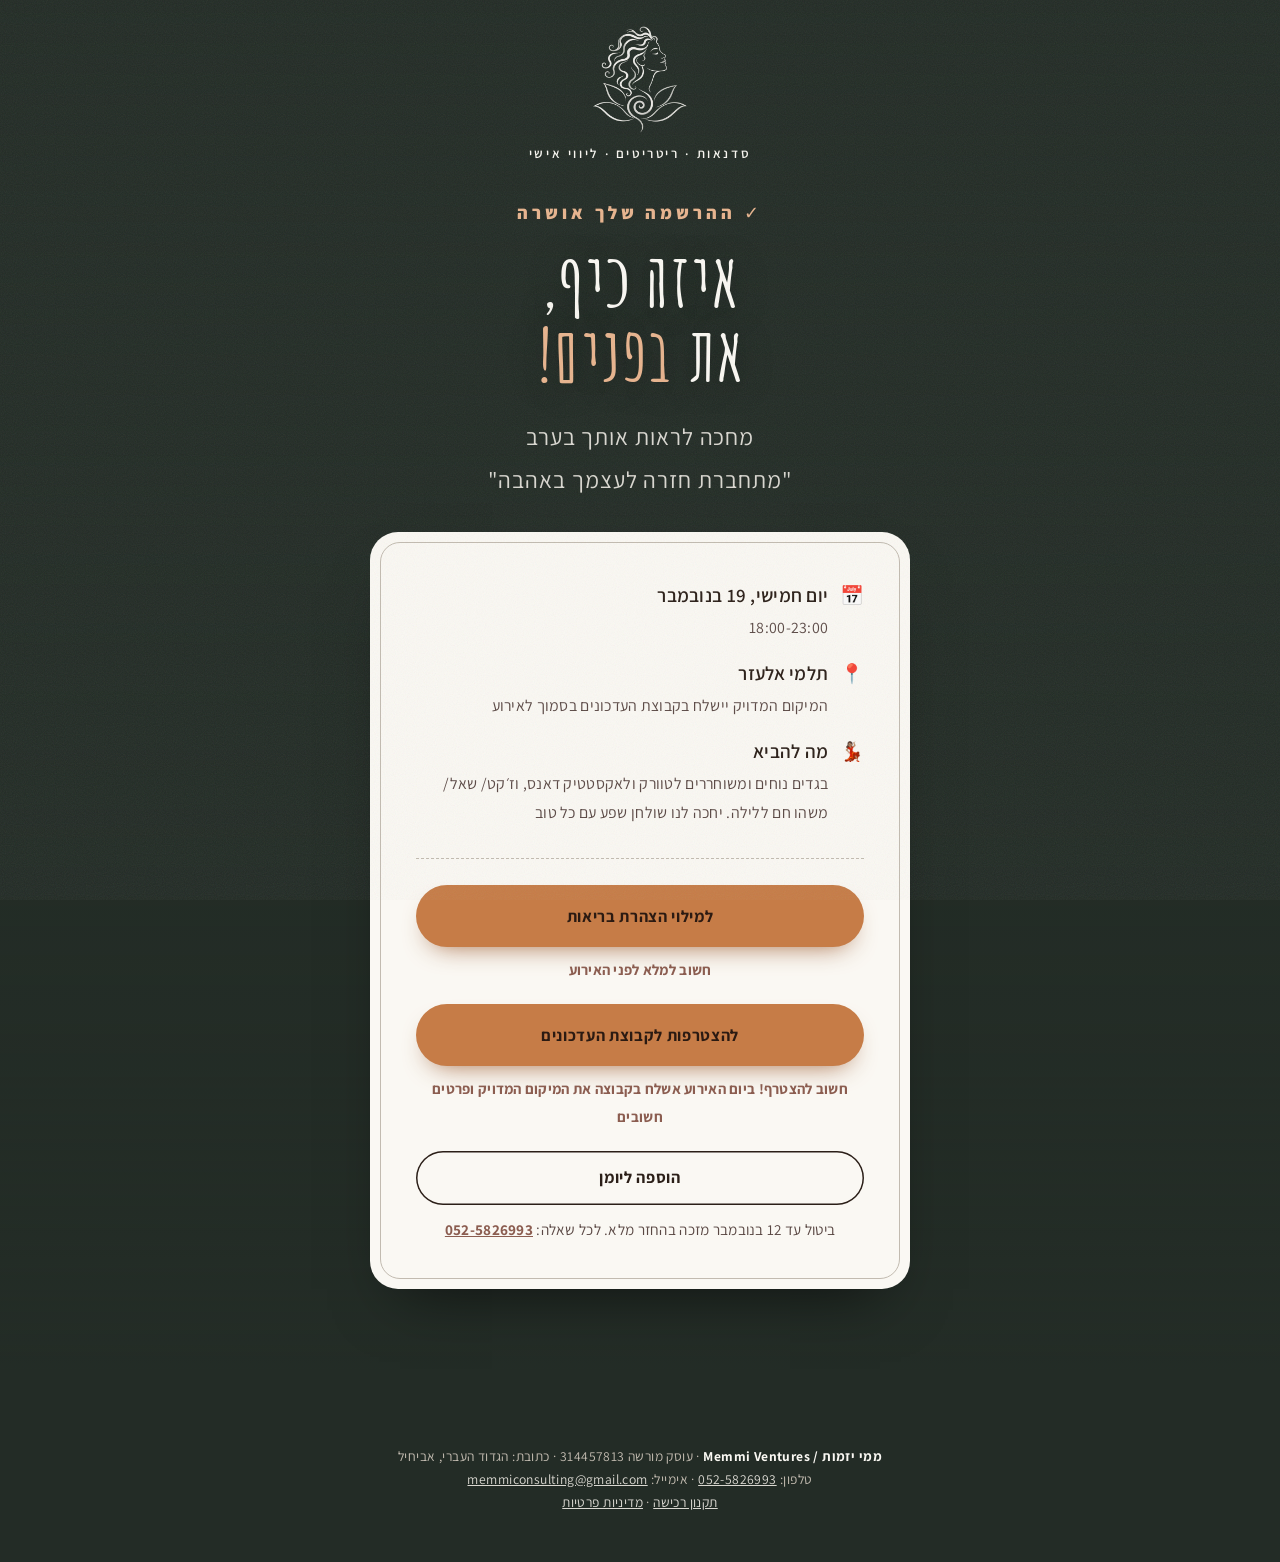
<file: events/reconnect-nov-2026/confirmed.html>
<!doctype html>
<html lang="he" dir="rtl">
<head>
  <meta charset="utf-8">
  <meta name="viewport" content="width=device-width, initial-scale=1, viewport-fit=cover">
  <title>ההרשמה אושרה · מתחברת חזרה לעצמך באהבה</title>
  <meta name="robots" content="noindex">
  <meta name="theme-color" content="#232C26">

  <!-- link preview in WhatsApp: the confirmation card -->
  <meta property="og:type" content="website">
  <meta property="og:locale" content="he_IL">
  <meta property="og:title" content="ההרשמה שלך אושרה 🌿 מתחברת חזרה לעצמך באהבה">
  <meta property="og:description" content="יום חמישי 19.11 · 18:00-23:00 · תלמי אלעזר. כל הפרטים והצהרת הבריאות.">
  <meta property="og:image" content="https://annabellememmi.github.io/Annabelle-workshops-retreats-1-on-1/assets/img/og-confirmed-v3.jpg">
  <meta name="twitter:card" content="summary_large_image">

  <link rel="icon" href="data:image/svg+xml,<svg xmlns='http://www.w3.org/2000/svg' viewBox='0 0 100 100'><text y='.9em' font-size='90'>🌿</text></svg>">
  <link rel="preconnect" href="https://fonts.googleapis.com">
  <link rel="preconnect" href="https://fonts.gstatic.com" crossorigin>
  <link href="https://fonts.googleapis.com/css2?family=Amatic+SC:wght@400;700&family=Assistant:wght@400;600;700;800&display=swap" rel="stylesheet">
  <link rel="stylesheet" href="../../assets/css/style.css?v=20261103e">
  <style>
    .confirm { min-height: 100svh; padding: 200px 0 80px; }
    .confirm h1 { font-size: clamp(2.6rem, 8vw, 4.6rem); }
    .confirm .ticket { margin-top: 1.6em; }
    .confirm .ticket__facts { text-align: start; gap: .7em; }
    .confirm .ticket__facts li { display: flex; gap: .6em; }
    .confirm .ticket__facts small { display: block; font-weight: 400; color: var(--ink-soft); }
    .confirm .actions { display: grid; gap: 12px; }
    .confirm .btn { font-size: 1.02rem; padding-inline: 1.2em; letter-spacing: .04em; }
    .confirm .must { font-size: .92rem; color: var(--clay); font-weight: 700; margin: -.2em 0 .6em; }
  </style>
</head>
<body>
  <header class="topbar">
    <a class="logo" href="./">
      <span class="logo__mark"><img src="../../assets/img/logo-white.png" alt="הלוגו של אנאבל ממי" width="420" height="420"></span>
      <span class="logo__tagline">סדנאות · ריטריטים · ליווי אישי</span>
    </a>
  </header>

  <main class="hero confirm">
    <div class="hero__content">
      <p class="kicker">✓ ההרשמה שלך אושרה</p>
      <h1>איזה כיף<span data-name></span>,<br>את <em>בפנים!</em></h1>
      <p class="hero__tagline">מחכה לראות אותך בערב "מתחברת חזרה לעצמך באהבה"</p>

      <div class="ticket">
        <ul class="ticket__facts">
          <li><span>📅</span><span>יום חמישי, 19 בנובמבר<small>18:00-23:00</small></span></li>
          <li><span>📍</span><span>תלמי אלעזר<small>המיקום המדויק יישלח בקבוצת העדכונים בסמוך לאירוע</small></span></li>
          <li><span>💃🏽</span><span>מה להביא<small>בגדים נוחים ומשוחררים לטוורק ולאקסטטיק דאנס, וז׳קט/ שאל/ משהו חם ללילה. יחכה לנו שולחן שפע עם כל טוב</small></span></li>
        </ul>
        <hr class="ticket__divider">
        <div class="actions">
          <a class="btn btn--lg btn--block" href="https://docs.google.com/forms/u/1/d/e/1FAIpQLSd8lgVty1KuWljnaJg-dvXGUKiHKcRXobr_hWmcfZoYoVJK_Q/viewform?usp=send_form" target="_blank" rel="noopener">למילוי הצהרת בריאות</a>
          <p class="must">חשוב למלא לפני האירוע</p>
          <a class="btn btn--lg btn--block" href="https://chat.whatsapp.com/Dou0kksJlg2AmYRe2pUojQ" target="_blank" rel="noopener">להצטרפות לקבוצת העדכונים</a>
          <p class="must">חשוב להצטרף! ביום האירוע אשלח בקבוצה את המיקום המדויק ופרטים חשובים</p>
          <a class="btn btn--ghost btn--block" href="https://calendar.google.com/calendar/render?action=TEMPLATE&text=%D7%9E%D7%AA%D7%97%D7%91%D7%A8%D7%AA%20%D7%97%D7%96%D7%A8%D7%94%20%D7%9C%D7%A2%D7%A6%D7%9E%D7%9A%20%D7%91%D7%90%D7%94%D7%91%D7%94&dates=20261119T160000Z/20261119T210000Z&location=%D7%AA%D7%9C%D7%9E%D7%99%20%D7%90%D7%9C%D7%A2%D7%96%D7%A8" target="_blank" rel="noopener">הוספה ליומן</a>
        </div>
        <p class="ticket__note">ביטול עד 12 בנובמבר מזכה בהחזר מלא. לכל שאלה: <a href="https://wa.me/972525826993" target="_blank" rel="noopener">052-5826993</a></p>
      </div>
    </div>
  </main>

  <footer class="footer" style="padding-bottom: 48px;">
    <div class="footer__biz">
      <p><strong>ממי יזמות / Memmi Ventures</strong> · עוסק מורשה 314457813 · כתובת: הגדוד העברי, אביחיל</p>
      <p>טלפון: <a href="tel:+972525826993">052-5826993</a> · אימייל: <a href="mailto:memmiconsulting@gmail.com">memmiconsulting@gmail.com</a></p>
      <p><a href="../../terms.html">תקנון רכישה</a> · <a href="../../privacy.html">מדיניות פרטיות</a></p>
    </div>
  </footer>

  <script>
    try {
      const n = new URLSearchParams(location.search).get("n");
      if (n) document.querySelector("[data-name]").textContent = ", " + n.slice(0, 30);
    } catch (e) {}
  </script>
</body>
</html>
</file>
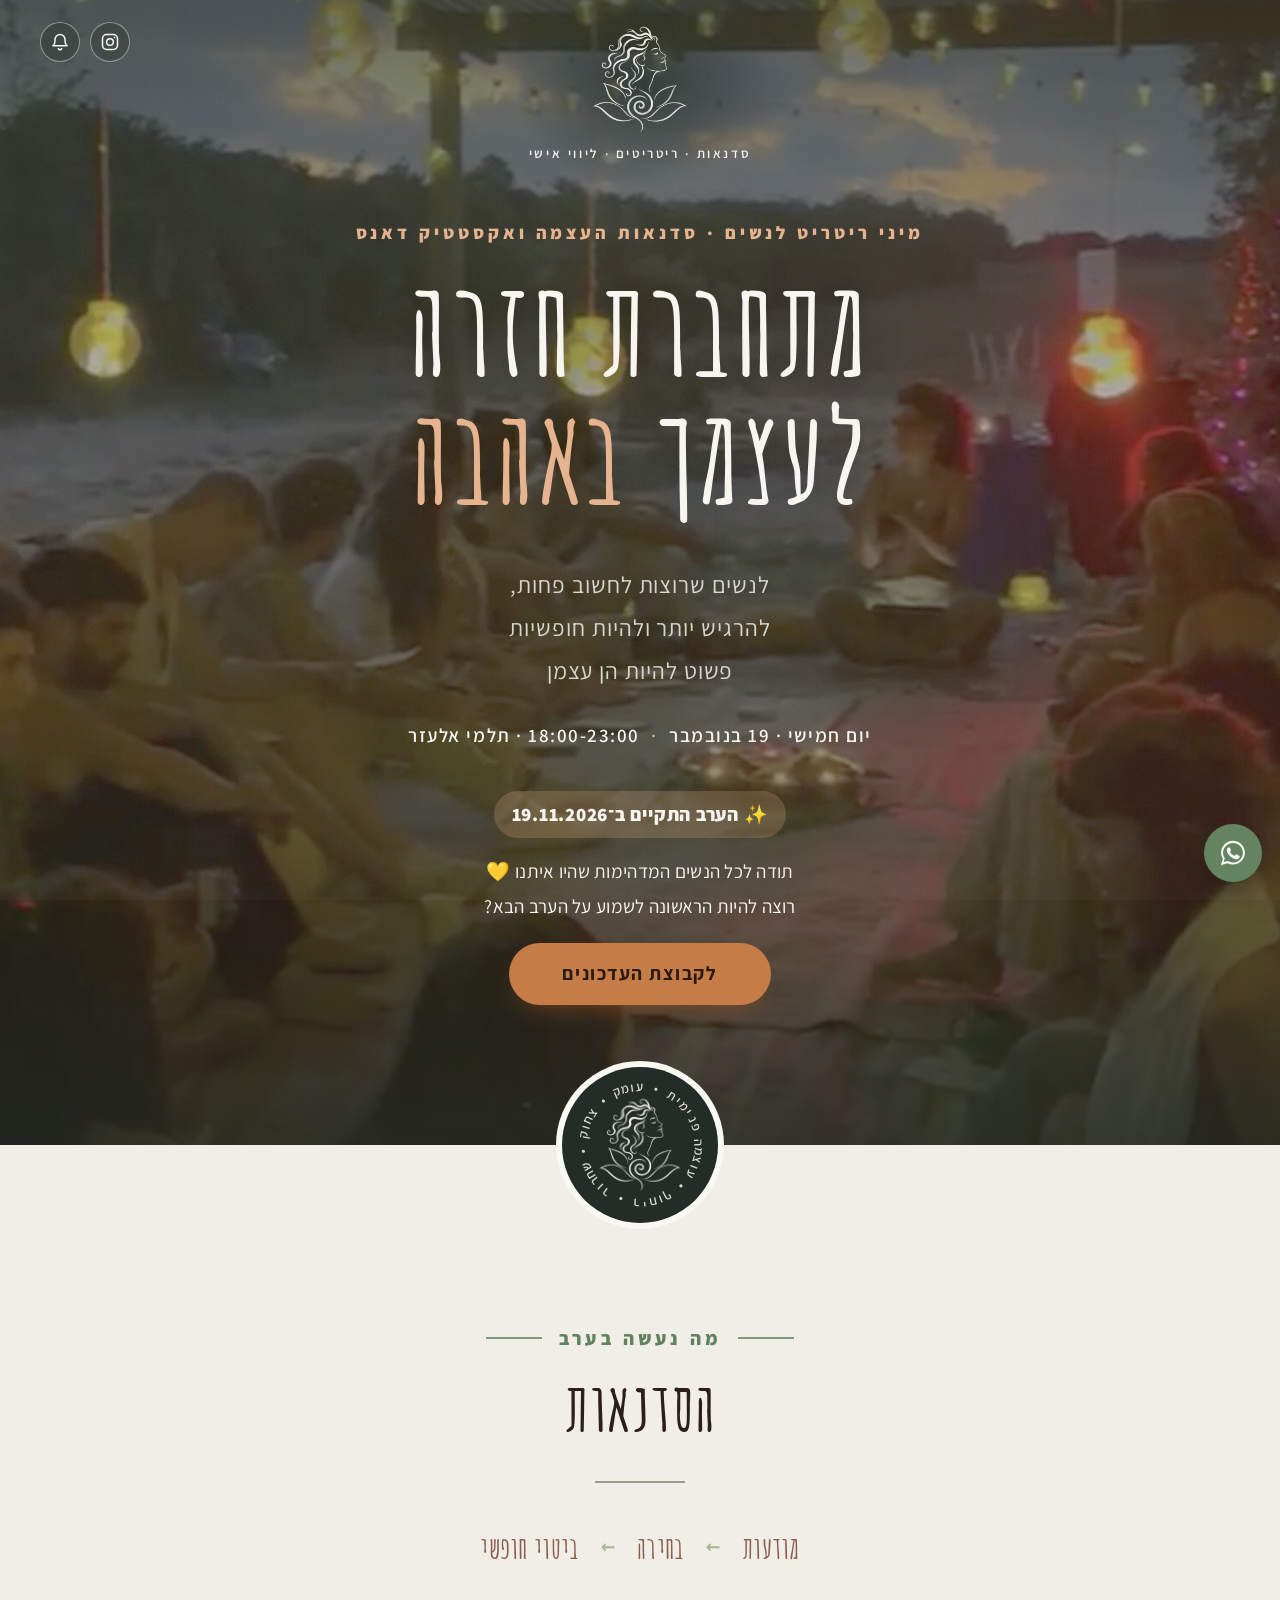
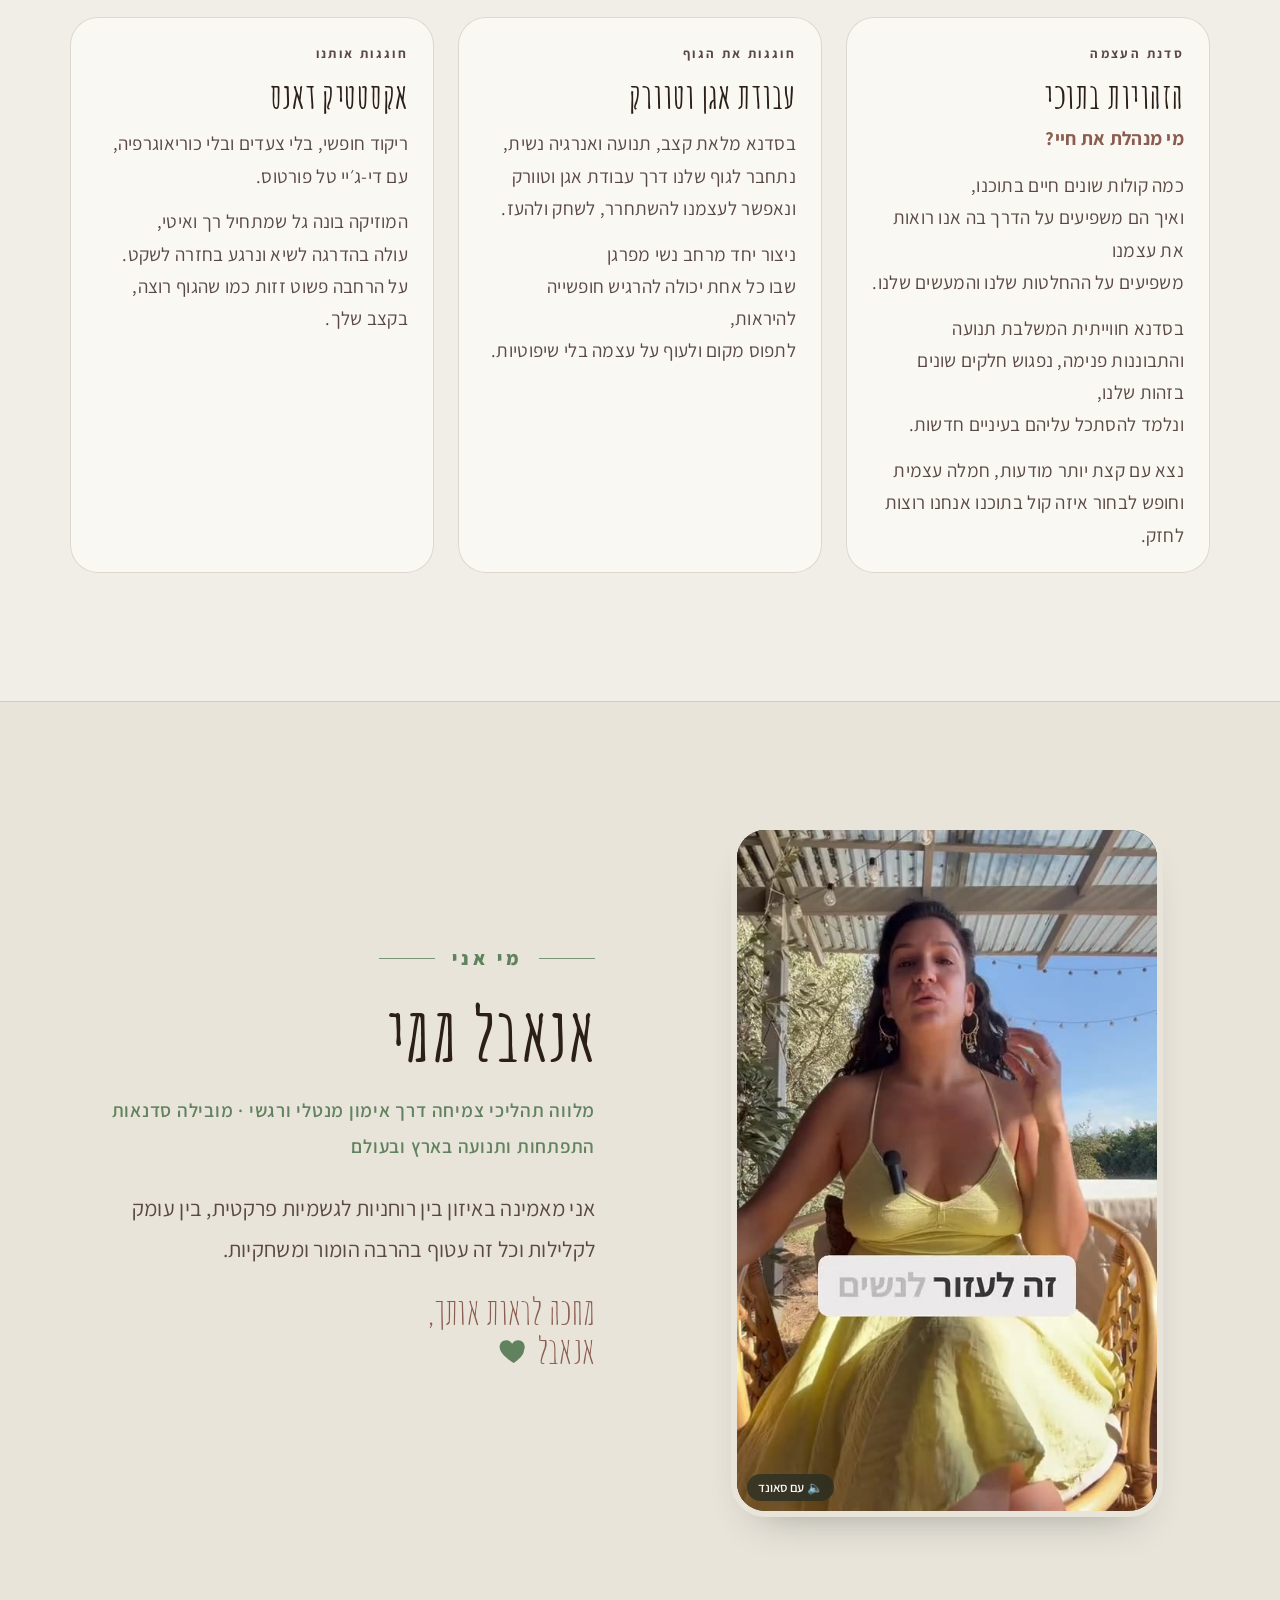
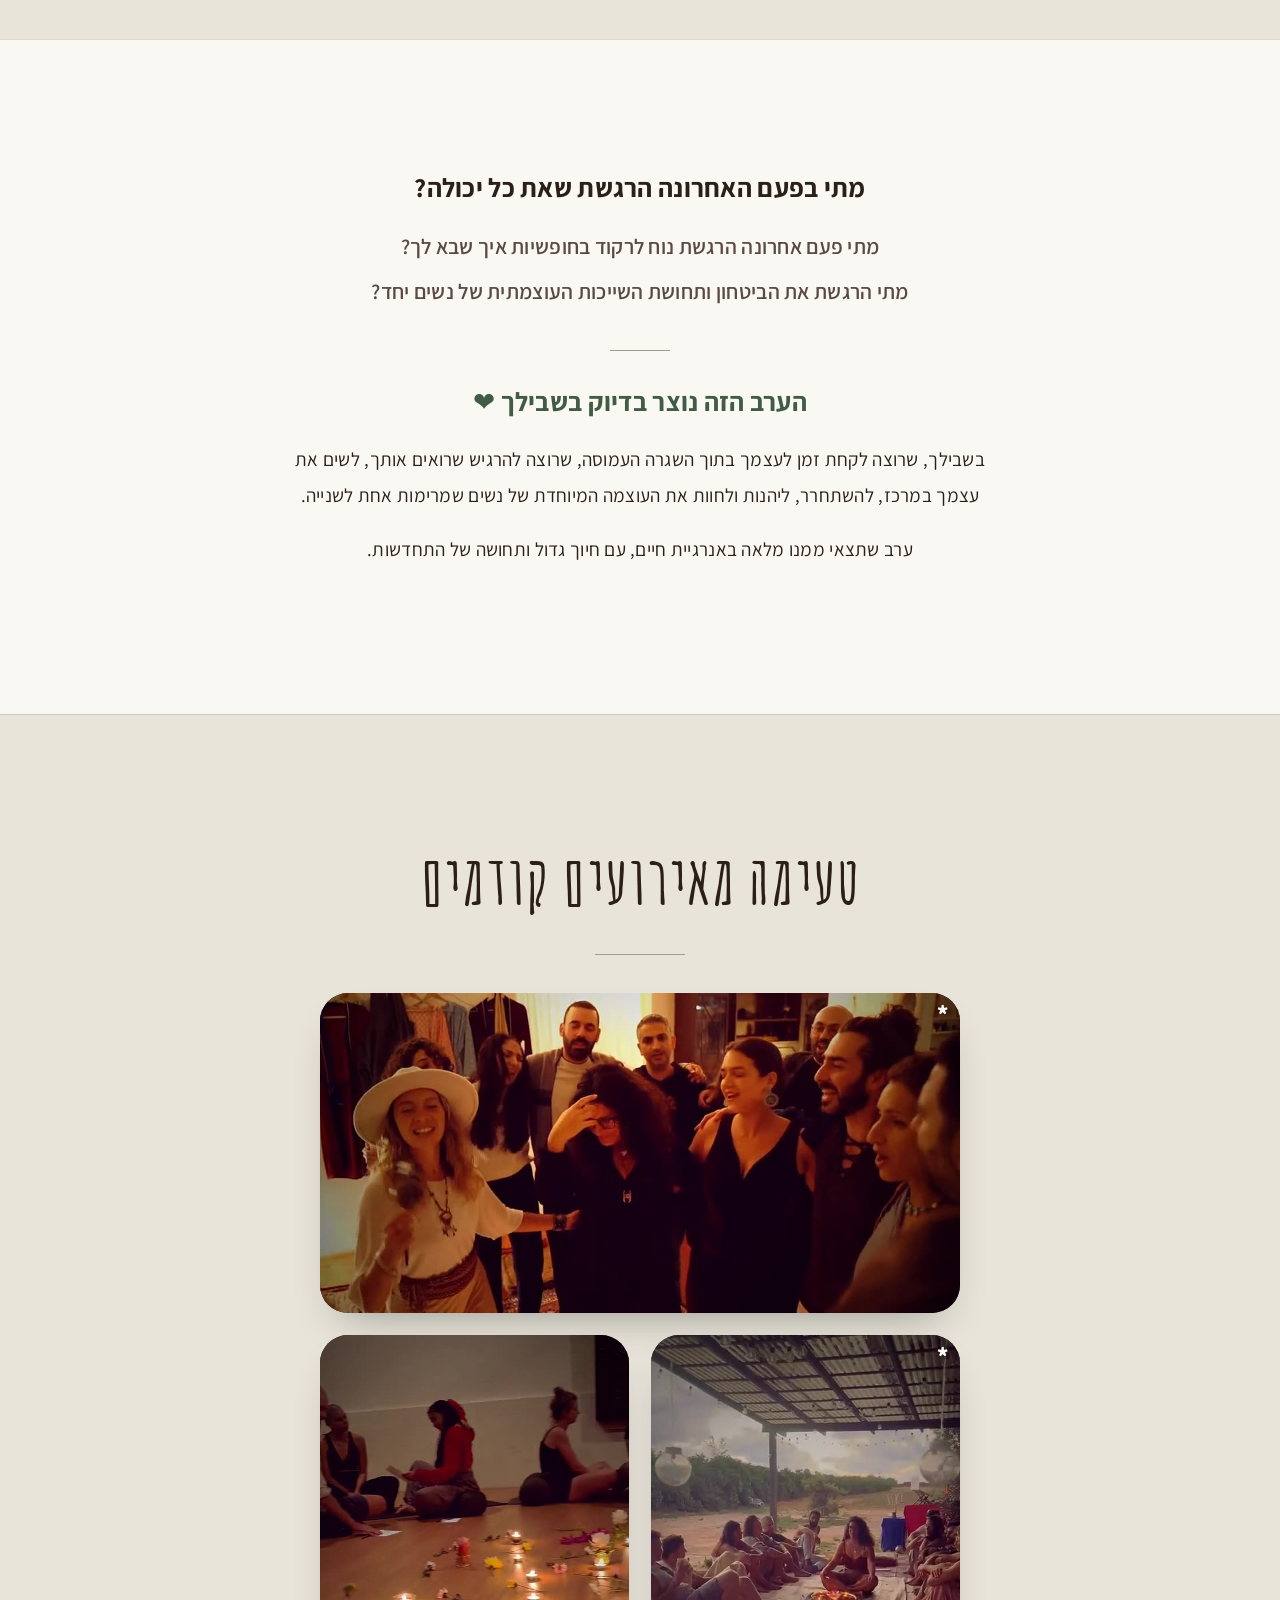
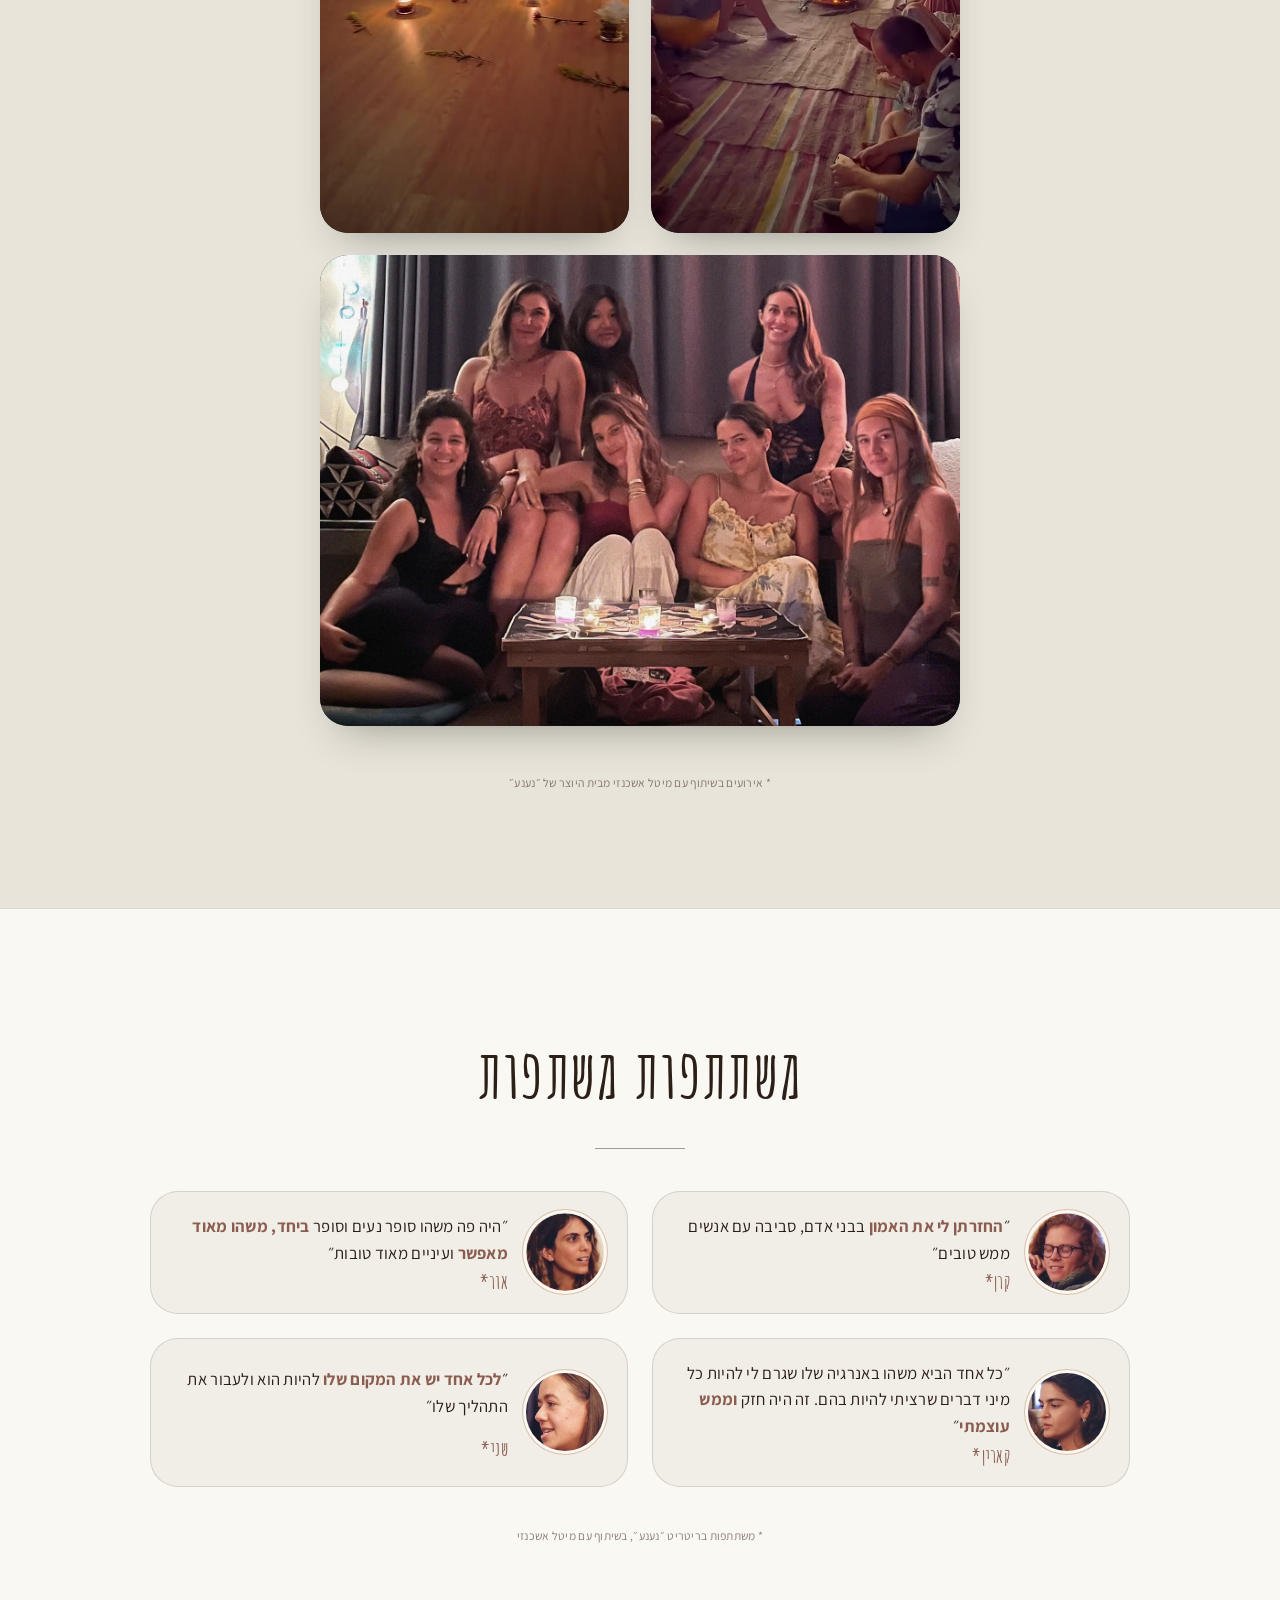
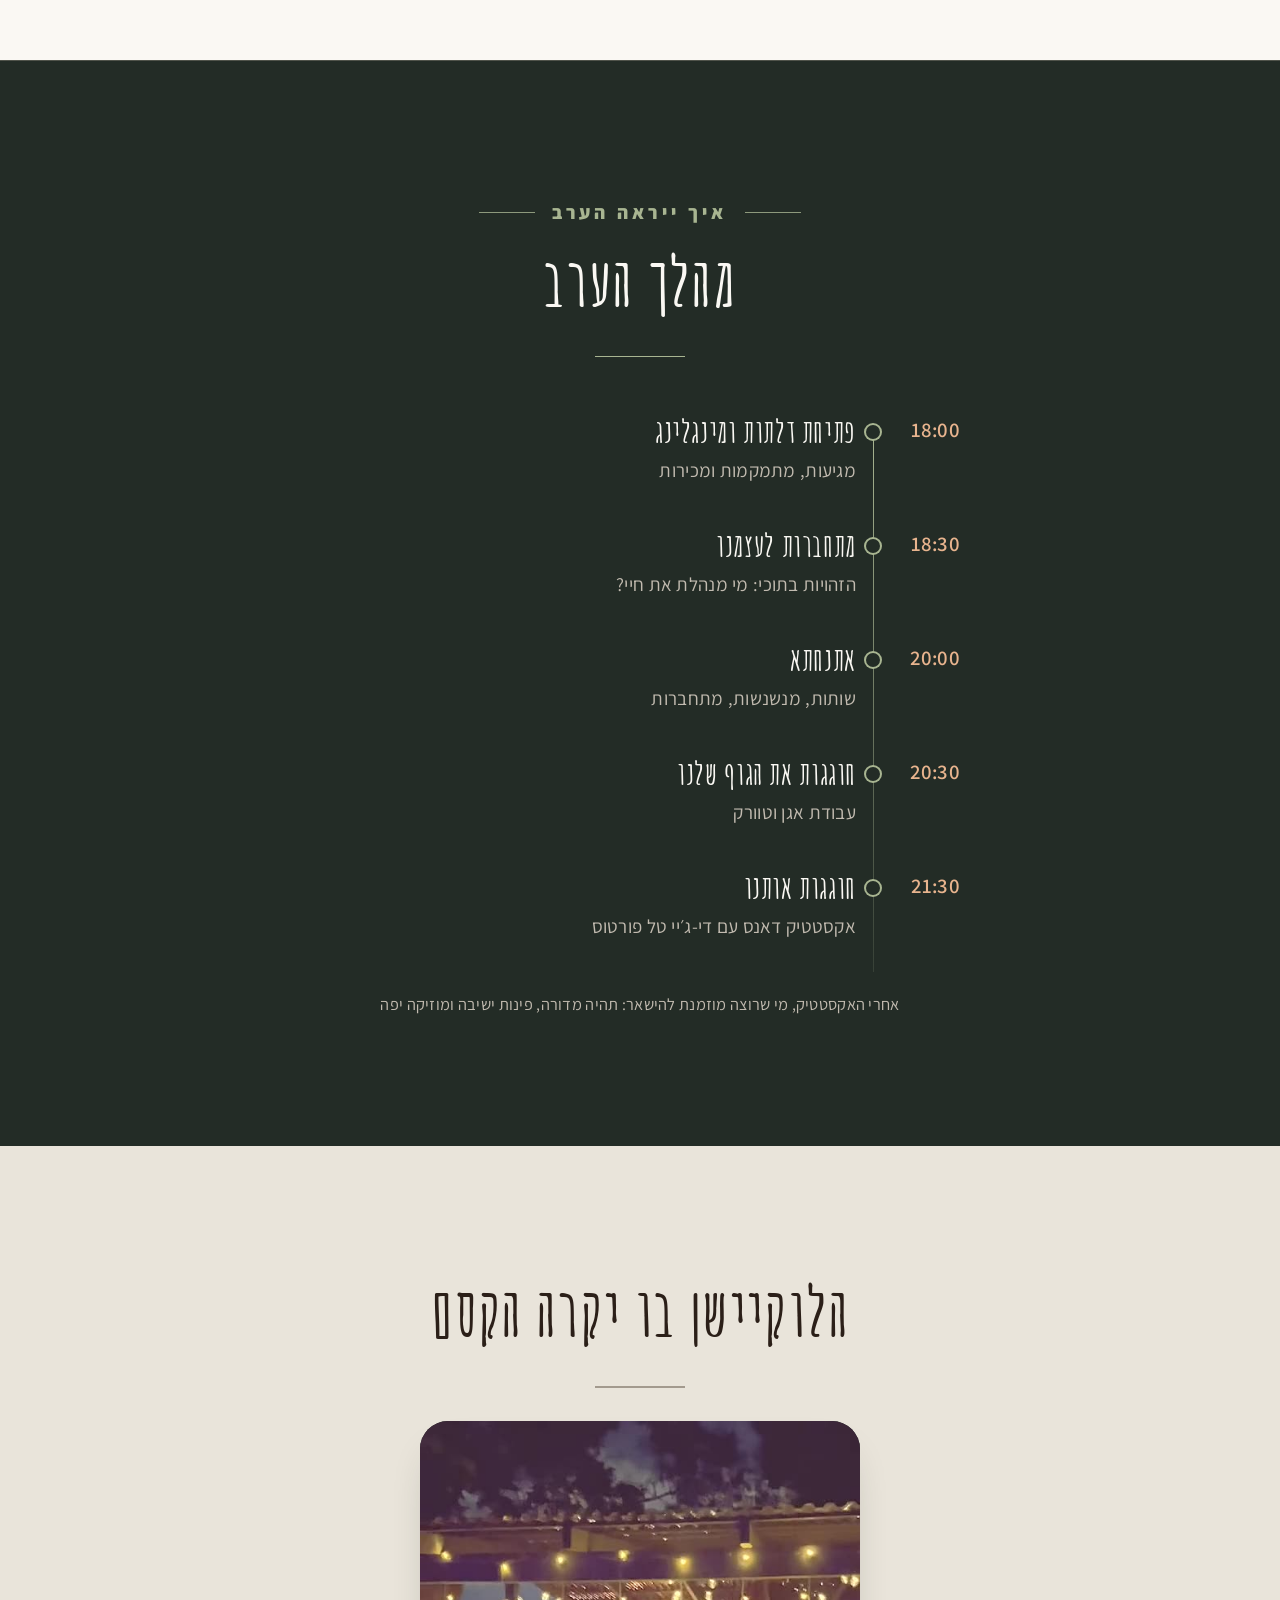
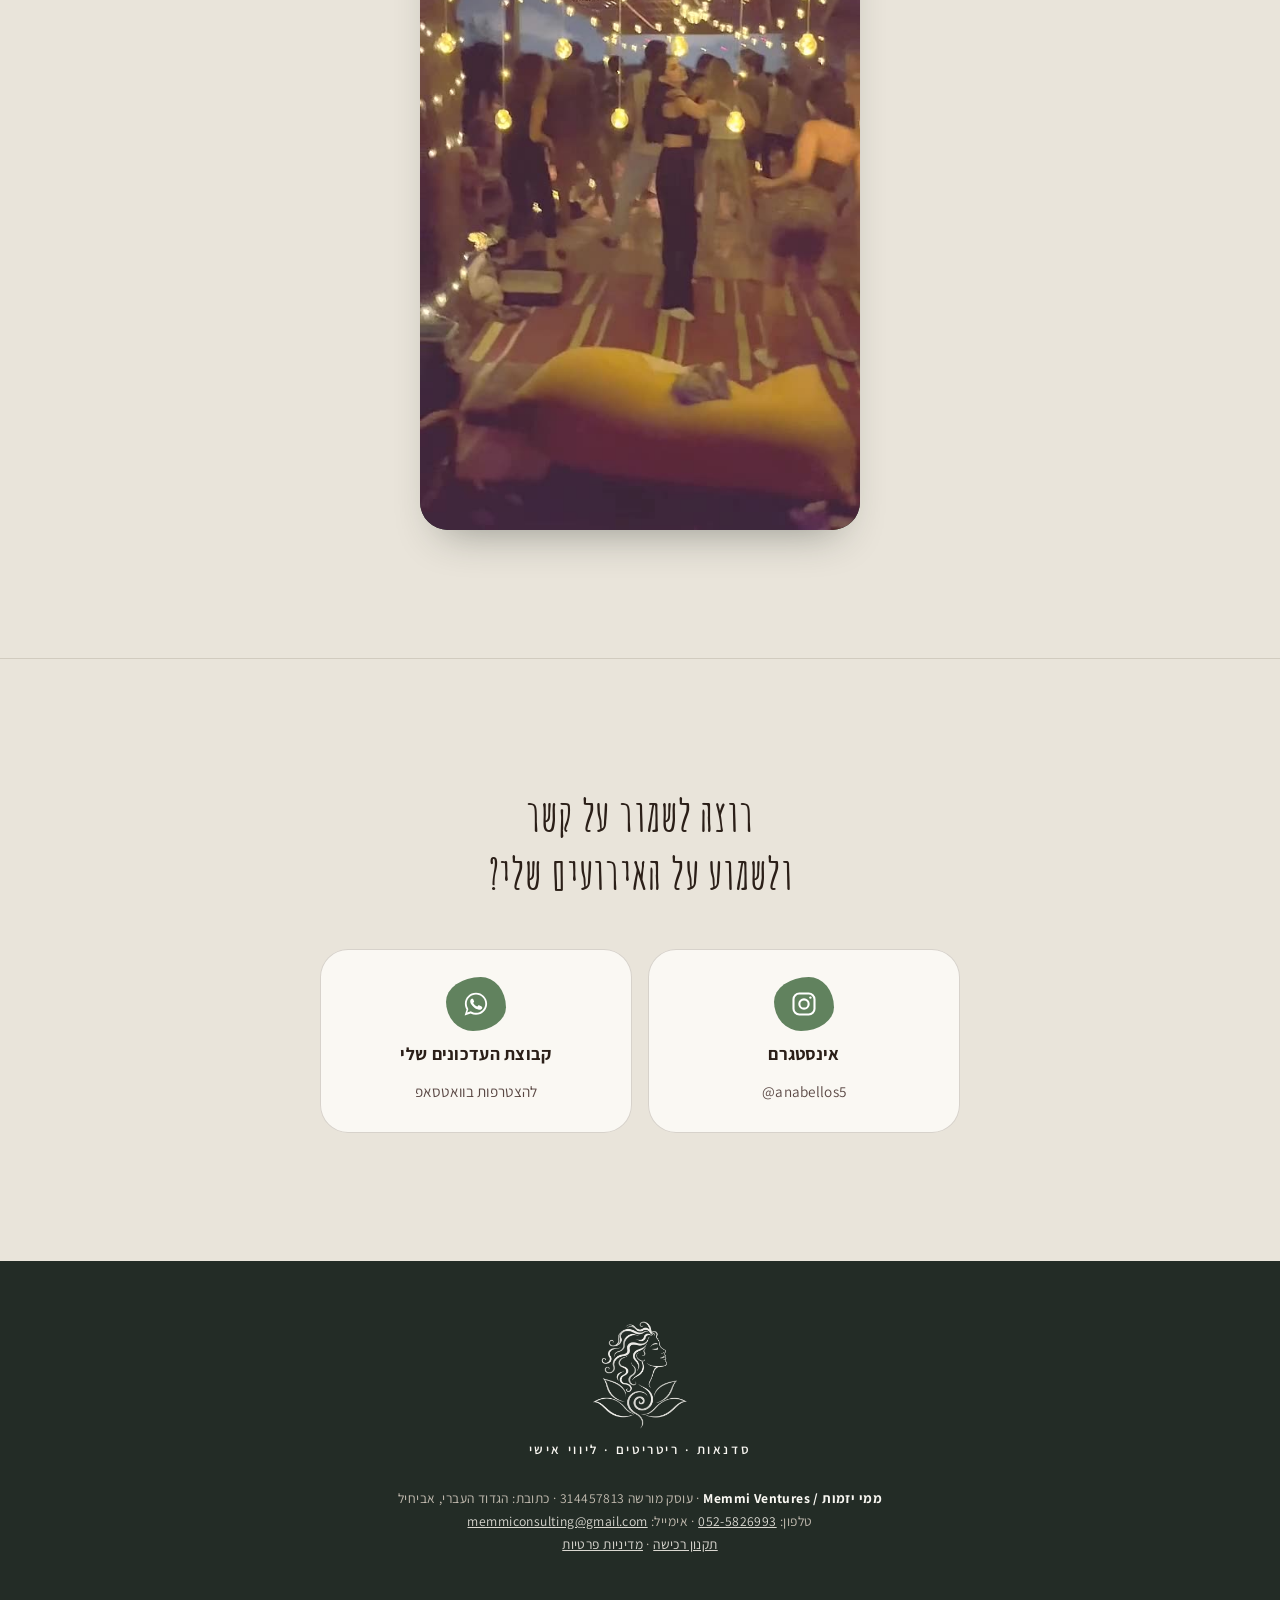
<file: events/reconnect-nov-2026/invite.html>
<!doctype html>
<html lang="he" dir="rtl">
<head>
  <meta charset="utf-8">
  <meta name="viewport" content="width=device-width, initial-scale=1">
  <title>תורך להצטרף 💛 מתחברת חזרה לעצמך באהבה</title>
  <meta name="robots" content="noindex">
  <meta property="og:type" content="website">
  <meta property="og:locale" content="he_IL">
  <meta property="og:title" content="חברה שלך שמרה לך מקום לידה 💛">
  <meta property="og:description" content="מתחברת חזרה לעצמך באהבה · יום חמישי 19.11 · כשבאות יחד, 220 ₪ לכל אחת">
  <meta property="og:image" content="https://annabellememmi.github.io/Annabelle-workshops-retreats-1-on-1/assets/img/friend-invite-v2.jpg">
  <meta name="twitter:card" content="summary_large_image">
  <script>location.replace("./" + location.search + "#tickets");</script>
</head>
<body><p><a href="./">מתחברת חזרה לעצמך באהבה</a></p></body>
</html>
</file>
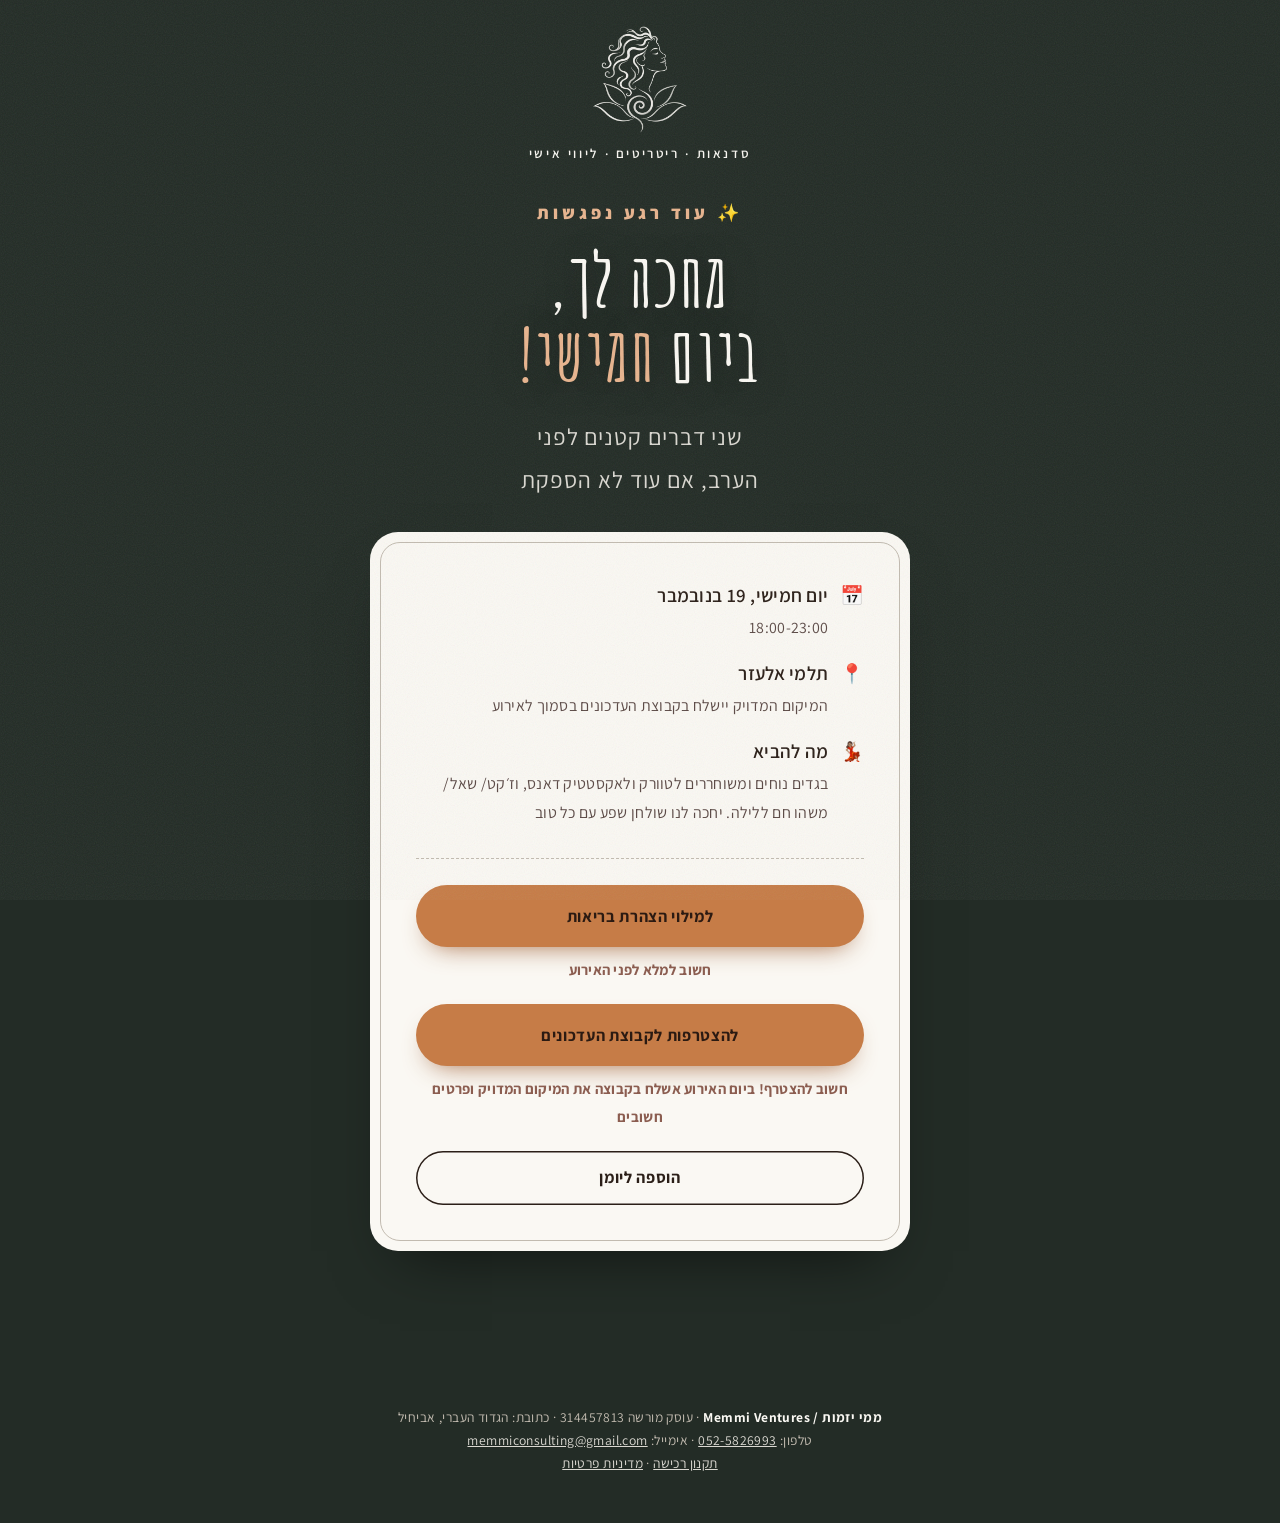
<file: events/reconnect-nov-2026/ready.html>
<!doctype html>
<html lang="he" dir="rtl">
<head>
  <meta charset="utf-8">
  <meta name="viewport" content="width=device-width, initial-scale=1, viewport-fit=cover">
  <title>עוד רגע נפגשות · מתחברת חזרה לעצמך באהבה</title>
  <meta name="robots" content="noindex">
  <meta name="theme-color" content="#232C26">

  <!-- link preview in WhatsApp: the confirmation card -->
  <meta property="og:type" content="website">
  <meta property="og:locale" content="he_IL">
  <meta property="og:title" content="עוד רגע נפגשות 🌿 מתחברת חזרה לעצמך באהבה">
  <meta property="og:description" content="יום חמישי 19.11 · 18:00-23:00 · תלמי אלעזר. שני דברים קטנים לפני הערב: הצהרת בריאות וקבוצת העדכונים.">
  <meta property="og:image" content="https://annabellememmi.github.io/Annabelle-workshops-retreats-1-on-1/assets/img/og-ready.jpg">
  <meta name="twitter:card" content="summary_large_image">

  <link rel="icon" href="data:image/svg+xml,<svg xmlns='http://www.w3.org/2000/svg' viewBox='0 0 100 100'><text y='.9em' font-size='90'>🌿</text></svg>">
  <link rel="preconnect" href="https://fonts.googleapis.com">
  <link rel="preconnect" href="https://fonts.gstatic.com" crossorigin>
  <link href="https://fonts.googleapis.com/css2?family=Amatic+SC:wght@400;700&family=Assistant:wght@400;600;700;800&display=swap" rel="stylesheet">
  <link rel="stylesheet" href="../../assets/css/style.css?v=20261103e">
  <style>
    .confirm { min-height: 100svh; padding: 200px 0 80px; }
    .confirm h1 { font-size: clamp(2.6rem, 8vw, 4.6rem); }
    .confirm .ticket { margin-top: 1.6em; }
    .confirm .ticket__facts { text-align: start; gap: .7em; }
    .confirm .ticket__facts li { display: flex; gap: .6em; }
    .confirm .ticket__facts small { display: block; font-weight: 400; color: var(--ink-soft); }
    .confirm .actions { display: grid; gap: 12px; }
    .confirm .btn { font-size: 1.02rem; padding-inline: 1.2em; letter-spacing: .04em; }
    .confirm .must { font-size: .92rem; color: var(--clay); font-weight: 700; margin: -.2em 0 .6em; }
  </style>
</head>
<body>
  <header class="topbar">
    <a class="logo" href="./">
      <span class="logo__mark"><img src="../../assets/img/logo-white.png" alt="הלוגו של אנאבל ממי" width="420" height="420"></span>
      <span class="logo__tagline">סדנאות · ריטריטים · ליווי אישי</span>
    </a>
  </header>

  <main class="hero confirm">
    <div class="hero__content">
      <p class="kicker">✨ עוד רגע נפגשות</p>
      <h1>מחכה לך<span data-name></span>,<br>ביום <em>חמישי!</em></h1>
      <p class="hero__tagline">שני דברים קטנים לפני הערב, אם עוד לא הספקת</p>

      <div class="ticket">
        <ul class="ticket__facts">
          <li><span>📅</span><span>יום חמישי, 19 בנובמבר<small>18:00-23:00</small></span></li>
          <li><span>📍</span><span>תלמי אלעזר<small>המיקום המדויק יישלח בקבוצת העדכונים בסמוך לאירוע</small></span></li>
          <li><span>💃🏽</span><span>מה להביא<small>בגדים נוחים ומשוחררים לטוורק ולאקסטטיק דאנס, וז׳קט/ שאל/ משהו חם ללילה. יחכה לנו שולחן שפע עם כל טוב</small></span></li>
        </ul>
        <hr class="ticket__divider">
        <div class="actions">
          <a class="btn btn--lg btn--block" href="https://docs.google.com/forms/d/e/1FAIpQLSd8lgVty1KuWljnaJg-dvXGUKiHKcRXobr_hWmcfZoYoVJK_Q/viewform?usp=send_form" target="_blank" rel="noopener">למילוי הצהרת בריאות</a>
          <p class="must">חשוב למלא לפני האירוע</p>
          <a class="btn btn--lg btn--block" href="https://chat.whatsapp.com/Dou0kksJlg2AmYRe2pUojQ" target="_blank" rel="noopener">להצטרפות לקבוצת העדכונים</a>
          <p class="must">חשוב להצטרף! ביום האירוע אשלח בקבוצה את המיקום המדויק ופרטים חשובים</p>
          <a class="btn btn--ghost btn--block" href="https://calendar.google.com/calendar/render?action=TEMPLATE&text=%D7%9E%D7%AA%D7%97%D7%91%D7%A8%D7%AA%20%D7%97%D7%96%D7%A8%D7%94%20%D7%9C%D7%A2%D7%A6%D7%9E%D7%9A%20%D7%91%D7%90%D7%94%D7%91%D7%94&dates=20261119T160000Z/20261119T210000Z&location=%D7%AA%D7%9C%D7%9E%D7%99%20%D7%90%D7%9C%D7%A2%D7%96%D7%A8" target="_blank" rel="noopener">הוספה ליומן</a>
        </div>
      </div>
    </div>
  </main>

  <footer class="footer" style="padding-bottom: 48px;">
    <div class="footer__biz">
      <p><strong>ממי יזמות / Memmi Ventures</strong> · עוסק מורשה 314457813 · כתובת: הגדוד העברי, אביחיל</p>
      <p>טלפון: <a href="tel:+972525826993">052-5826993</a> · אימייל: <a href="mailto:memmiconsulting@gmail.com">memmiconsulting@gmail.com</a></p>
      <p><a href="../../terms.html">תקנון רכישה</a> · <a href="../../privacy.html">מדיניות פרטיות</a></p>
    </div>
  </footer>

  <script>
    try {
      const n = new URLSearchParams(location.search).get("n");
      if (n) document.querySelector("[data-name]").textContent = ", " + n.slice(0, 30);
    } catch (e) {}
  </script>
</body>
</html>
</file>
<file: assets/css/style.css>
/* ==========================================================
   Annabelle Memmi — events
   Shared styles for every event landing page.
   Palette: earthy browns + forest greens, antique-orange CTAs.
   Look: deep forest darks, paper-textured lights, organic
   quiet hairline dividers, blob shapes, the woman-and-lotus logo in a light tint.
   Uses logical properties (inline-start/end) so an English
   (LTR) version can reuse the same file.
   ========================================================== */

:root {
  /* greens */
  --mist: #DAD8D1;
  --sage: #A8B591;
  --moss: #61825E;
  --forest: #415B44;
  --pine: #3A4F44;
  --night: #232C26;
  /* browns */
  --stone: #C2BBB0;
  --taupe: #A39A8E;
  --cocoa: #5A4844;
  --clay: #8B5D50;
  --earth: #552C27;
  /* neutrals + accent */
  --paper: #F1EEE7;
  --cream: #FAF8F3;
  --sand: #E9E4DA;
  --ink: #2B1F18;
  --ink-soft: #5A4844;
  --cta: #C67C47;
  --cta-hover: #B36A37;
  --cta-ink: #2B1A12;
  --glow: #E8B48E;

  --font-display: "Amatic SC", "Assistant", cursive;
  --font-body: "Assistant", "Heebo", system-ui, sans-serif;
  --font-hand: "Amatic SC", "Assistant", cursive;

  --radius: 28px;
  --radius-sm: 14px;
  --blob: 58% 42% 55% 45% / 46% 56% 44% 54%;
  --shadow: 0 22px 44px -22px rgba(35, 44, 38, .45);
  --wrap: 1140px;
  --gutter: clamp(16px, 4.5vw, 40px);
}

*, *::before, *::after { box-sizing: border-box; }
html { scroll-behavior: smooth; -webkit-text-size-adjust: 100%; }
body {
  margin: 0;
  font-family: var(--font-body);
  font-size: clamp(17px, .55vw + 14px, 19px);
  line-height: 1.85;
  letter-spacing: .015em;
  color: var(--ink);
  background: var(--paper);
  overflow-x: hidden;
}
img, video, svg { display: block; max-width: 100%; }
a { color: inherit; }
h1, h2, h3 { font-family: var(--font-display); font-weight: 500; line-height: 1.2; margin: 0 0 .5em; letter-spacing: 0; }
p { margin: 0 0 1em; }
:focus-visible { outline: 3px solid var(--cta); outline-offset: 3px; border-radius: 6px; }

.wrap { width: min(100% - 2 * var(--gutter), var(--wrap)); margin-inline: auto; }
.wrap--narrow { max-width: 780px; }
.center { text-align: center; }

/* paper grain over everything */
body::after {
  content: "";
  position: fixed; inset: 0;
  pointer-events: none;
  z-index: 100;
  opacity: .08;
  background-image: url("data:image/svg+xml;utf8,<svg xmlns='http://www.w3.org/2000/svg' width='160' height='160'><filter id='n'><feTurbulence type='fractalNoise' baseFrequency='.9' numOctaves='3' stitchTiles='stitch'/></filter><rect width='100%' height='100%' filter='url(%23n)'/></svg>");
}

/* ---------- small type helpers ---------- */
.kicker, .eyebrow {
  font: 600 .92rem/1.4 var(--font-body);
  letter-spacing: .22em;
  margin: 0 0 1em;
}
.eyebrow {
  display: inline-flex; align-items: center; gap: .9em;
  color: var(--moss);
}
.eyebrow { font-weight: 800; }
.eyebrow::before, .eyebrow::after { content: ""; width: 44px; height: 1.5px; background: currentColor; opacity: .8; }
@media (min-width: 900px) { .eyebrow { font-size: 1.18rem; } .eyebrow::before, .eyebrow::after { width: 56px; } }
.section-title { font-size: clamp(2.1rem, 4.4vw, 3.3rem); }
.section-title--rule::after {
  content: ""; display: block; width: 90px; height: 1.5px; margin: .55em auto 0;
  background: var(--taupe);
}
.lead { font-size: 1.16em; color: var(--ink-soft); }

/* ---------- buttons ---------- */
.btn {
  display: inline-flex; align-items: center; justify-content: center; gap: .5em;
  min-height: 54px;
  padding: .7em 2em;
  border: 0; border-radius: 999px;
  background: var(--cta);
  color: var(--cta-ink);
  font: 700 1.08rem/1.2 var(--font-body);
  letter-spacing: .08em;
  text-decoration: none;
  cursor: pointer;
  box-shadow: 0 12px 26px -14px rgba(150, 80, 35, .9);
  transition: transform .2s ease, background-color .2s ease;
}
.btn:hover { background: var(--cta-hover); transform: translateY(-2px); }
.btn:active { transform: translateY(0); }
.btn--lg { min-height: 62px; font-size: 1.2rem; padding-inline: 2.8em; }
.btn--ghost { background: transparent; color: inherit; box-shadow: inset 0 0 0 1.5px currentColor; }
.btn--ghost:hover { background: rgba(0, 0, 0, .04); }
.btn--block { width: 100%; }
.btn[disabled] { opacity: .6; cursor: wait; transform: none; }

@keyframes spin { to { transform: rotate(360deg); } }

/* ---------- top bar ---------- */
/* white line logo floating on the photo, with a soft dark glow behind it for contrast */
.topbar {
  position: absolute; inset-inline: 0; top: 0; z-index: 5;
  display: flex; justify-content: center;
  padding: 22px var(--gutter);
  color: var(--cream);
}
.topbar .logo { position: relative; isolation: isolate; }
.topbar .logo::before {
  content: ""; position: absolute; z-index: -1;
  left: 50%; top: 42%; width: 260px; height: 220px; transform: translate(-50%, -50%);
  background: radial-gradient(closest-side, rgba(35, 44, 38, .7), rgba(35, 44, 38, 0));
  pointer-events: none;
}
.logo { display: flex; flex-direction: column; align-items: center; gap: 2px; text-decoration: none; }
/* light version of the logo, tuned for the dark backgrounds it sits on */
.logo__mark { display: block; width: clamp(96px, 9vw, 116px); aspect-ratio: 1; }
.logo__mark img { width: 100%; height: 100%; object-fit: contain; }
.logo__tagline { font: 600 .82rem/1.4 var(--font-body); letter-spacing: .2em; margin-top: 6px; }
.sound-toggle {
  display: inline-flex; align-items: center; gap: .45em;
  padding: .4em .95em;
  border: 1px solid rgba(250, 248, 243, .4); border-radius: 999px;
  background: rgba(35, 44, 38, .35);
  color: inherit; font: 600 .85rem var(--font-body);
  cursor: pointer; backdrop-filter: blur(6px);
}
.sound-toggle[aria-pressed="true"] { background: var(--moss); border-color: var(--moss); }
.sound-bars { display: inline-flex; gap: 2px; align-items: flex-end; height: 13px; }
.sound-bars i { width: 3px; height: 4px; background: currentColor; border-radius: 2px; }
.sound-toggle[aria-pressed="true"] .sound-bars i { animation: bar 1s ease-in-out infinite; }
.sound-bars i:nth-child(2) { animation-delay: .2s !important; }
.sound-bars i:nth-child(3) { animation-delay: .4s !important; }
@keyframes bar { 0%, 100% { height: 4px; } 50% { height: 13px; } }

/* ---------- hero: full-bleed photo ---------- */
.hero {
  position: relative;
  min-height: 100svh;
  display: grid; place-items: center;
  padding: 220px 0 140px;
  color: var(--cream);
  text-align: center;
  background: var(--night);
  overflow: hidden;
  isolation: isolate;
}
.hero__bg {
  position: absolute; inset: 0; z-index: -2;
  width: 100%; height: 100%; object-fit: cover;
  transform: scale(1.06);
  animation: breathe 22s ease-in-out infinite alternate;
}
.hero::before {
  content: ""; position: absolute; inset: 0; z-index: -1;
  background:
    linear-gradient(180deg, rgba(35, 44, 38, .66) 0%, rgba(35, 44, 38, .26) 38%, rgba(35, 44, 38, .48) 78%, rgba(35, 44, 38, .8) 100%),
    radial-gradient(ellipse 70% 45% at 50% 50%, rgba(35, 44, 38, .3), transparent 75%);
}
@keyframes breathe { to { transform: scale(1.14); } }
.hero__content { position: relative; max-width: 860px; padding-inline: var(--gutter); }
.hero .kicker { color: var(--glow); font-weight: 800; font-size: clamp(.98rem, 1.4vw, 1.12rem); }
.hero h1 {
  font-size: clamp(3rem, 8.6vw, 6.4rem);
  font-weight: 300;
  line-height: 1.04;
  margin-bottom: .35em;
  text-shadow: 0 4px 34px rgba(0, 0, 0, .35);
}
.hero h1 em { font-style: normal; color: var(--glow); font-weight: 400; }
.hero__tagline { font-size: clamp(1.15rem, 2.2vw, 1.45rem); max-width: 32ch; margin: 0 auto 1.1em; color: var(--mist); letter-spacing: .04em; }
.hero__meta { font-weight: 600; letter-spacing: .08em; color: var(--cream); margin-bottom: 2em; }
.hero__meta i { font-style: normal; color: var(--glow); margin-inline: .6em; }
@media (max-width: 600px) { .hero__meta span { display: block; } .hero__meta i { display: none; } }
.hero__price { margin-top: 1.2em; font-size: .95rem; letter-spacing: .06em; color: var(--stone); }

/* ---------- sections ---------- */
.section { --bg: var(--paper); position: relative; z-index: 1; padding: clamp(80px, 10vw, 140px) 0; background: var(--bg); }
.section--paper { --bg: var(--paper); }
.section--cream { --bg: var(--cream); }
.section--sand { --bg: var(--sand); }
.section--night { --bg: var(--night); color: var(--cream); }
.section--forest { --bg: var(--forest); color: var(--cream); }
.section--earth { --bg: var(--earth); color: var(--cream); background: linear-gradient(170deg, var(--clay), var(--earth) 70%); }
.section--night .eyebrow, .section--forest .eyebrow { color: var(--sage); }
.section--earth .eyebrow { color: #F0C3A0; }
.section--night .lead, .section--forest .lead { color: var(--mist); }

/* straight, quiet dividers (Senses-style): a hairline between sections */
.section + .section { border-top: 1px solid rgba(163, 154, 142, .35); }
.section--night, .section--earth, .section--night + .section, .section--earth + .section { border-top-color: transparent; }

/* ---------- story + rotating badge ---------- */
.has-badge { padding-top: clamp(120px, 14vw, 170px); }
.badge {
  position: absolute; top: -78px; left: 50%; z-index: 3;
  width: 156px; height: 156px; margin-left: -78px;
  border-radius: 50%;
  background: var(--night); color: var(--cream);
  box-shadow: 0 0 0 6px var(--cream);
}
.badge__ring { position: absolute; inset: 0; animation: spin 30s linear infinite; }
.badge__ring span {
  position: absolute; top: 0; left: 50%;
  height: 50%; width: 1em; margin-left: -.5em;
  transform-origin: bottom center;
  font: 600 13px/1 var(--font-body);
  text-align: center;
  padding-top: 13px;
  color: var(--mist);
}
.badge__mark { position: absolute; inset: 28px; }
.badge__mark img { width: 100%; height: 100%; object-fit: contain; }
.story__quote {
  font-family: var(--font-display); font-weight: 400;
  font-size: clamp(1.8rem, 3.8vw, 2.7rem);
  line-height: 1.35;
  max-width: 24ch; margin: 0 auto .9em;
}
.ingredients { display: flex; flex-wrap: wrap; justify-content: center; gap: .7em; list-style: none; padding: 0; margin: 0; }
.ingredients li {
  display: inline-flex; align-items: center; gap: .5em;
  padding: .5em 1.25em; border-radius: 999px;
  background: #EAE3D6; color: var(--ink);
  font-weight: 600;
  box-shadow: inset 0 0 0 1px rgba(163, 154, 142, .45);
}
.ingredients li::before {
  content: ""; width: 18px; height: 18px; flex: none;
  background: var(--moss);
  -webkit-mask: url("data:image/svg+xml;utf8,<svg xmlns='http://www.w3.org/2000/svg' viewBox='0 0 24 24' fill='none' stroke='black' stroke-width='1.8' stroke-linecap='round'><path d='M5 19C5 10 11 5 20 4c0 9-5 15-14 15Z'/><path d='M5 19c3-4 6-7 10-9'/></svg>") center / contain no-repeat;
          mask: url("data:image/svg+xml;utf8,<svg xmlns='http://www.w3.org/2000/svg' viewBox='0 0 24 24' fill='none' stroke='black' stroke-width='1.8' stroke-linecap='round'><path d='M5 19C5 10 11 5 20 4c0 9-5 15-14 15Z'/><path d='M5 19c3-4 6-7 10-9'/></svg>") center / contain no-repeat;
}

/* ---------- agenda / timeline ---------- */
.timeline { list-style: none; padding: 0; margin: 3em auto 0; position: relative; max-width: 640px; }
.timeline::before {
  content: ""; position: absolute; inset-block: 12px; inset-inline-start: 86px;
  width: 1.5px; background: linear-gradient(var(--moss), rgba(97, 130, 94, .15));
}
.timeline li { position: relative; display: grid; grid-template-columns: 72px 1fr; gap: 32px; padding: 0 0 2.1em; }
.timeline li::before {
  content: ""; position: absolute; inset-inline-start: 80px; top: 11px;
  width: 14px; height: 14px; border-radius: 50%;
  background: var(--paper); box-shadow: 0 0 0 2px var(--moss);
}
.timeline li.is-highlight::before { background: var(--cta); box-shadow: 0 0 0 2px var(--cta), 0 0 16px 4px rgba(198, 124, 71, .4); }
.timeline time { font-family: var(--font-body); font-weight: 600; font-size: 1.3rem; color: var(--clay); direction: ltr; text-align: end; line-height: 1.5; }
.timeline h3 { font-size: 1.45rem; margin: 0 0 .1em; }
.timeline p { margin: 0; color: var(--ink-soft); }

.section--night .timeline::before { background: linear-gradient(var(--sage), rgba(168, 181, 145, .15)); }
.section--night .timeline li::before { background: var(--night); box-shadow: 0 0 0 2px var(--sage); }
.section--night .timeline time { color: var(--glow); }
.section--night .timeline p { color: var(--stone); }
.section--night .section-title--rule::after { background: var(--sage); }

/* ---------- about + vibe ---------- */
.vibe { display: grid; gap: clamp(48px, 7vw, 90px); align-items: center; }
@media (min-width: 900px) { .vibe { grid-template-columns: 1fr 1fr; } }
.video-card {
  position: absolute; bottom: 0; inset-inline-end: 0; z-index: 2;
  width: 46%; aspect-ratio: 9 / 15;
  border-radius: var(--radius); overflow: hidden;
  background: var(--night);
  box-shadow: 0 0 0 6px var(--bg, var(--cream)), var(--shadow);
}
.video-card video { width: 100%; height: 100%; object-fit: cover; }
.video-card--lg { position: relative; inset: auto; width: min(100%, 380px); margin-inline: auto; aspect-ratio: 9 / 15; }
@media (min-width: 900px) { .video-card--lg { width: min(100%, 420px); } }
.video-card__unmute {
  position: absolute; bottom: 10px; inset-inline-end: 10px;
  padding: .4em .85em; border: 0; border-radius: 999px;
  background: rgba(35, 44, 38, .7); color: var(--cream);
  font: 600 .8rem var(--font-body); cursor: pointer; backdrop-filter: blur(6px);
}
.about__name { font-size: clamp(2.4rem, 5vw, 3.6rem); margin-bottom: .2em; }
.about__role { font-weight: 600; letter-spacing: .04em; color: var(--moss); margin-bottom: 1.3em; }
.signature { font-family: var(--font-hand); font-size: 2.3rem; color: var(--clay); line-height: 1.05; margin-top: .6em; }

/* ---------- practical / faq ---------- */
.faq { display: grid; gap: 12px; margin-top: 2.4em; }
.faq details { background: var(--cream); border-radius: var(--radius-sm); box-shadow: inset 0 0 0 1px rgba(163, 154, 142, .4); overflow: hidden; }
.faq summary {
  list-style: none; cursor: pointer;
  display: flex; align-items: center; justify-content: space-between; gap: 1em;
  padding: 18px 22px;
  font-weight: 700; font-size: 1.1rem; letter-spacing: .02em;
}
.faq summary::-webkit-details-marker { display: none; }
.faq summary::after {
  content: "+"; flex: none;
  width: 32px; height: 32px; display: grid; place-items: center;
  border-radius: var(--blob); background: var(--sage); color: var(--night);
  font-size: 1.3rem; font-weight: 400; transition: transform .25s ease;
}
.faq details[open] summary::after { transform: rotate(45deg); }
.faq .faq__body { padding: 0 22px 20px; color: var(--ink-soft); }
.faq .faq__body p:last-child { margin: 0; }
.faq a { color: var(--clay); font-weight: 700; }

/* ---------- tickets ---------- */
.ticket {
  position: relative;
  max-width: 540px; margin: 2.2em auto 0;
  padding: clamp(30px, 5vw, 46px);
  border-radius: var(--radius);
  background: var(--cream); color: var(--ink);
  text-align: center;
  box-shadow: 0 30px 60px -30px rgba(0, 0, 0, .6);
}
.ticket::before {
  content: ""; position: absolute; inset: 10px; border-radius: calc(var(--radius) - 8px);
  border: 1px solid var(--stone); pointer-events: none;
}
.ticket__label { font-weight: 700; letter-spacing: .14em; color: var(--moss); margin: 0; }
.ticket__price { font-family: var(--font-body); font-weight: 600; font-size: clamp(3.8rem, 10vw, 5.2rem); line-height: 1; margin: .15em 0 .1em; color: var(--earth); }
.ticket__price small { font-size: .42em; font-weight: 400; }
.ticket__old { display: block; font-size: 1.15rem; color: var(--taupe); text-decoration: line-through; }
.ticket__note { color: var(--ink-soft); margin: .7em 0 0; font-size: .95rem; }
.ticket__divider { border: 0; border-top: 1.5px dashed var(--stone); margin: 1.4em 0; }
.ticket__facts { list-style: none; padding: 0; margin: 0 0 1.6em; display: grid; gap: .35em; font-weight: 600; }
.seats { display: inline-block; margin-top: .9em; font-family: var(--font-body); font-weight: 700; font-size: 1.2rem; color: var(--clay); line-height: 1.1; }

/* ---------- contact ---------- */
.contact-cards { display: grid; gap: 16px; margin-top: 2.4em; }
.contact-cards { max-width: 640px; margin-inline: auto; }
@media (min-width: 560px) { .contact-cards { grid-template-columns: repeat(2, 1fr); } }
.contact-card {
  display: flex; flex-direction: column; align-items: center; gap: .35em;
  padding: 28px 18px;
  border-radius: var(--radius);
  background: var(--cream);
  box-shadow: inset 0 0 0 1px rgba(163, 154, 142, .4);
  text-decoration: none; text-align: center;
  transition: transform .2s ease, box-shadow .2s ease;
}
.contact-card:hover { transform: translateY(-3px); box-shadow: inset 0 0 0 1.5px var(--moss), var(--shadow); }
.contact-card__icon { width: 60px; height: 54px; display: grid; place-items: center; border-radius: var(--blob); background: var(--moss); color: #fff; font-size: 1.5rem; }
.contact-card .contact-card__icon { color: #fff; }
.contact-card__icon svg { width: 28px; height: 28px; }
.contact-card strong { font-size: 1.1rem; }
.contact-card span { color: var(--ink-soft); font-size: .95rem; unicode-bidi: plaintext; }
.talk-to-me { font-family: var(--font-display); font-size: clamp(1.45rem, 3vw, 2rem); line-height: 1.55; margin: 0; }
.talk-to-me b { color: var(--clay); font-weight: 500; }

/* ---------- footer ---------- */
.footer { position: relative; background: var(--night); color: var(--stone); padding: 56px 0 130px; text-align: center; font-size: .95rem; letter-spacing: .08em; }
.footer .logo { color: var(--cream); display: inline-flex; margin-bottom: .6em; }
.footer a { color: var(--mist); }

/* ---------- floating buttons: CTA pill (left) + WhatsApp (right) ---------- */
.float-cta, .wa-float {
  position: fixed; z-index: 60; bottom: calc(18px + env(safe-area-inset-bottom));
  box-shadow: 0 12px 26px -10px rgba(0, 0, 0, .5);
}
.float-cta {
  left: 18px;
  min-height: 56px; padding: 0 1.8em;
  border: 0; border-radius: 999px;
  background: var(--cta); color: var(--cta-ink);
  font: 700 1.05rem var(--font-body); letter-spacing: .08em;
  cursor: pointer;
  opacity: 0; visibility: hidden; transform: translateY(20px);
  transition: opacity .35s ease, transform .35s ease, visibility .35s, background-color .2s;
}
.float-cta.is-visible { opacity: 1; visibility: visible; transform: none; }
.float-cta:hover { background: var(--cta-hover); }
.wa-float {
  right: 18px;
  width: 58px; height: 58px; display: grid; place-items: center;
  border-radius: 50%; background: var(--moss); color: var(--cream);
  transition: transform .2s ease;
}
.wa-float:hover { transform: scale(1.07); }
.wa-float svg { width: 30px; height: 30px; }

/* ---------- registration dialog ---------- */
.reg {
  width: min(100% - 24px, 540px);
  max-height: calc(100svh - 24px);
  padding: 0; border: 0; border-radius: var(--radius);
  background: var(--cream); color: var(--ink);
  box-shadow: 0 40px 80px -20px rgba(0, 0, 0, .6);
  overflow: auto;
}
.reg::backdrop { background: rgba(35, 44, 38, .7); backdrop-filter: blur(4px); }
.reg[open] { animation: pop .3s ease; }
@keyframes pop { from { opacity: 0; transform: translateY(16px) scale(.98); } }
.reg__head { position: relative; padding: 26px 28px 22px; background: var(--night); color: var(--cream); }
.reg__head h2 { font-size: 1.7rem; margin: 0; }
.reg__head p { margin: .2em 0 0; color: var(--stone); font-size: .95rem; letter-spacing: .06em; }
.reg__close {
  position: absolute; top: 14px; inset-inline-end: 14px;
  width: 38px; height: 38px; border: 0; border-radius: 50%;
  background: rgba(250, 248, 243, .14); color: var(--cream);
  font-size: 1.4rem; line-height: 1; cursor: pointer;
}
.steps { display: flex; gap: 6px; margin-top: 14px; }
.steps i { height: 4px; flex: 1; border-radius: 4px; background: rgba(250, 248, 243, .22); transition: background .3s; }
.steps i.is-done { background: var(--glow); }
.reg__body { padding: 24px 28px 28px; }
.reg__step[hidden] { display: none; }

.field { margin-bottom: 16px; }
.field label { display: block; font-weight: 700; margin-bottom: 6px; }
.field label .req { color: var(--cta); }
.field input, .field textarea {
  width: 100%;
  padding: 13px 15px;
  border: 1.5px solid var(--stone); border-radius: var(--radius-sm);
  background: #fff; color: var(--ink);
  font: 400 1.05rem/1.4 var(--font-body);
  transition: border-color .2s, box-shadow .2s;
}
.field textarea { min-height: 96px; resize: vertical; }
.field input:focus, .field textarea:focus { outline: 0; border-color: var(--moss); box-shadow: 0 0 0 4px rgba(97, 130, 94, .18); }
.field.has-error input, .field.has-error textarea { border-color: #B4442E; }
.field__error { display: none; color: #B4442E; font-size: .9rem; margin-top: 4px; font-weight: 600; }
.field.has-error .field__error { display: block; }
.field input[type="tel"], .field input[type="email"] { direction: ltr; text-align: right; }

.pay-summary {
  display: flex; justify-content: space-between; align-items: center;
  padding: 14px 18px; margin-bottom: 18px;
  border-radius: var(--radius-sm); background: var(--mist);
  font-weight: 700;
}
.pay-summary strong { font-family: var(--font-body); font-size: 1.7rem; color: var(--earth); font-weight: 500; }
.pay-options { display: grid; gap: 12px; grid-template-columns: 1fr 1fr; }
.pay-btn {
  display: flex; flex-direction: column; align-items: center; justify-content: center; gap: 4px;
  min-height: 92px; padding: 14px;
  border: 1.5px solid var(--stone); border-radius: var(--radius-sm);
  background: #fff; color: var(--ink);
  font: 800 1.35rem var(--font-body); text-decoration: none;
  transition: border-color .2s, transform .2s, box-shadow .2s;
}
.pay-btn small { font-weight: 600; font-size: .85rem; color: var(--ink-soft); }
.pay-btn:hover { border-color: var(--cta); transform: translateY(-2px); box-shadow: var(--shadow); }
.pay-tip { font-size: .93rem; color: var(--ink-soft); background: #F5E8DB; border-radius: var(--radius-sm); padding: 12px 14px; margin: 16px 0 0; }
.pay-done { margin-top: 18px; }
.pay-done[hidden] { display: none; }
.link-btn { background: none; border: 0; padding: 0; color: var(--clay); font: 700 .95rem var(--font-body); text-decoration: underline; cursor: pointer; }

.done { text-align: center; }
.done__emoji { font-size: 3rem; line-height: 1; margin-bottom: .2em; }
.done h3 { font-size: 1.9rem; font-family: var(--font-body); font-weight: 700; }
.done__links { display: grid; gap: 10px; margin-top: 1.2em; }

/* ---------- reveal on scroll ---------- */
.reveal { opacity: 0; transform: translateY(26px); transition: opacity .9s ease, transform .9s ease; }
.reveal.is-in { opacity: 1; transform: none; }

@media (prefers-reduced-motion: reduce) {
  *, *::before, *::after { animation-duration: .01ms !important; animation-iteration-count: 1 !important; transition-duration: .01ms !important; scroll-behavior: auto !important; }
  .reveal { opacity: 1; transform: none; }
}


/* text with hand-set line breaks: let lines wrap gracefully on small phones */
.lines { white-space: nowrap; }
@media (max-width: 480px) { .lines { font-size: min(1.16em, 4.25vw); } }
@media (max-width: 340px) { .lines { white-space: normal; } }
.heart { display: inline-block; width: .9em; height: .9em; vertical-align: -.08em; color: var(--moss); }
.faq-lines { white-space: nowrap; }
@media (max-width: 480px) { .faq-lines { font-size: min(1em, 3.85vw); white-space: normal; } }

/* everything that isn't a named display heading uses the body face */
.reg__step h3 { font-family: var(--font-body); font-weight: 700; }

/* venue video between "for who" and "what awaits" */
.venue__frame {
  position: relative;
  width: min(100%, 400px); margin-inline: auto; aspect-ratio: 540 / 870;
  border-radius: var(--radius); overflow: hidden; background: var(--night);
  box-shadow: var(--shadow);
}
@media (min-width: 900px) { .venue__frame { width: 440px; } }
.venue__frame video { width: 100%; height: 100%; object-fit: cover; }
.done__note { font-size: .92rem; font-weight: 700; color: var(--clay); margin: -.2em 0 .4em; }
.pay-backup { background: #F5E8DB; border-radius: var(--radius-sm); padding: 14px 16px; margin-bottom: 16px; }
.pay-backup[hidden] { display: none; }
.pay-backup p { margin: 0 0 10px; font-weight: 700; color: var(--earth); font-size: .95rem; }
.pay-backup .btn { font-size: 1rem; letter-spacing: .02em; padding-inline: 1em; }

/* business details (required by the card-clearing review) */
.footer__biz { margin-top: 1.4em; font-size: .85rem; letter-spacing: .03em; line-height: 1.7; color: var(--stone); }
.footer__biz p { margin: 0; }
.footer__biz strong { color: var(--cream); font-weight: 700; }
.field--check label { display: flex; gap: .55em; align-items: flex-start; font-weight: 600; font-size: .95rem; line-height: 1.5; cursor: pointer; }
.field--check label { padding: 6px 0; -webkit-tap-highlight-color: transparent; touch-action: manipulation; }
.field--check input[type="checkbox"] {
  -webkit-appearance: none; appearance: none; box-sizing: border-box;
  width: 26px; height: 26px; min-width: 26px; padding: 0; margin: 0; flex: none;
  border: 2px solid var(--moss); border-radius: 7px; background: #fff;
  display: grid; place-content: center; cursor: pointer; box-shadow: none;
}
.field--check input[type="checkbox"]::after {
  content: ""; width: 7px; height: 13px; margin-top: -3px;
  border: solid #fff; border-width: 0 3px 3px 0; transform: rotate(45deg) scale(0); transition: transform .12s;
}
.field--check input[type="checkbox"]:checked { background: var(--moss); }
.field--check input[type="checkbox"]:checked::after { transform: rotate(45deg) scale(1); }
.field--check input[type="checkbox"]:focus-visible { outline: 3px solid rgba(97, 130, 94, .35); outline-offset: 2px; }
.field.has-error input[type="checkbox"] { border-color: #B4442E; }
.field--check a { color: var(--clay); }

/* legal pages */
.legal { padding: 64px 0 80px; background: var(--paper); }
.legal h1 { font-size: clamp(2.2rem, 5vw, 3.2rem); text-align: center; }
.legal .updated { text-align: center; color: var(--ink-soft); font-size: .9rem; margin-bottom: 2.4em; }
.legal h2 { font-family: var(--font-body); font-weight: 800; font-size: 1.15rem; margin: 2em 0 .5em; color: var(--forest); }
.legal p, .legal li { color: var(--ink); }
.legal ul { padding-inline-start: 1.2em; }
.ticket__vat { margin: 0; font-size: .92rem; color: var(--ink-soft); font-weight: 600; }
.ticket__note a { color: var(--clay); font-weight: 700; }

/* opening invitation (replaces "for who"): questions, then the answer */
.invite { max-width: 720px; }
.invite p { margin-inline: auto; }
.invite__big { font-weight: 700; font-size: clamp(1.3rem, 1.2vw + 1rem, 1.65rem); line-height: 1.5; color: var(--ink); max-width: 30ch; margin-bottom: .8em; }
.invite__q { font-weight: 600; font-size: 1.12em; line-height: 1.6; color: var(--ink-soft); max-width: 34ch; margin-bottom: .5em; }
.invite__for { margin-top: 1.6em; padding-top: 1.2em; position: relative; color: var(--forest); }
.invite__for::before { content: ""; position: absolute; top: 0; left: 50%; width: 60px; height: 1.5px; margin-left: -30px; background: var(--taupe); }
.invite .btn { margin-top: .6em; }
@media (min-width: 760px) { .invite__q, .invite__big { max-width: none; } }
.invite__big { text-wrap: balance; }

/* instagram + whatsapp group icons, top corner of the header */
.topbar__social { position: absolute; top: 22px; inset-inline-end: var(--gutter); display: flex; gap: 10px; }
.topbar__social a {
  width: 40px; height: 40px; display: grid; place-items: center;
  border-radius: 50%; color: var(--cream);
  border: 1px solid rgba(250, 248, 243, .45); background: rgba(35, 44, 38, .35);
  backdrop-filter: blur(6px); transition: background-color .2s, border-color .2s;
}
.topbar__social a:hover { background: var(--moss); border-color: var(--moss); }
.topbar__social svg { width: 20px; height: 20px; }
@media (max-width: 420px) { .topbar__social { flex-direction: column; top: 18px; gap: 8px; } .topbar__social a { width: 36px; height: 36px; } }

/* about: talking video first, text, then the playful clip to close */
@media (min-width: 900px) { #about .vibe { grid-template-columns: 1fr 1fr; } }
.video-card--talk { aspect-ratio: 540 / 876; }

/* tickets: playful clip beside the price card */
.tickets__row { display: grid; gap: 36px; justify-items: center; align-items: center; margin-top: 2.2em; }
.tickets__row .ticket { margin-top: 0; width: 100%; }
.video-card--tickets { width: min(64vw, 240px); box-shadow: 0 0 0 6px rgba(250, 248, 243, .9), var(--shadow); }
@media (min-width: 900px) { .tickets__row { grid-template-columns: auto minmax(0, 540px); justify-content: center; gap: 56px; } .video-card--tickets { width: 300px; } }

/* sound button pulses when the talking video is waiting for a first tap */
.video-card__unmute.is-hint { background: var(--cta); color: var(--cta-ink); font-size: .9rem; padding: .55em 1em; animation: hint 1.6s ease-in-out infinite; }
@keyframes hint { 0%, 100% { transform: scale(1); } 50% { transform: scale(1.08); } }

/* "taste of past events": swipeable row on phones, centred grid on larger screens */
.taste__grid { display: flex; gap: 16px; margin-top: 2em; overflow-x: auto; scroll-snap-type: x mandatory; padding-bottom: 8px; justify-content: safe center; }
.taste__item { flex: 0 0 min(78vw, 340px); margin: 0; aspect-ratio: 540 / 870; border-radius: var(--radius); overflow: hidden; background: var(--night); box-shadow: var(--shadow); scroll-snap-align: center; }
.taste__item video, .taste__item img { width: 100%; height: 100%; object-fit: cover; display: block; }
.taste__item--wide { aspect-ratio: 4 / 3; flex-basis: min(86vw, 460px); }
@media (min-width: 900px) { .taste__grid { flex-wrap: wrap; overflow: visible; gap: 22px; } .taste__item { flex-basis: 300px; } .taste__item--wide { flex-basis: 420px; } }
@media (max-width: 480px) { .hero .kicker { letter-spacing: .08em; font-size: min(1rem, 4.1vw); } }
.taste__item.taste__item--wide { aspect-ratio: 1200 / 884; align-self: center; }
@media (min-width: 900px) { .taste__item.taste__item--wide { flex-basis: 520px; } .taste__grid { align-items: center; } }

/* past events: everything visible at once, no sideways swiping. Photo on top, videos below */
.taste__grid { display: grid !important; grid-template-columns: 1fr 1fr; gap: 12px; overflow: visible !important; max-width: 640px; margin-inline: auto; }
.taste__grid .taste__item { flex: none; width: auto; aspect-ratio: 540 / 870; }
.taste__grid .taste__item--wide { grid-column: 1 / -1; aspect-ratio: 1200 / 884; }
@media (min-width: 900px) { .taste__grid { gap: 22px; } }
.timeline__after { max-width: 640px; margin: .4em auto 0; text-align: center; color: var(--stone); font-size: 1.02rem; line-height: 1.7; }

/* two fonts only: Amatic SC (hand-drawn headings) + Assistant (everything else).
   Amatic is narrow and light, so headings get weight 700 and a bit more size. */
h1, h2, h3, .section-title, .about__name, .talk-to-me, .story__quote, .reg__head h2, .done h3 { font-family: var(--font-display); font-weight: 700; letter-spacing: .02em; }
.hero h1 { font-size: clamp(3.8rem, 11vw, 8rem); font-weight: 700; line-height: 1; }
.hero h1 em { font-weight: 700; }
.section-title { font-size: clamp(2.7rem, 5.6vw, 4.2rem); line-height: 1.1; }
.about__name { font-size: clamp(3.2rem, 6.4vw, 4.6rem); }
.timeline h3 { font-size: 1.95rem; line-height: 1.15; }
.talk-to-me { font-size: clamp(2rem, 4vw, 2.7rem); line-height: 1.35; }
.reg__head h2 { font-size: 2.2rem; }
.done h3 { font-size: 2.4rem; }
.pay-step h3, .reg__step > h3 { font-size: 2rem; }
.legal h1 { font-size: clamp(2.8rem, 6vw, 4rem); }
.legal h2 { font-family: var(--font-body); font-weight: 800; }
.invite__big { font-family: var(--font-body); }
.taste__grid .taste__item--landscape { grid-column: 1 / -1; aspect-ratio: 2 / 1; }
.taste__item { position: relative; }
.taste__star { position: absolute; top: 8px; inset-inline-start: 12px; color: #FAF8F3; font-weight: 800; font-size: 1.5rem; line-height: 1; text-shadow: 0 1px 6px rgba(0, 0, 0, .55); pointer-events: none; }
.taste__note { max-width: 640px; margin: 3.2em auto -1.2em; font-size: .74rem; color: var(--ink-soft); opacity: .7; text-align: center; }

/* workshops: a short taste of each part of the evening */
.workshops { display: grid; gap: 18px; margin-top: 2.2em; }
@media (min-width: 900px) { .workshops { grid-template-columns: repeat(3, 1fr); gap: 24px; } }
.workshop { background: var(--cream); border-radius: var(--radius); padding: 26px 26px 22px; box-shadow: inset 0 0 0 1px rgba(163, 154, 142, .35); }
.workshop__tag { margin: 0 0 .2em; font-weight: 700; font-size: .82rem; letter-spacing: .18em; color: var(--moss); }
.workshop h3 { font-size: 2.2rem; margin: 0 0 .3em; color: var(--ink); }
.workshop p { margin: 0 0 .7em; color: var(--ink-soft); line-height: 1.7; }
.workshop p:last-child { margin-bottom: 0; }
.workshop__note { font-weight: 700; font-size: .95rem; color: var(--clay) !important; }

/* bring-a-friend note under the invite button */
.friend-note { margin: 1em auto 0; font-weight: 700; font-size: .98rem; color: var(--clay); }
[data-friend-field][hidden] { display: none; }

/* testimonials */
.quotes { display: grid; gap: 18px; margin-top: 2.2em; max-width: 980px; margin-inline: auto; }
@media (min-width: 760px) { .quotes { grid-template-columns: 1fr 1fr; gap: 24px; } }
.quote { margin: 0; display: grid; grid-template-columns: 78px 1fr; gap: 6px 18px; align-items: center; background: var(--paper); border-radius: var(--radius); padding: 22px 24px; box-shadow: inset 0 0 0 1px rgba(163, 154, 142, .35); }
.quote img { grid-row: span 2; width: 78px; height: 78px; border-radius: 50%; object-fit: cover; box-shadow: 0 0 0 3px var(--cream), 0 0 0 4px rgba(192, 138, 99, .45); }
.quote blockquote { margin: 0; font-size: 1.04rem; line-height: 1.6; color: var(--ink); }
.quote figcaption { font-family: var(--font-display); font-weight: 700; font-size: 1.2rem; color: var(--clay); line-height: 1; }
.workshop__todo { color: var(--taupe) !important; font-style: italic; }
.pay-btn[hidden] { display: none; }

/* "מחכה לכן הטבה" */
.friend-perk { border: 0; background: none; padding: 0 0 2px; font: inherit; font-weight: 800; color: var(--cta-hover); cursor: pointer; border-bottom: 1.5px dashed currentColor; }
.friend-panel { max-width: 460px; margin: 14px auto 0; padding: 20px 22px; border-radius: var(--radius-sm); background: #F7EADF; box-shadow: inset 0 0 0 1px rgba(192, 138, 99, .35); }
.friend-panel[hidden] { display: none; }
.friend-panel p { margin: 0 0 .6em; font-size: .98rem; color: var(--ink-soft); }
.friend-panel strong { color: var(--earth); }
.friend-invite { margin: 1em 0 .4em; padding: 16px 18px; border-radius: var(--radius-sm); background: #F7EADF; }
.friend-invite[hidden] { display: none; }
.friend-invite p { margin: 0 0 .8em; }
.quote mark { background: none; color: var(--clay); font-weight: 700; }
.ticket__friend { margin-top: 10px; }
.field--friend { background: #F7EADF; border-radius: var(--radius-sm); padding: 14px 16px; box-shadow: inset 0 0 0 1px rgba(192, 138, 99, .35); }
.field--friend strong { color: var(--earth); }
.ticket__friend-note { margin: .5em 0 0; font-size: .9rem; font-weight: 700; color: var(--clay); }
.workshop__sub { margin: -.3em 0 .8em !important; font-weight: 700; color: var(--clay) !important; }
.journey { display: flex; flex-wrap: wrap; justify-content: center; align-items: center; gap: .5em .7em; margin: 1.2em 0 0; font-family: var(--font-display); font-weight: 700; font-size: 1.9rem; color: var(--clay); }
.journey i { font-style: normal; font-family: var(--font-body, inherit); font-size: 1.1rem; color: var(--sage); }
@media (max-width: 599px) {
  .workshop { padding: 24px 16px 20px; }
  .workshop p:not(.workshop__tag):not(.workshop__sub) { font-size: clamp(.8rem, 3.9vw, 1rem); line-height: 1.75; }
}
html.reg-open .float-cta, html.reg-open .wa-float { display: none !important; }

/* ---------- "not sure yet? remind me" (inline form + exit pop-up) ---------- */
.remind { max-width: 460px; margin-inline: auto; }
.remind__form { margin-top: 1.4em; text-align: right; }
.remind__fine { margin: .7em 0 0; font-size: .9rem; color: var(--ink-soft); text-align: center; }
.remind__lead { margin: 0 0 .4em; }
.remind__done[hidden], .remind__form[hidden] { display: none; }
.remind__done p { margin: .3em 0; }
.remind__alt { margin: 1.1em 0 0; text-align: center; font-size: .95rem; }
.remind__alt a { color: var(--clay); font-weight: 700; }
.reg--exit .remind__form { margin-top: .6em; }
.hero__tagline { text-wrap: balance; } .hero__tagline .nw { white-space: nowrap; }
.hero__friend { margin: .9em 0 0; font-weight: 700; font-size: 1.02rem; color: #FAF8F3; } .friend-perk--light { color: var(--glow); }
/* registration full */
.is-full .float-cta, .is-full .hero__friend, .is-full .friend-note, .is-full .friend-panel, .is-full .ticket__friend, .is-full #remind { display: none !important; }
.reg--full .reg__body p { margin: 0 0 .9em; line-height: 1.7; }
/* bring-a-friend as a real button */
.btn--perk { background: transparent; color: var(--glow); box-shadow: inset 0 0 0 2px var(--glow); font-weight: 800; }
.btn--perk:hover { background: rgba(232, 180, 142, .14); }
.hero .btn--perk { display: inline-flex; margin-top: 1.1em; }
.btn--perk-dark { color: var(--clay); box-shadow: inset 0 0 0 2px var(--clay); background: #F7EADF; }
.btn--perk-dark:hover { background: #F2DFCF; }
.friend-note .btn--perk { font-size: 1.02rem; }
.hero .btn--perk { display: flex; width: fit-content; margin: 14px auto 0; white-space: nowrap; font-size: 1.02rem; padding-inline: 1.5em; }
/* special-offer link: friend perk does not stack with it */
.has-deal .hero__friend, .has-deal .friend-note, .has-deal .friend-panel, .has-deal .ticket__friend, .has-deal .field--friend { display: none !important; }
/* past event: registration closed, the page stays as a record */
.past-only { display: none; }
.is-past .past-only { display: block; }
.is-past .hero [data-open-register], .is-past .hero__price, .is-past .invite [data-open-register], .is-past .friend-note,
.is-past .friend-panel, .is-past .float-cta, .is-past #tickets, .is-past #faq, .is-past #remind { display: none !important; }
.past-note { margin-top: 1.4em; }
.past-note__tag { display: inline-block; margin: 0 0 .8em; padding: 6px 18px; border-radius: 999px; background: rgba(232, 180, 142, .22); color: var(--glow); font-weight: 800; letter-spacing: .04em; }
.past-note p { color: var(--cream); }
</file>
